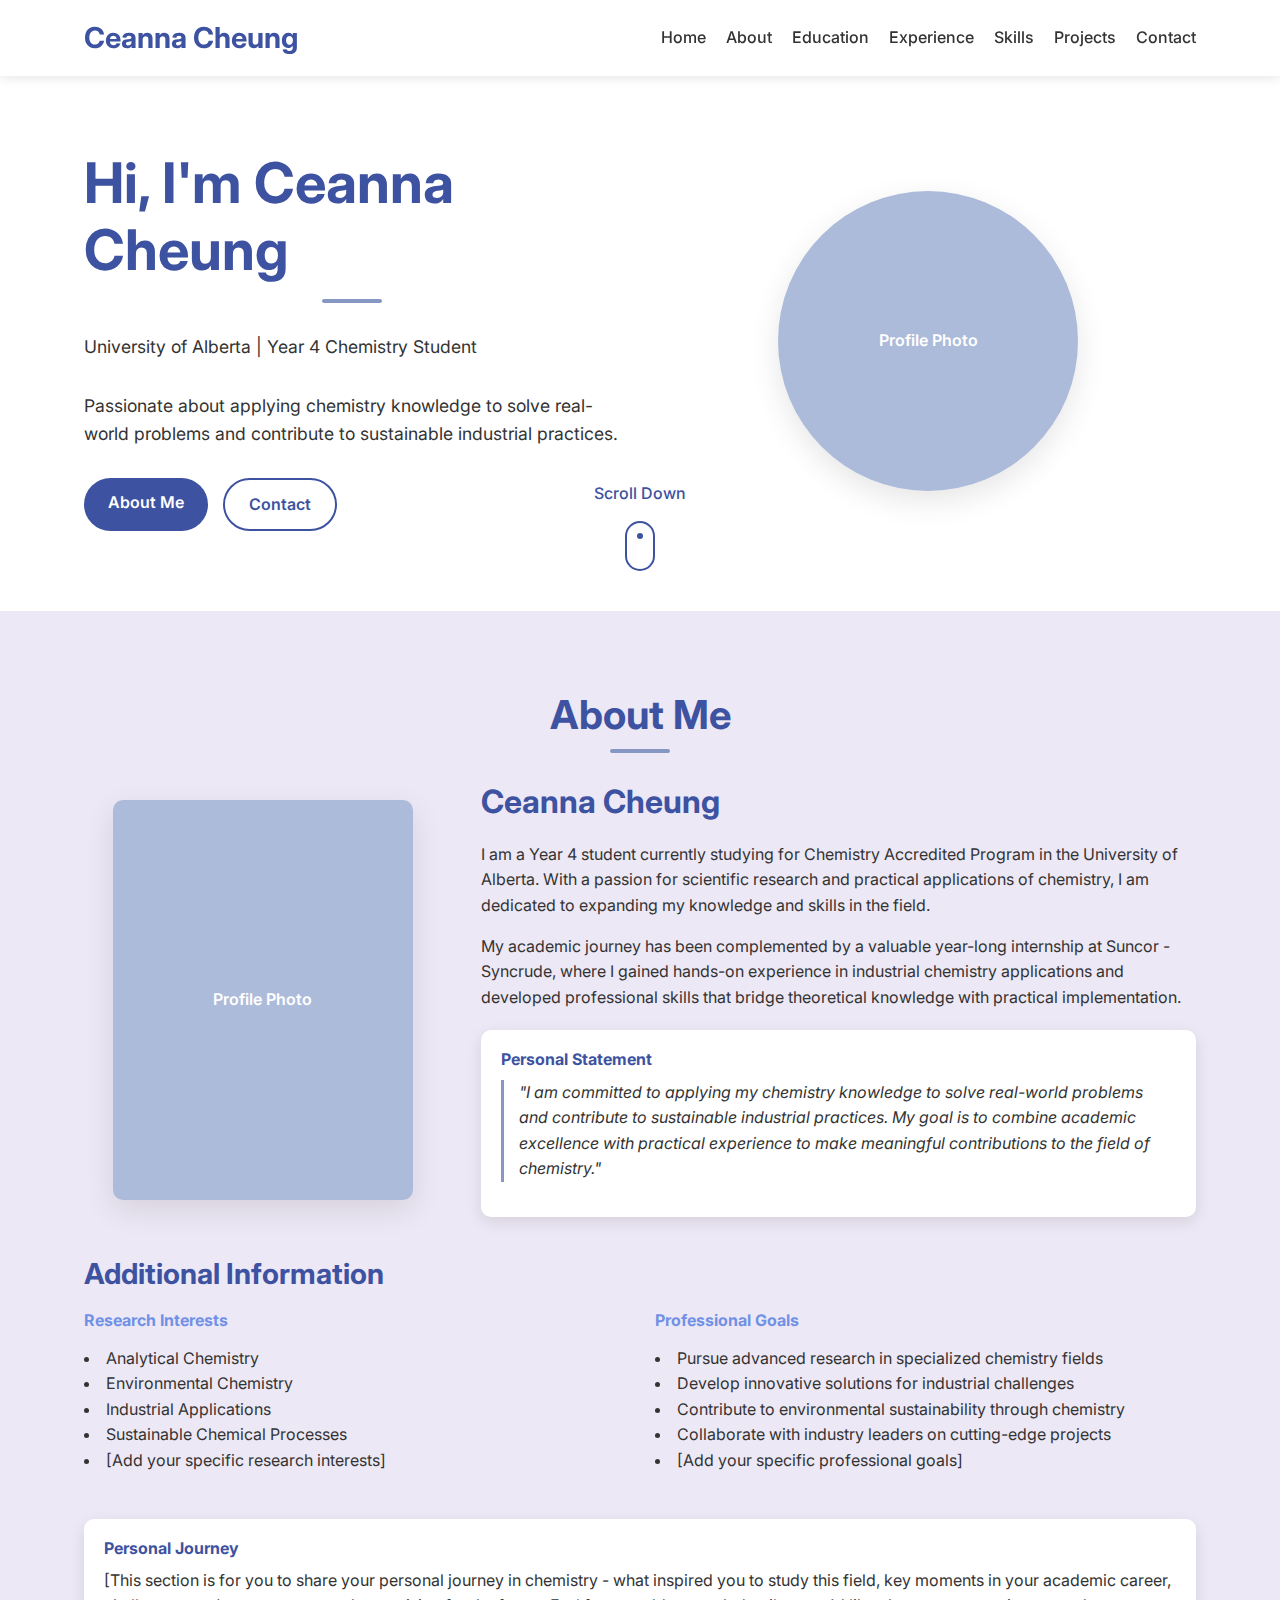
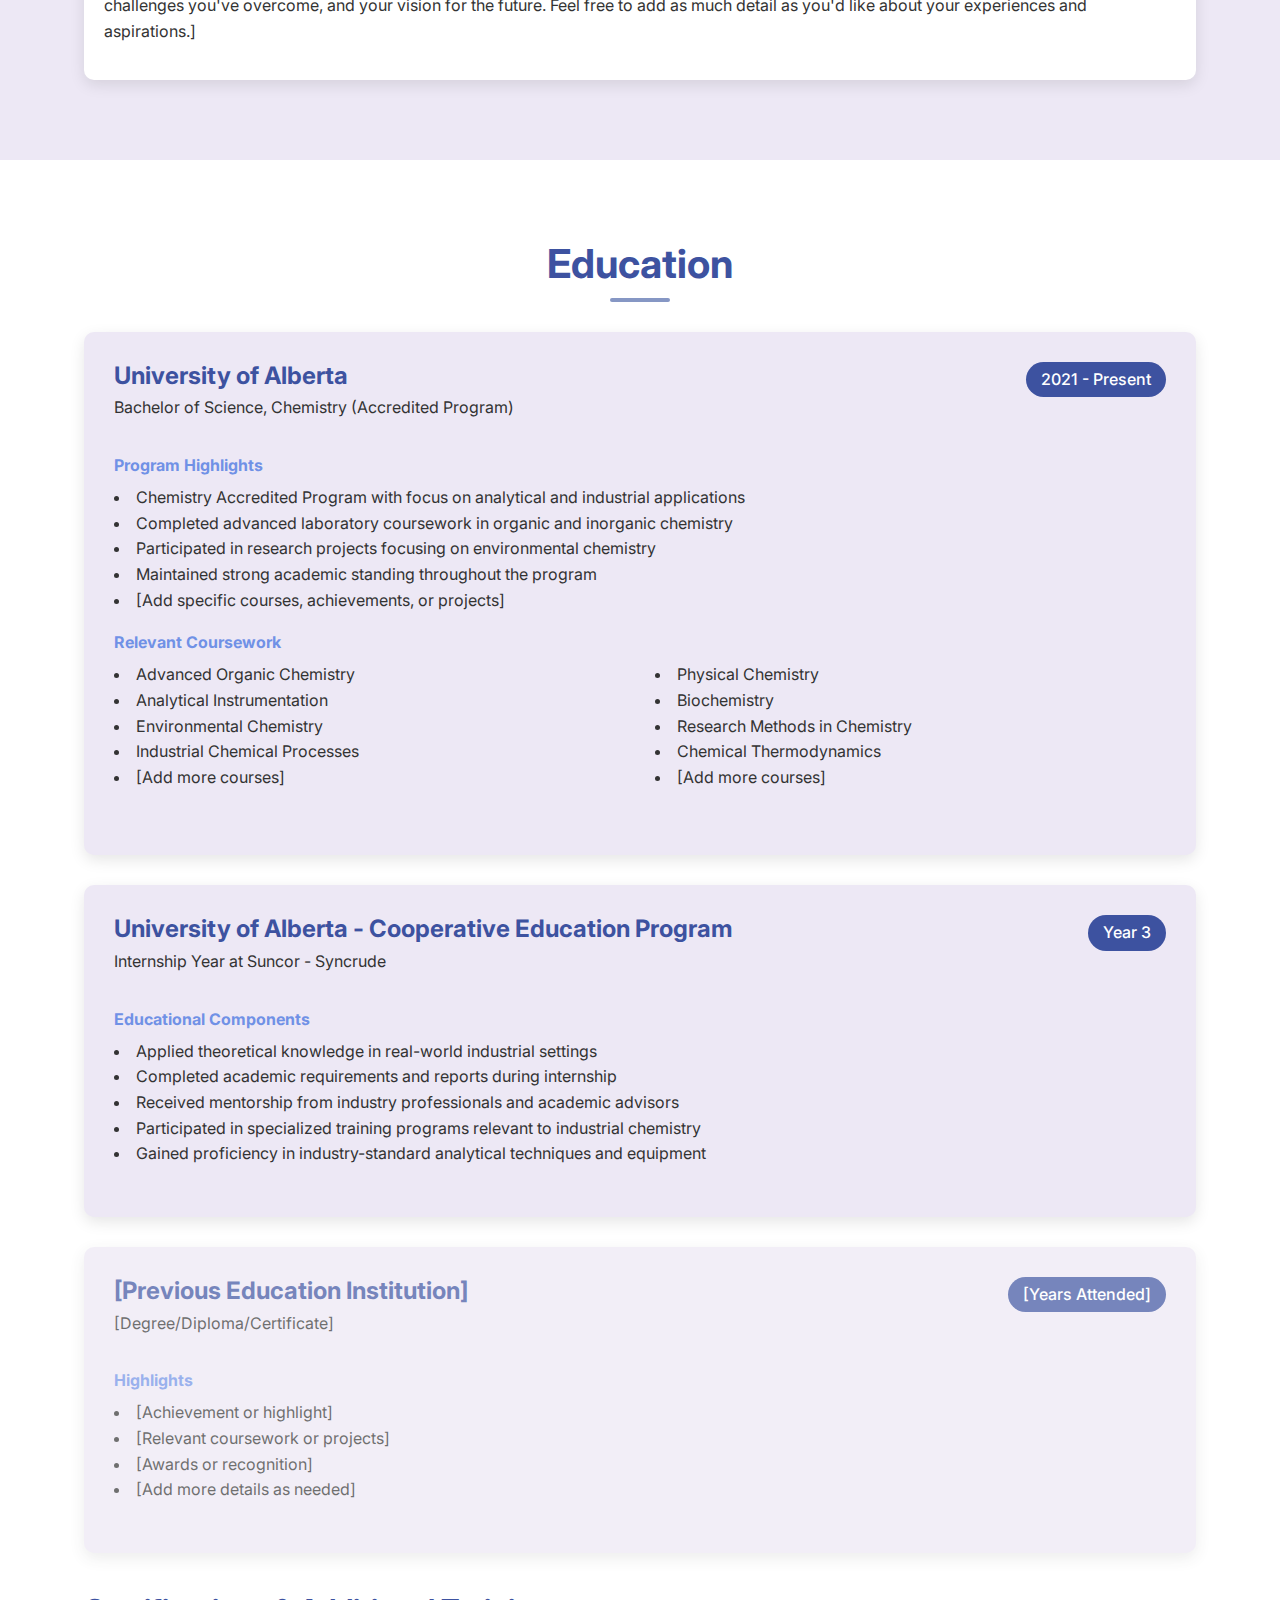
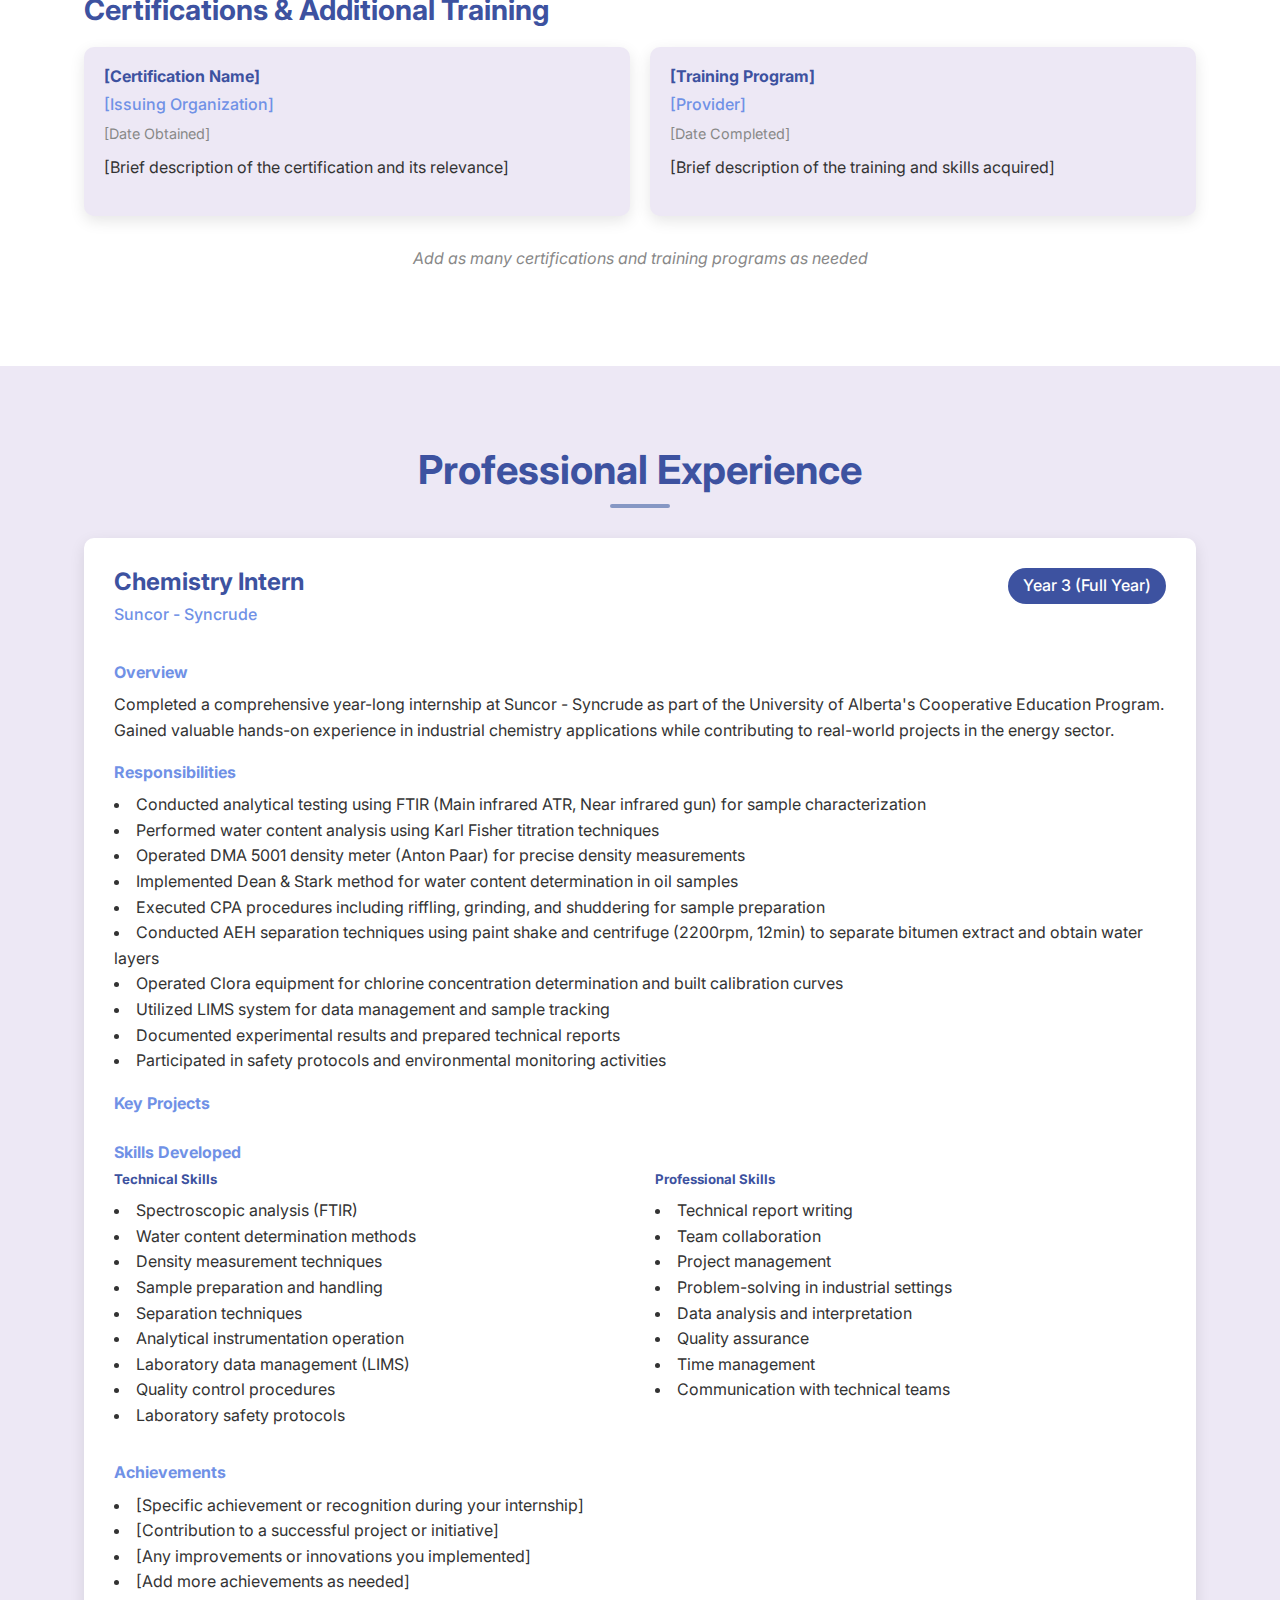
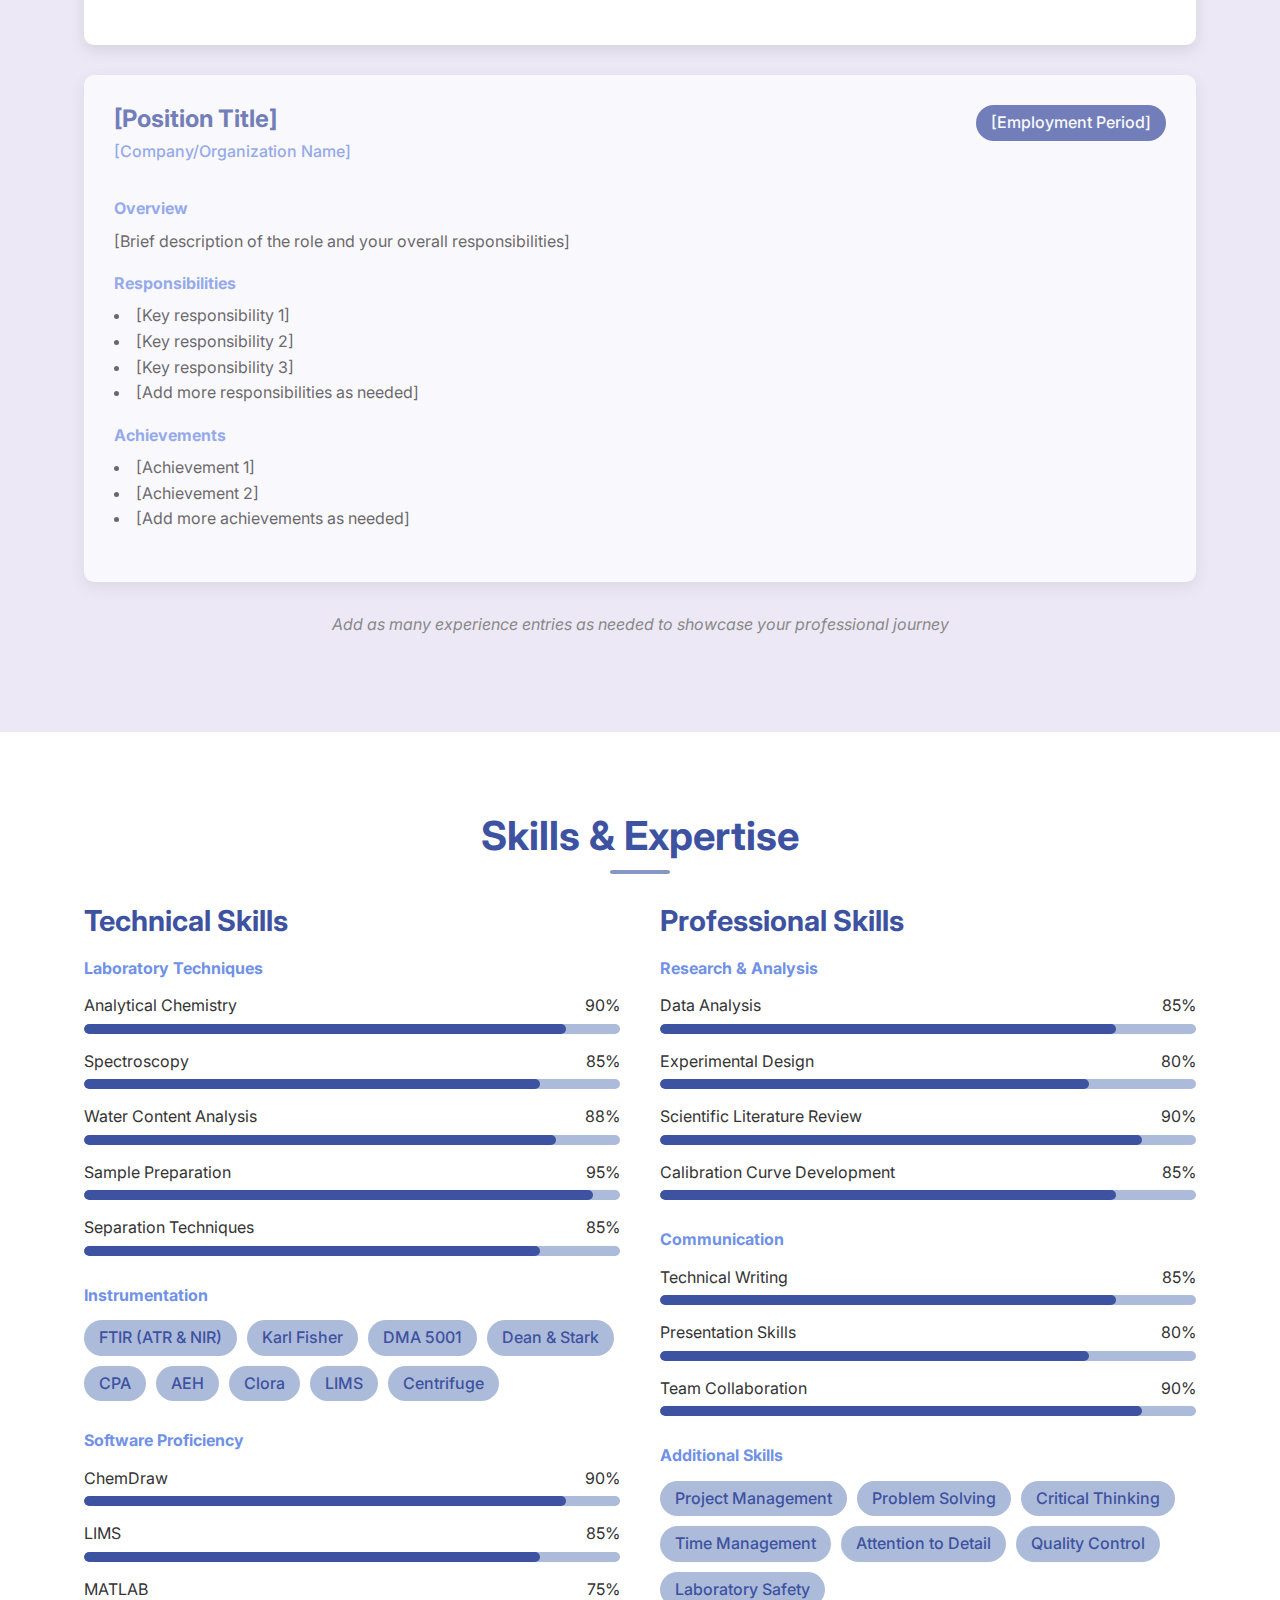
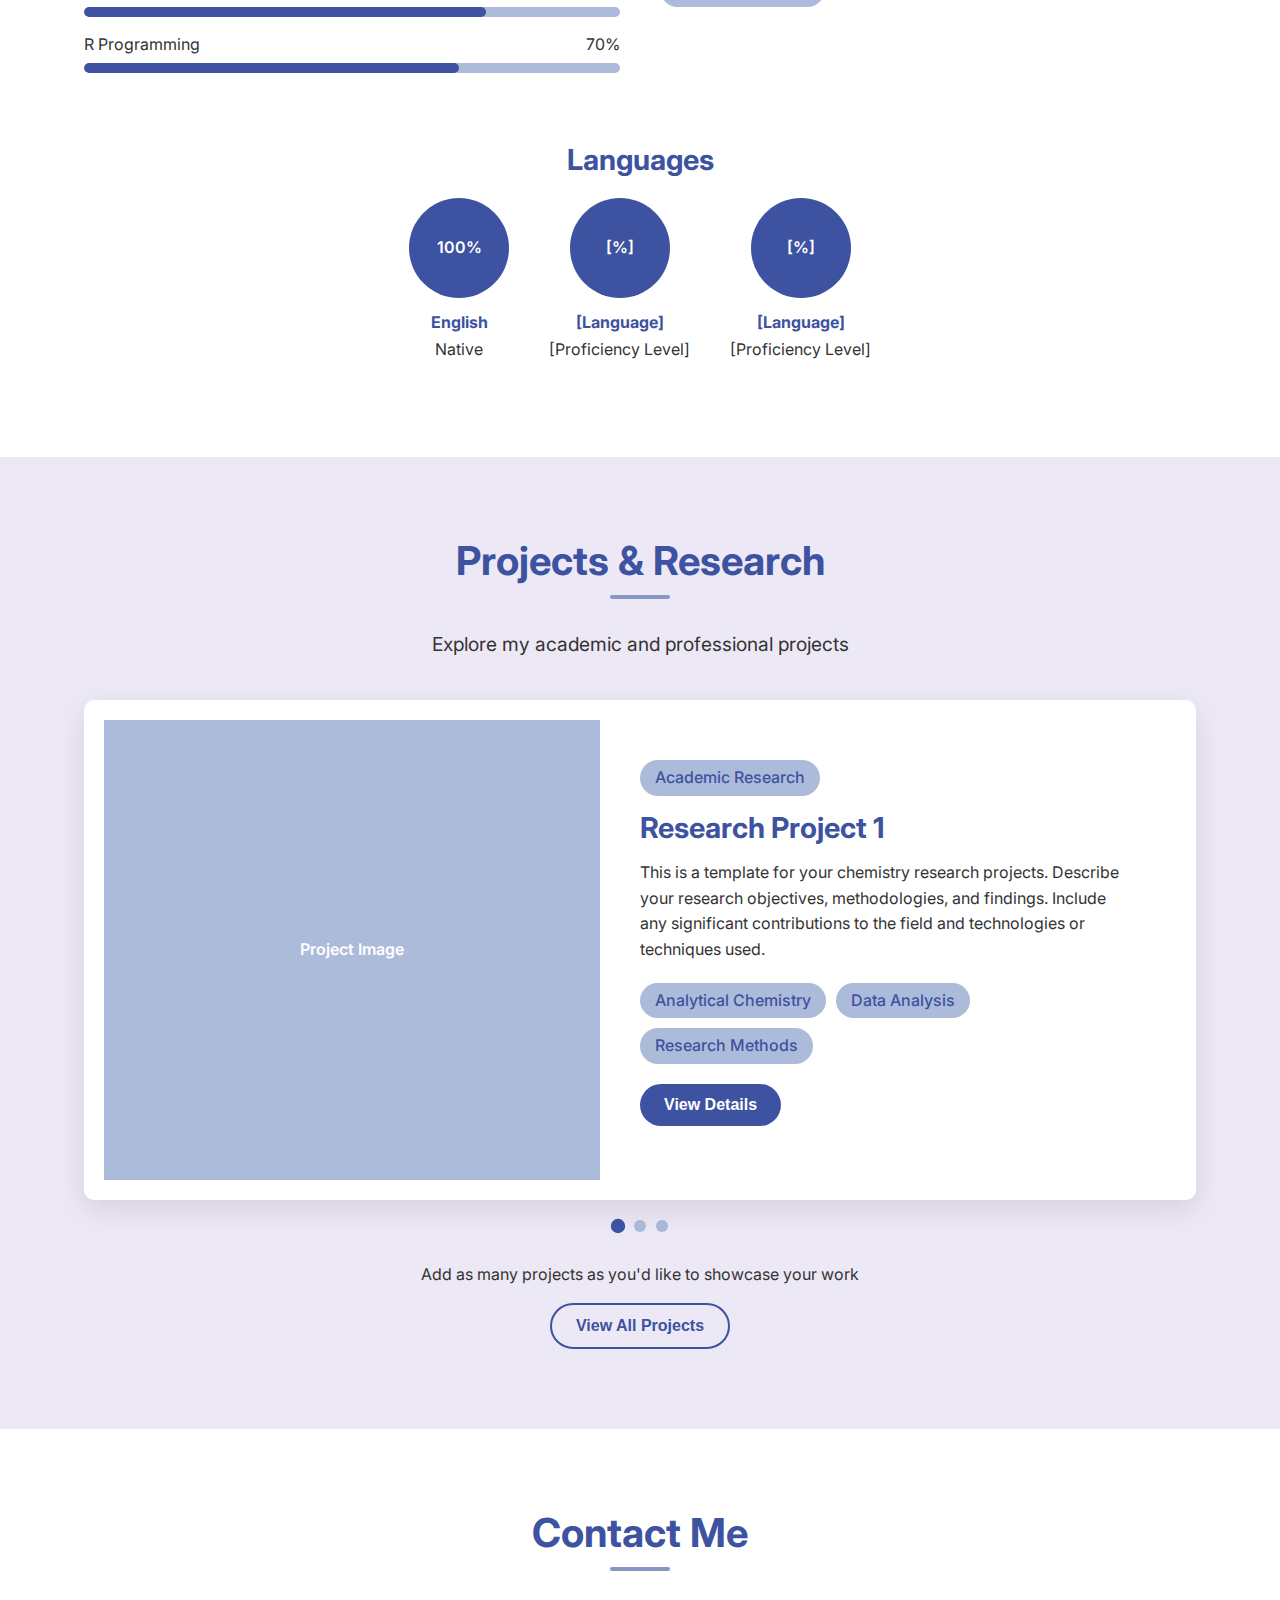
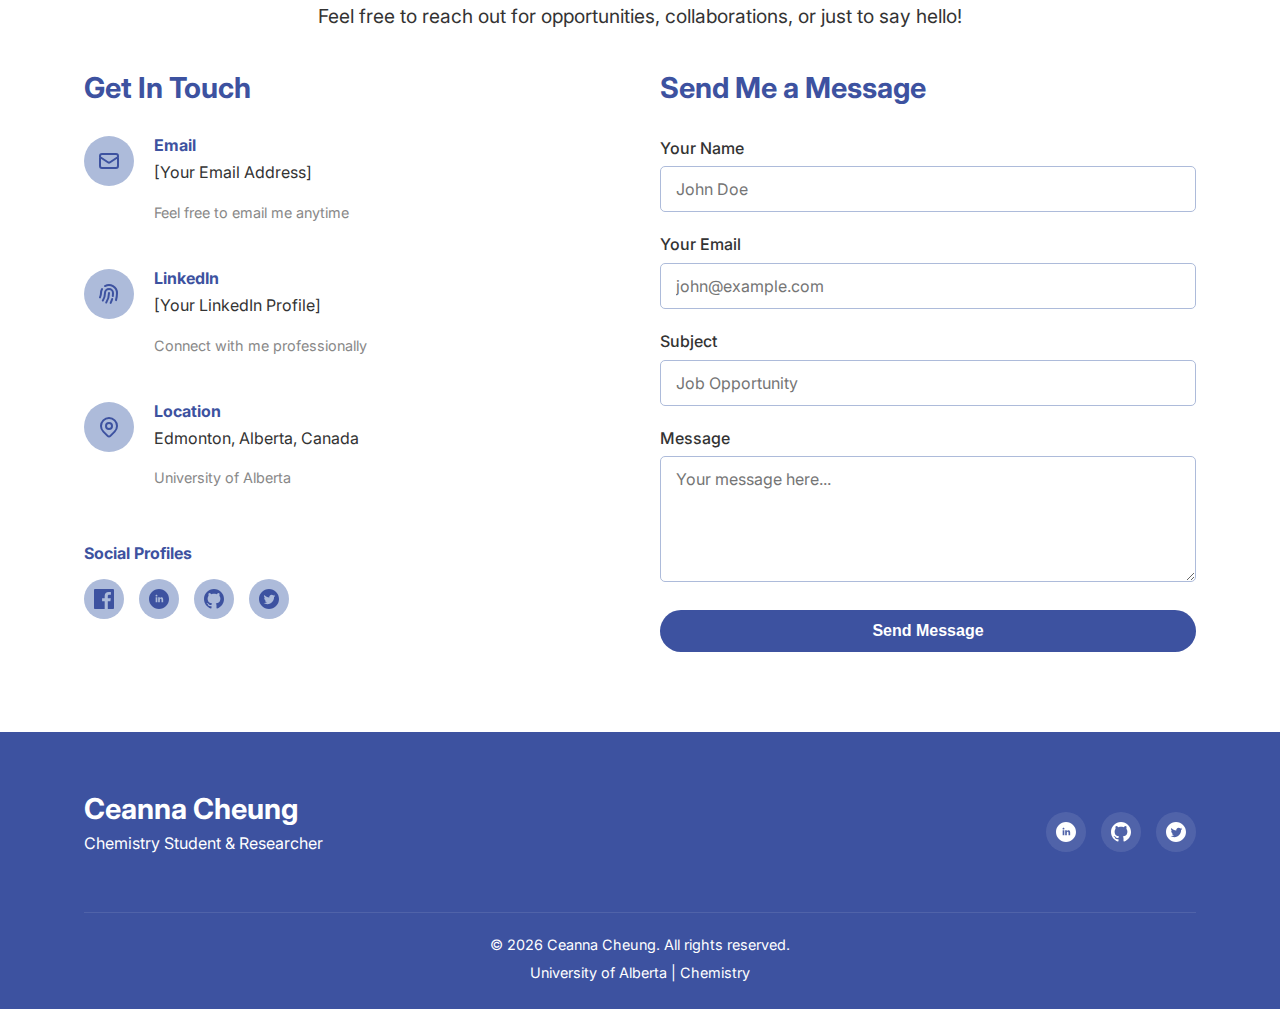
<file: index.html>
<!DOCTYPE html>
<html lang="en">
<head>
    <meta charset="UTF-8">
    <meta name="viewport" content="width=device-width, initial-scale=1.0">
    <title>Ceanna Cheung | Chemistry Student & Researcher</title>
    <link href="https://fonts.googleapis.com/css2?family=Inter:wght@300;400;500;600;700&display=swap" rel="stylesheet">
    <link rel="stylesheet" href="styles.css">
</head>
<body>
    <!-- Navigation -->
    <nav class="navbar">
        <div class="container">
            <a href="#" class="logo">Ceanna Cheung</a>
            <div class="nav-links">
                <a href="#home">Home</a>
                <a href="#about">About</a>
                <a href="#education">Education</a>
                <a href="#experience">Experience</a>
                <a href="#skills">Skills</a>
                <a href="#projects">Projects</a>
                <a href="#contact">Contact</a>
            </div>
            <div class="menu-btn">
                <span></span>
                <span></span>
                <span></span>
            </div>
        </div>
    </nav>

    <!-- Hero Section -->
    <section id="home" class="hero">
        <div class="container">
            <div class="hero-content">
                <h1>Hi, I'm Ceanna Cheung</h1>
                <div class="divider"></div>
                <h2 class="typing">Chemistry Student & Researcher</h2>
                <p>University of Alberta | Year 4 Chemistry Student</p>
                <p>Passionate about applying chemistry knowledge to solve real-world problems and contribute to sustainable industrial practices.</p>
                <div class="hero-buttons">
                    <a href="#about" class="btn btn-primary">About Me</a>
                    <a href="#contact" class="btn btn-outline">Contact</a>
                </div>
            </div>
            <div class="hero-image">
                <div class="profile-circle">
                    <span>Profile Photo</span>
                </div>
            </div>
        </div>
        <div class="scroll-indicator">
            <p>Scroll Down</p>
            <div class="mouse">
                <div class="wheel"></div>
            </div>
        </div>
    </section>

    <!-- About Section -->
    <section id="about" class="about">
        <div class="container">
            <h2 class="section-title">About Me</h2>
            <div class="divider"></div>
            
            <div class="about-content">
                <div class="about-image">
                    <div class="profile-photo">
                        <span>Profile Photo</span>
                    </div>
                </div>
                <div class="about-text">
                    <h3>Ceanna Cheung</h3>
                    <p>I am a Year 4 student currently studying for Chemistry Accredited Program in the University of Alberta. With a passion for scientific research and practical applications of chemistry, I am dedicated to expanding my knowledge and skills in the field.</p>
                    <p>My academic journey has been complemented by a valuable year-long internship at Suncor - Syncrude, where I gained hands-on experience in industrial chemistry applications and developed professional skills that bridge theoretical knowledge with practical implementation.</p>
                    <div class="personal-statement">
                        <h4>Personal Statement</h4>
                        <p class="quote">"I am committed to applying my chemistry knowledge to solve real-world problems and contribute to sustainable industrial practices. My goal is to combine academic excellence with practical experience to make meaningful contributions to the field of chemistry."</p>
                    </div>
                </div>
            </div>
            
            <div class="additional-info">
                <h3>Additional Information</h3>
                
                <div class="info-grid">
                    <div class="info-column">
                        <h4>Research Interests</h4>
                        <ul>
                            <li>Analytical Chemistry</li>
                            <li>Environmental Chemistry</li>
                            <li>Industrial Applications</li>
                            <li>Sustainable Chemical Processes</li>
                            <li>[Add your specific research interests]</li>
                        </ul>
                    </div>
                    
                    <div class="info-column">
                        <h4>Professional Goals</h4>
                        <ul>
                            <li>Pursue advanced research in specialized chemistry fields</li>
                            <li>Develop innovative solutions for industrial challenges</li>
                            <li>Contribute to environmental sustainability through chemistry</li>
                            <li>Collaborate with industry leaders on cutting-edge projects</li>
                            <li>[Add your specific professional goals]</li>
                        </ul>
                    </div>
                </div>
                
                <div class="personal-journey">
                    <h4>Personal Journey</h4>
                    <p>[This section is for you to share your personal journey in chemistry - what inspired you to study this field, key moments in your academic career, challenges you've overcome, and your vision for the future. Feel free to add as much detail as you'd like about your experiences and aspirations.]</p>
                </div>
            </div>
        </div>
    </section>

    <!-- Education Section -->
    <section id="education" class="education">
        <div class="container">
            <h2 class="section-title">Education</h2>
            <div class="divider"></div>
            
            <div class="education-item">
                <div class="edu-header">
                    <div>
                        <h3>University of Alberta</h3>
                        <p>Bachelor of Science, Chemistry (Accredited Program)</p>
                    </div>
                    <div class="edu-year">
                        <span>2021 - Present</span>
                    </div>
                </div>
                
                <div class="edu-details">
                    <div class="edu-section">
                        <h4>Program Highlights</h4>
                        <ul>
                            <li>Chemistry Accredited Program with focus on analytical and industrial applications</li>
                            <li>Completed advanced laboratory coursework in organic and inorganic chemistry</li>
                            <li>Participated in research projects focusing on environmental chemistry</li>
                            <li>Maintained strong academic standing throughout the program</li>
                            <li>[Add specific courses, achievements, or projects]</li>
                        </ul>
                    </div>
                    
                    <div class="edu-section">
                        <h4>Relevant Coursework</h4>
                        <div class="courses-grid">
                            <ul>
                                <li>Advanced Organic Chemistry</li>
                                <li>Analytical Instrumentation</li>
                                <li>Environmental Chemistry</li>
                                <li>Industrial Chemical Processes</li>
                                <li>[Add more courses]</li>
                            </ul>
                            <ul>
                                <li>Physical Chemistry</li>
                                <li>Biochemistry</li>
                                <li>Research Methods in Chemistry</li>
                                <li>Chemical Thermodynamics</li>
                                <li>[Add more courses]</li>
                            </ul>
                        </div>
                    </div>
                </div>
            </div>
            
            <div class="education-item">
                <div class="edu-header">
                    <div>
                        <h3>University of Alberta - Cooperative Education Program</h3>
                        <p>Internship Year at Suncor - Syncrude</p>
                    </div>
                    <div class="edu-year">
                        <span>Year 3</span>
                    </div>
                </div>
                
                <div class="edu-details">
                    <div class="edu-section">
                        <h4>Educational Components</h4>
                        <ul>
                            <li>Applied theoretical knowledge in real-world industrial settings</li>
                            <li>Completed academic requirements and reports during internship</li>
                            <li>Received mentorship from industry professionals and academic advisors</li>
                            <li>Participated in specialized training programs relevant to industrial chemistry</li>
                            <li>Gained proficiency in industry-standard analytical techniques and equipment</li>
                        </ul>
                    </div>
                </div>
            </div>
            
            <div class="education-item template">
                <div class="edu-header">
                    <div>
                        <h3>[Previous Education Institution]</h3>
                        <p>[Degree/Diploma/Certificate]</p>
                    </div>
                    <div class="edu-year">
                        <span>[Years Attended]</span>
                    </div>
                </div>
                
                <div class="edu-details">
                    <div class="edu-section">
                        <h4>Highlights</h4>
                        <ul>
                            <li>[Achievement or highlight]</li>
                            <li>[Relevant coursework or projects]</li>
                            <li>[Awards or recognition]</li>
                            <li>[Add more details as needed]</li>
                        </ul>
                    </div>
                </div>
            </div>
            
            <div class="certifications">
                <h3>Certifications & Additional Training</h3>
                
                <div class="cert-grid">
                    <div class="cert-item">
                        <h4>[Certification Name]</h4>
                        <p class="cert-org">[Issuing Organization]</p>
                        <p class="cert-date">[Date Obtained]</p>
                        <p class="cert-desc">[Brief description of the certification and its relevance]</p>
                    </div>
                    
                    <div class="cert-item">
                        <h4>[Training Program]</h4>
                        <p class="cert-org">[Provider]</p>
                        <p class="cert-date">[Date Completed]</p>
                        <p class="cert-desc">[Brief description of the training and skills acquired]</p>
                    </div>
                </div>
                
                <p class="template-note">Add as many certifications and training programs as needed</p>
            </div>
        </div>
    </section>

    <!-- Experience Section -->
    <section id="experience" class="experience">
        <div class="container">
            <h2 class="section-title">Professional Experience</h2>
            <div class="divider"></div>
            
            <div class="experience-item">
                <div class="exp-header">
                    <div>
                        <h3>Chemistry Intern</h3>
                        <p class="company">Suncor - Syncrude</p>
                    </div>
                    <div class="exp-year">
                        <span>Year 3 (Full Year)</span>
                    </div>
                </div>
                
                <div class="exp-details">
                    <div class="exp-section">
                        <h4>Overview</h4>
                        <p>Completed a comprehensive year-long internship at Suncor - Syncrude as part of the University of Alberta's Cooperative Education Program. Gained valuable hands-on experience in industrial chemistry applications while contributing to real-world projects in the energy sector.</p>
                    </div>
                    
                    <div class="exp-section">
                        <h4>Responsibilities</h4>
                        <ul>
                            <li>Conducted analytical testing using FTIR (Main infrared ATR, Near infrared gun) for sample characterization</li>
                            <li>Performed water content analysis using Karl Fisher titration techniques</li>
                            <li>Operated DMA 5001 density meter (Anton Paar) for precise density measurements</li>
                            <li>Implemented Dean & Stark method for water content determination in oil samples</li>
                            <li>Executed CPA procedures including riffling, grinding, and shuddering for sample preparation</li>
                            <li>Conducted AEH separation techniques using paint shake and centrifuge (2200rpm, 12min) to separate bitumen extract and obtain water layers</li>
                            <li>Operated Clora equipment for chlorine concentration determination and built calibration curves</li>
                            <li>Utilized LIMS system for data management and sample tracking</li>
                            <li>Documented experimental results and prepared technical reports</li>
                            <li>Participated in safety protocols and environmental monitoring activities</li>
                        </ul>
                    </div>
                    
                    <div class="exp-section">
                        <h4>Key Projects</h4>
                        <div class="projects-list">
                            <div class="project-card">
                                <h5>[Project Title 1]</h5>
                                <p>[Detailed description of a significant project you worked on during your internship. Include your role, the objectives, methodologies used, and outcomes achieved.]</p>
                            </div>
                            
                            <div class="project-card">
                                <h5>[Project Title 2]</h5>
                                <p>[Detailed description of another project you contributed to. Highlight specific chemistry techniques or analyses you performed and how they contributed to the project's success.]</p>
                            </div>
                        </div>
                    </div>
                    
                    <div class="exp-section">
                        <h4>Skills Developed</h4>
                        <div class="skills-grid">
                            <div>
                                <h5>Technical Skills</h5>
                                <ul>
                                    <li>Spectroscopic analysis (FTIR)</li>
                                    <li>Water content determination methods</li>
                                    <li>Density measurement techniques</li>
                                    <li>Sample preparation and handling</li>
                                    <li>Separation techniques</li>
                                    <li>Analytical instrumentation operation</li>
                                    <li>Laboratory data management (LIMS)</li>
                                    <li>Quality control procedures</li>
                                    <li>Laboratory safety protocols</li>
                                </ul>
                            </div>
                            
                            <div>
                                <h5>Professional Skills</h5>
                                <ul>
                                    <li>Technical report writing</li>
                                    <li>Team collaboration</li>
                                    <li>Project management</li>
                                    <li>Problem-solving in industrial settings</li>
                                    <li>Data analysis and interpretation</li>
                                    <li>Quality assurance</li>
                                    <li>Time management</li>
                                    <li>Communication with technical teams</li>
                                </ul>
                            </div>
                        </div>
                    </div>
                    
                    <div class="exp-section">
                        <h4>Achievements</h4>
                        <ul>
                            <li>[Specific achievement or recognition during your internship]</li>
                            <li>[Contribution to a successful project or initiative]</li>
                            <li>[Any improvements or innovations you implemented]</li>
                            <li>[Add more achievements as needed]</li>
                        </ul>
                    </div>
                </div>
            </div>
            
            <div class="experience-item template">
                <div class="exp-header">
                    <div>
                        <h3>[Position Title]</h3>
                        <p class="company">[Company/Organization Name]</p>
                    </div>
                    <div class="exp-year">
                        <span>[Employment Period]</span>
                    </div>
                </div>
                
                <div class="exp-details">
                    <div class="exp-section">
                        <h4>Overview</h4>
                        <p>[Brief description of the role and your overall responsibilities]</p>
                    </div>
                    
                    <div class="exp-section">
                        <h4>Responsibilities</h4>
                        <ul>
                            <li>[Key responsibility 1]</li>
                            <li>[Key responsibility 2]</li>
                            <li>[Key responsibility 3]</li>
                            <li>[Add more responsibilities as needed]</li>
                        </ul>
                    </div>
                    
                    <div class="exp-section">
                        <h4>Achievements</h4>
                        <ul>
                            <li>[Achievement 1]</li>
                            <li>[Achievement 2]</li>
                            <li>[Add more achievements as needed]</li>
                        </ul>
                    </div>
                </div>
            </div>
            
            <p class="template-note">Add as many experience entries as needed to showcase your professional journey</p>
        </div>
    </section>

    <!-- Skills Section -->
    <section id="skills" class="skills">
        <div class="container">
            <h2 class="section-title">Skills & Expertise</h2>
            <div class="divider"></div>
            
            <div class="skills-container">
                <div class="skills-column">
                    <h3>Technical Skills</h3>
                    
                    <div class="skills-group">
                        <h4>Laboratory Techniques</h4>
                        <div class="skill-bars">
                            <div class="skill-item">
                                <div class="skill-info">
                                    <span>Analytical Chemistry</span>
                                    <span>90%</span>
                                </div>
                                <div class="skill-bar">
                                    <div class="skill-level" style="width: 90%"></div>
                                </div>
                            </div>
                            
                            <div class="skill-item">
                                <div class="skill-info">
                                    <span>Spectroscopy</span>
                                    <span>85%</span>
                                </div>
                                <div class="skill-bar">
                                    <div class="skill-level" style="width: 85%"></div>
                                </div>
                            </div>
                            
                            <div class="skill-item">
                                <div class="skill-info">
                                    <span>Water Content Analysis</span>
                                    <span>88%</span>
                                </div>
                                <div class="skill-bar">
                                    <div class="skill-level" style="width: 88%"></div>
                                </div>
                            </div>
                            
                            <div class="skill-item">
                                <div class="skill-info">
                                    <span>Sample Preparation</span>
                                    <span>95%</span>
                                </div>
                                <div class="skill-bar">
                                    <div class="skill-level" style="width: 95%"></div>
                                </div>
                            </div>
                            
                            <div class="skill-item">
                                <div class="skill-info">
                                    <span>Separation Techniques</span>
                                    <span>85%</span>
                                </div>
                                <div class="skill-bar">
                                    <div class="skill-level" style="width: 85%"></div>
                                </div>
                            </div>
                        </div>
                    </div>
                    
                    <div class="skills-group">
                        <h4>Instrumentation</h4>
                        <div class="skill-tags">
                            <span class="skill-tag">FTIR (ATR & NIR)</span>
                            <span class="skill-tag">Karl Fisher</span>
                            <span class="skill-tag">DMA 5001</span>
                            <span class="skill-tag">Dean & Stark</span>
                            <span class="skill-tag">CPA</span>
                            <span class="skill-tag">AEH</span>
                            <span class="skill-tag">Clora</span>
                            <span class="skill-tag">LIMS</span>
                            <span class="skill-tag">Centrifuge</span>
                        </div>
                    </div>
                    
                    <div class="skills-group">
                        <h4>Software Proficiency</h4>
                        <div class="skill-bars">
                            <div class="skill-item">
                                <div class="skill-info">
                                    <span>ChemDraw</span>
                                    <span>90%</span>
                                </div>
                                <div class="skill-bar">
                                    <div class="skill-level" style="width: 90%"></div>
                                </div>
                            </div>
                            
                            <div class="skill-item">
                                <div class="skill-info">
                                    <span>LIMS</span>
                                    <span>85%</span>
                                </div>
                                <div class="skill-bar">
                                    <div class="skill-level" style="width: 85%"></div>
                                </div>
                            </div>
                            
                            <div class="skill-item">
                                <div class="skill-info">
                                    <span>MATLAB</span>
                                    <span>75%</span>
                                </div>
                                <div class="skill-bar">
                                    <div class="skill-level" style="width: 75%"></div>
                                </div>
                            </div>
                            
                            <div class="skill-item">
                                <div class="skill-info">
                                    <span>R Programming</span>
                                    <span>70%</span>
                                </div>
                                <div class="skill-bar">
                                    <div class="skill-level" style="width: 70%"></div>
                                </div>
                            </div>
                        </div>
                    </div>
                </div>
                
                <div class="skills-column">
                    <h3>Professional Skills</h3>
                    
                    <div class="skills-group">
                        <h4>Research & Analysis</h4>
                        <div class="skill-bars">
                            <div class="skill-item">
                                <div class="skill-info">
                                    <span>Data Analysis</span>
                                    <span>85%</span>
                                </div>
                                <div class="skill-bar">
                                    <div class="skill-level" style="width: 85%"></div>
                                </div>
                            </div>
                            
                            <div class="skill-item">
                                <div class="skill-info">
                                    <span>Experimental Design</span>
                                    <span>80%</span>
                                </div>
                                <div class="skill-bar">
                                    <div class="skill-level" style="width: 80%"></div>
                                </div>
                            </div>
                            
                            <div class="skill-item">
                                <div class="skill-info">
                                    <span>Scientific Literature Review</span>
                                    <span>90%</span>
                                </div>
                                <div class="skill-bar">
                                    <div class="skill-level" style="width: 90%"></div>
                                </div>
                            </div>
                            
                            <div class="skill-item">
                                <div class="skill-info">
                                    <span>Calibration Curve Development</span>
                                    <span>85%</span>
                                </div>
                                <div class="skill-bar">
                                    <div class="skill-level" style="width: 85%"></div>
                                </div>
                            </div>
                        </div>
                    </div>
                    
                    <div class="skills-group">
                        <h4>Communication</h4>
                        <div class="skill-bars">
                            <div class="skill-item">
                                <div class="skill-info">
                                    <span>Technical Writing</span>
                                    <span>85%</span>
                                </div>
                                <div class="skill-bar">
                                    <div class="skill-level" style="width: 85%"></div>
                                </div>
                            </div>
                            
                            <div class="skill-item">
                                <div class="skill-info">
                                    <span>Presentation Skills</span>
                                    <span>80%</span>
                                </div>
                                <div class="skill-bar">
                                    <div class="skill-level" style="width: 80%"></div>
                                </div>
                            </div>
                            
                            <div class="skill-item">
                                <div class="skill-info">
                                    <span>Team Collaboration</span>
                                    <span>90%</span>
                                </div>
                                <div class="skill-bar">
                                    <div class="skill-level" style="width: 90%"></div>
                                </div>
                            </div>
                        </div>
                    </div>
                    
                    <div class="skills-group">
                        <h4>Additional Skills</h4>
                        <div class="skill-tags">
                            <span class="skill-tag">Project Management</span>
                            <span class="skill-tag">Problem Solving</span>
                            <span class="skill-tag">Critical Thinking</span>
                            <span class="skill-tag">Time Management</span>
                            <span class="skill-tag">Attention to Detail</span>
                            <span class="skill-tag">Quality Control</span>
                            <span class="skill-tag">Laboratory Safety</span>
                        </div>
                    </div>
                </div>
            </div>
            
            <div class="languages">
                <h3>Languages</h3>
                
                <div class="language-grid">
                    <div class="language-item">
                        <div class="language-circle">100%</div>
                        <h4>English</h4>
                        <p>Native</p>
                    </div>
                    
                    <div class="language-item">
                        <div class="language-circle">[%]</div>
                        <h4>[Language]</h4>
                        <p>[Proficiency Level]</p>
                    </div>
                    
                    <div class="language-item">
                        <div class="language-circle">[%]</div>
                        <h4>[Language]</h4>
                        <p>[Proficiency Level]</p>
                    </div>
                </div>
            </div>
        </div>
    </section>

    <!-- Projects Section -->
    <section id="projects" class="projects">
        <div class="container">
            <h2 class="section-title">Projects & Research</h2>
            <div class="divider"></div>
            
            <p class="section-intro">Explore my academic and professional projects</p>
            
            <div class="project-showcase">
                <div class="project-card active" data-index="0">
                    <div class="project-image">
                        <span>Project Image</span>
                    </div>
                    <div class="project-details">
                        <span class="project-category">Academic Research</span>
                        <h3>Research Project 1</h3>
                        <p>This is a template for your chemistry research projects. Describe your research objectives, methodologies, and findings. Include any significant contributions to the field and technologies or techniques used.</p>
                        <div class="project-skills">
                            <span>Analytical Chemistry</span>
                            <span>Data Analysis</span>
                            <span>Research Methods</span>
                        </div>
                        <button class="btn btn-primary">View Details</button>
                    </div>
                </div>
                
                <div class="project-card" data-index="1">
                    <div class="project-image">
                        <span>Project Image</span>
                    </div>
                    <div class="project-details">
                        <span class="project-category">University Project</span>
                        <h3>Laboratory Experiment</h3>
                        <p>Describe a significant laboratory experiment you conducted as part of your studies. Explain the purpose, procedure, results, and conclusions. Highlight any innovative approaches or challenges you overcame.</p>
                        <div class="project-skills">
                            <span>Laboratory Techniques</span>
                            <span>Experimental Design</span>
                            <span>Documentation</span>
                        </div>
                        <button class="btn btn-primary">View Details</button>
                    </div>
                </div>
                
                <div class="project-card" data-index="2">
                    <div class="project-image">
                        <span>Project Image</span>
                    </div>
                    <div class="project-details">
                        <span class="project-category">Internship Work</span>
                        <h3>Syncrude Project</h3>
                        <p>Detail a specific project you worked on during your internship at Suncor - Syncrude. Explain your role, the project objectives, methodologies used, and outcomes achieved. Highlight the real-world impact of your work.</p>
                        <div class="project-skills">
                            <span>Industrial Chemistry</span>
                            <span>Quality Control</span>
                            <span>Team Collaboration</span>
                        </div>
                        <button class="btn btn-primary">View Details</button>
                    </div>
                </div>
            </div>
            
            <div class="project-navigation">
                <button class="nav-dot active" data-index="0"></button>
                <button class="nav-dot" data-index="1"></button>
                <button class="nav-dot" data-index="2"></button>
            </div>
            
            <div class="project-template">
                <p>Add as many projects as you'd like to showcase your work</p>
                <button class="btn btn-outline">View All Projects</button>
            </div>
        </div>
    </section>

    <!-- Contact Section -->
    <section id="contact" class="contact">
        <div class="container">
            <h2 class="section-title">Contact Me</h2>
            <div class="divider"></div>
            
            <p class="section-intro">Feel free to reach out for opportunities, collaborations, or just to say hello!</p>
            
            <div class="contact-container">
                <div class="contact-info">
                    <h3>Get In Touch</h3>
                    
                    <div class="info-item">
                        <div class="info-icon">
                            <svg xmlns="http://www.w3.org/2000/svg" fill="none" viewBox="0 0 24 24" stroke="currentColor">
                                <path stroke-linecap="round" stroke-linejoin="round" stroke-width="2" d="M3 8l7.89 5.26a2 2 0 002.22 0L21 8M5 19h14a2 2 0 002-2V7a2 2 0 00-2-2H5a2 2 0 00-2 2v10a2 2 0 002 2z" />
                            </svg>
                        </div>
                        <div class="info-content">
                            <h4>Email</h4>
                            <p>[Your Email Address]</p>
                            <p class="info-note">Feel free to email me anytime</p>
                        </div>
                    </div>
                    
                    <div class="info-item">
                        <div class="info-icon">
                            <svg xmlns="http://www.w3.org/2000/svg" fill="none" viewBox="0 0 24 24" stroke="currentColor">
                                <path stroke-linecap="round" stroke-linejoin="round" stroke-width="2" d="M12 11c0 3.517-1.009 6.799-2.753 9.571m-3.44-2.04l.054-.09A13.916 13.916 0 008 11a4 4 0 118 0c0 1.017-.07 2.019-.203 3m-2.118 6.844A21.88 21.88 0 0015.171 17m3.839 1.132c.645-2.266.99-4.659.99-7.132A8 8 0 008 4.07M3 15.364c.64-1.319 1-2.8 1-4.364 0-1.457.39-2.823 1.07-4" />
                            </svg>
                        </div>
                        <div class="info-content">
                            <h4>LinkedIn</h4>
                            <p>[Your LinkedIn Profile]</p>
                            <p class="info-note">Connect with me professionally</p>
                        </div>
                    </div>
                    
                    <div class="info-item">
                        <div class="info-icon">
                            <svg xmlns="http://www.w3.org/2000/svg" fill="none" viewBox="0 0 24 24" stroke="currentColor">
                                <path stroke-linecap="round" stroke-linejoin="round" stroke-width="2" d="M17.657 16.657L13.414 20.9a1.998 1.998 0 01-2.827 0l-4.244-4.243a8 8 0 1111.314 0z" />
                                <path stroke-linecap="round" stroke-linejoin="round" stroke-width="2" d="M15 11a3 3 0 11-6 0 3 3 0 016 0z" />
                            </svg>
                        </div>
                        <div class="info-content">
                            <h4>Location</h4>
                            <p>Edmonton, Alberta, Canada</p>
                            <p class="info-note">University of Alberta</p>
                        </div>
                    </div>
                    
                    <div class="social-profiles">
                        <h4>Social Profiles</h4>
                        <div class="social-icons">
                            <a href="#" class="social-icon">
                                <svg xmlns="http://www.w3.org/2000/svg" fill="currentColor" viewBox="0 0 24 24">
                                    <path d="M22.675 0h-21.35c-.732 0-1.325.593-1.325 1.325v21.351c0 .731.593 1.324 1.325 1.324h11.495v-9.294h-3.128v-3.622h3.128v-2.671c0-3.1 1.893-4.788 4.659-4.788 1.325 0 2.463.099 2.795.143v3.24l-1.918.001c-1.504 0-1.795.715-1.795 1.763v2.313h3.587l-.467 3.622h-3.12v9.293h6.116c.73 0 1.323-.593 1.323-1.325v-21.35c0-.732-.593-1.325-1.325-1.325z" />
                                </svg>
                            </a>
                            <a href="#" class="social-icon">
                                <svg xmlns="http://www.w3.org/2000/svg" fill="currentColor" viewBox="0 0 24 24">
                                    <path d="M12 0c-6.627 0-12 5.373-12 12s5.373 12 12 12 12-5.373 12-12-5.373-12-12-12zm-2 16h-2v-6h2v6zm-1-6.891c-.607 0-1.1-.496-1.1-1.109 0-.612.492-1.109 1.1-1.109s1.1.497 1.1 1.109c0 .613-.493 1.109-1.1 1.109zm8 6.891h-1.998v-2.861c0-1.881-2.002-1.722-2.002 0v2.861h-2v-6h2v1.093c.872-1.616 4-1.736 4 1.548v3.359z" />
                                </svg>
                            </a>
                            <a href="#" class="social-icon">
                                <svg xmlns="http://www.w3.org/2000/svg" fill="currentColor" viewBox="0 0 24 24">
                                    <path d="M12 0c-6.626 0-12 5.373-12 12 0 5.302 3.438 9.8 8.207 11.387.599.111.793-.261.793-.577v-2.234c-3.338.726-4.033-1.416-4.033-1.416-.546-1.387-1.333-1.756-1.333-1.756-1.089-.745.083-.729.083-.729 1.205.084 1.839 1.237 1.839 1.237 1.07 1.834 2.807 1.304 3.492.997.107-.775.418-1.305.762-1.604-2.665-.305-5.467-1.334-5.467-5.931 0-1.311.469-2.381 1.236-3.221-.124-.303-.535-1.524.117-3.176 0 0 1.008-.322 3.301 1.23.957-.266 1.983-.399 3.003-.404 1.02.005 2.047.138 3.006.404 2.291-1.552 3.297-1.23 3.297-1.23.653 1.653.242 2.874.118 3.176.77.84 1.235 1.911 1.235 3.221 0 4.609-2.807 5.624-5.479 5.921.43.372.823 1.102.823 2.222v3.293c0 .319.192.694.801.576 4.765-1.589 8.199-6.086 8.199-11.386 0-6.627-5.373-12-12-12z" />
                                </svg>
                            </a>
                            <a href="#" class="social-icon">
                                <svg xmlns="http://www.w3.org/2000/svg" fill="currentColor" viewBox="0 0 24 24">
                                    <path d="M12 0c-6.627 0-12 5.373-12 12s5.373 12 12 12 12-5.373 12-12-5.373-12-12-12zm6.066 9.645c.183 4.04-2.83 8.544-8.164 8.544-1.622 0-3.131-.476-4.402-1.291 1.524.18 3.045-.244 4.252-1.189-1.256-.023-2.317-.854-2.684-1.995.451.086.895.061 1.298-.049-1.381-.278-2.335-1.522-2.304-2.853.388.215.83.344 1.301.359-1.279-.855-1.641-2.544-.889-3.835 1.416 1.738 3.533 2.881 5.92 3.001-.419-1.796.944-3.527 2.799-3.527.825 0 1.572.349 2.096.907.654-.128 1.27-.368 1.824-.697-.215.671-.67 1.233-1.263 1.589.581-.07 1.135-.224 1.649-.453-.384.578-.87 1.084-1.433 1.489z" />
                                </svg>
                            </a>
                        </div>
                    </div>
                </div>
                
                <div class="contact-form">
                    <h3>Send Me a Message</h3>
                    
                    <form id="contactForm">
                        <div class="form-group">
                            <label for="name">Your Name</label>
                            <input type="text" id="name" name="name" placeholder="John Doe" required>
                        </div>
                        
                        <div class="form-group">
                            <label for="email">Your Email</label>
                            <input type="email" id="email" name="email" placeholder="john@example.com" required>
                        </div>
                        
                        <div class="form-group">
                            <label for="subject">Subject</label>
                            <input type="text" id="subject" name="subject" placeholder="Job Opportunity" required>
                        </div>
                        
                        <div class="form-group">
                            <label for="message">Message</label>
                            <textarea id="message" name="message" rows="5" placeholder="Your message here..." required></textarea>
                        </div>
                        
                        <button type="submit" class="btn btn-primary btn-block">Send Message</button>
                    </form>
                </div>
            </div>
        </div>
    </section>

    <!-- Footer -->
    <footer class="footer">
        <div class="container">
            <div class="footer-content">
                <div class="footer-info">
                    <h3>Ceanna Cheung</h3>
                    <p>Chemistry Student & Researcher</p>
                </div>
                
                <div class="footer-social">
                    <a href="#" class="social-link">
                        <svg xmlns="http://www.w3.org/2000/svg" fill="currentColor" viewBox="0 0 24 24">
                            <path d="M12 0c-6.627 0-12 5.373-12 12s5.373 12 12 12 12-5.373 12-12-5.373-12-12-12zm-2 16h-2v-6h2v6zm-1-6.891c-.607 0-1.1-.496-1.1-1.109 0-.612.492-1.109 1.1-1.109s1.1.497 1.1 1.109c0 .613-.493 1.109-1.1 1.109zm8 6.891h-1.998v-2.861c0-1.881-2.002-1.722-2.002 0v2.861h-2v-6h2v1.093c.872-1.616 4-1.736 4 1.548v3.359z" />
                        </svg>
                    </a>
                    <a href="#" class="social-link">
                        <svg xmlns="http://www.w3.org/2000/svg" fill="currentColor" viewBox="0 0 24 24">
                            <path d="M12 0c-6.626 0-12 5.373-12 12 0 5.302 3.438 9.8 8.207 11.387.599.111.793-.261.793-.577v-2.234c-3.338.726-4.033-1.416-4.033-1.416-.546-1.387-1.333-1.756-1.333-1.756-1.089-.745.083-.729.083-.729 1.205.084 1.839 1.237 1.839 1.237 1.07 1.834 2.807 1.304 3.492.997.107-.775.418-1.305.762-1.604-2.665-.305-5.467-1.334-5.467-5.931 0-1.311.469-2.381 1.236-3.221-.124-.303-.535-1.524.117-3.176 0 0 1.008-.322 3.301 1.23.957-.266 1.983-.399 3.003-.404 1.02.005 2.047.138 3.006.404 2.291-1.552 3.297-1.23 3.297-1.23.653 1.653.242 2.874.118 3.176.77.84 1.235 1.911 1.235 3.221 0 4.609-2.807 5.624-5.479 5.921.43.372.823 1.102.823 2.222v3.293c0 .319.192.694.801.576 4.765-1.589 8.199-6.086 8.199-11.386 0-6.627-5.373-12-12-12z" />
                        </svg>
                    </a>
                    <a href="#" class="social-link">
                        <svg xmlns="http://www.w3.org/2000/svg" fill="currentColor" viewBox="0 0 24 24">
                            <path d="M12 0c-6.627 0-12 5.373-12 12s5.373 12 12 12 12-5.373 12-12-5.373-12-12-12zm6.066 9.645c.183 4.04-2.83 8.544-8.164 8.544-1.622 0-3.131-.476-4.402-1.291 1.524.18 3.045-.244 4.252-1.189-1.256-.023-2.317-.854-2.684-1.995.451.086.895.061 1.298-.049-1.381-.278-2.335-1.522-2.304-2.853.388.215.83.344 1.301.359-1.279-.855-1.641-2.544-.889-3.835 1.416 1.738 3.533 2.881 5.92 3.001-.419-1.796.944-3.527 2.799-3.527.825 0 1.572.349 2.096.907.654-.128 1.27-.368 1.824-.697-.215.671-.67 1.233-1.263 1.589.581-.07 1.135-.224 1.649-.453-.384.578-.87 1.084-1.433 1.489z" />
                        </svg>
                    </a>
                </div>
            </div>
            
            <div class="footer-bottom">
                <p>&copy; <span id="currentYear"></span> Ceanna Cheung. All rights reserved.</p>
                <p>University of Alberta | Chemistry</p>
            </div>
        </div>
    </footer>

    <!-- Back to Top Button -->
    <button id="backToTop" class="back-to-top" aria-label="Back to top">
        <svg xmlns="http://www.w3.org/2000/svg" fill="none" viewBox="0 0 24 24" stroke="currentColor">
            <path stroke-linecap="round" stroke-linejoin="round" stroke-width="2" d="M5 10l7-7m0 0l7 7m-7-7v18" />
        </svg>
    </button>

    <script src="script.js"></script>
</body>
</html>
</file>
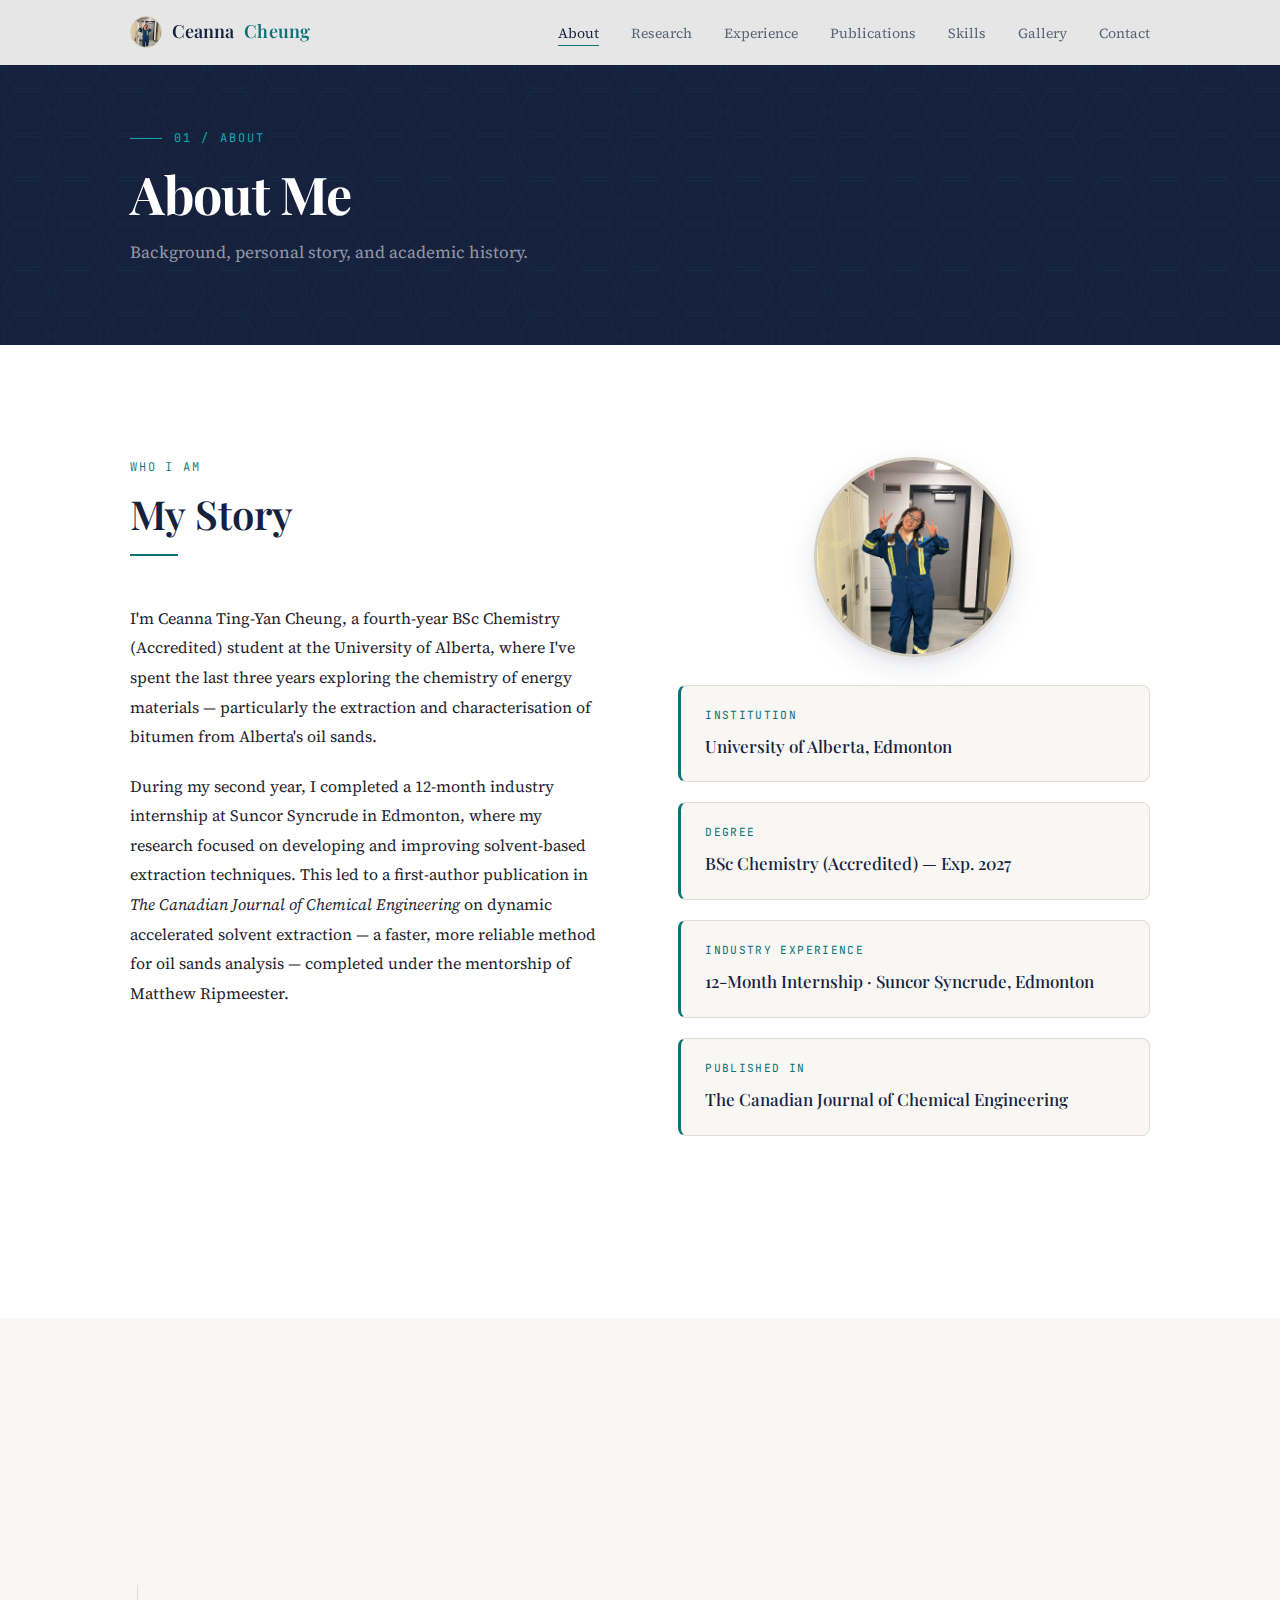
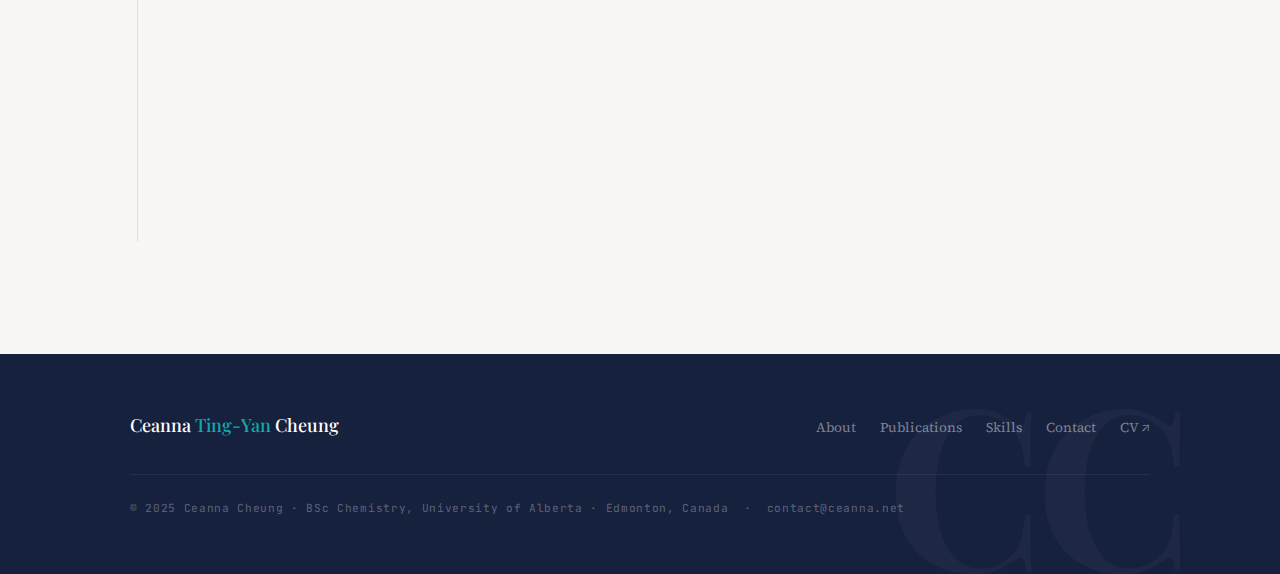
<file: about.html>
<!DOCTYPE html>
<html lang="en">
<head>
  <meta charset="UTF-8" />
  <meta name="viewport" content="width=device-width, initial-scale=1.0" />
  <title>About — Ceanna Cheung</title>
  <meta name="description" content="About Ceanna Cheung — BSc Chemistry student, University of Alberta. Education and personal background." />
  <meta property="og:title" content="About — Ceanna Cheung" />
  <meta property="og:image" content="assets/ceanna.jpg" />
  <meta property="og:type" content="website" />
  <link rel="icon" type="image/jpeg" href="assets/ceanna.jpg" />
  <link rel="preconnect" href="https://fonts.googleapis.com" /><link rel="preconnect" href="https://fonts.gstatic.com" crossorigin /><link href="https://fonts.googleapis.com/css2?family=Playfair+Display:ital,wght@0,400;0,500;0,600;0,700;1,400&family=Source+Serif+4:opsz,wght@8..60,300;8..60,400;8..60,500;8..60,600&family=JetBrains+Mono:wght@300;400&display=swap" rel="stylesheet" />
  <link rel="stylesheet" href="assets/style.css" />
</head>
<body>

  <nav class="nav" id="main-nav" role="navigation" aria-label="Main navigation">
    <div class="nav__inner">
      <a href="index.html" class="nav__logo" aria-label="Home">
        <img src="assets/ceanna.jpg" alt="Ceanna" />
        Ceanna <span>Cheung</span>
      </a>
      <ul class="nav__links" id="nav-links">
        <li><a href="about.html" class="active">About</a></li>
        <li><a href="research.html">Research</a></li>
        <li><a href="experience.html">Experience</a></li>
        <li><a href="publications.html">Publications</a></li>
        <li><a href="skills.html">Skills</a></li>
        <li><a href="gallery.html">Gallery</a></li>
        <li><a href="contact.html">Contact</a></li>
        
      </ul>
      <button class="nav__toggle" id="nav-toggle" aria-label="Toggle navigation" aria-expanded="false">
        <span></span><span></span><span></span>
      </button>
    </div>
  </nav>

  <main>
  <div class="page-hero">
    <div class="container">
      <div class="page-hero__content">
        <p class="page-hero__label">01 / About</p>
        <h1 class="page-hero__title">About Me</h1>
        <p class="page-hero__sub">Background, personal story, and academic history.</p>
      </div>
    </div>
  </div>

  <!-- About -->
  <section class="section section--alt">
    <div class="container">
      <div style="display:grid;grid-template-columns:1fr 1fr;gap:clamp(2rem,6vw,5rem);align-items:start;">
        <div>
          <p class="section-label reveal">Who I Am</p>
          <h2 class="section-heading reveal">My Story</h2>
          <hr class="section-rule reveal" />
          <div style="display:flex;flex-direction:column;gap:1.25rem;">
            <p class="reveal" style="color:var(--color-text);line-height:1.85;">
              I'm Ceanna Ting-Yan Cheung, a fourth-year BSc Chemistry (Accredited) student at the
              University of Alberta, where I've spent the last three years exploring the chemistry
              of energy materials — particularly the extraction and characterisation of bitumen
              from Alberta's oil sands.
            </p>
            <p class="reveal reveal-delay-1" style="color:var(--color-text);line-height:1.85;">
              During my second year, I completed a 12-month industry internship at
              Suncor Syncrude in Edmonton, where my research focused on developing and
              improving solvent-based extraction techniques. This led to a first-author
              publication in <em>The Canadian Journal of Chemical Engineering</em> on dynamic
              accelerated solvent extraction — a faster, more reliable method for oil sands
              analysis — completed under the mentorship of Matthew Ripmeester.
            </p>
            <p class="reveal reveal-delay-2" style="color:var(--color-text);line-height:1.85;">
              Outside the laboratory, I'm drawn to the intersection of fundamental chemistry
              and real-world environmental and energy challenges. I'm currently seeking
              opportunities in analytical chemistry, energy research, and environmental
              science where I can apply my technical skills and continue growing as a scientist.
            </p>
          </div>
        </div>
        <div style="display:flex;flex-direction:column;gap:1.25rem;" class="reveal reveal-delay-1">
          <div style="display:flex;justify-content:center;margin-bottom:0.5rem;">
            <div style="width:200px;height:200px;border-radius:50%;overflow:hidden;border:3px solid var(--color-sand-dark);box-shadow:var(--shadow-lg);">
              <img src="assets/ceanna.jpg" alt="Ceanna Ting-Yan Cheung" style="width:100%;height:100%;object-fit:cover;" />
            </div>
          </div>
          <div style="background:var(--color-bg);border:1px solid var(--color-border);border-left:3px solid var(--color-teal);border-radius:var(--radius-md);padding:1.25rem 1.5rem;">
            <div style="font-family:var(--font-mono);font-size:0.7rem;color:var(--color-teal);letter-spacing:0.12em;text-transform:uppercase;margin-bottom:0.4rem;">Institution</div>
            <div style="font-family:var(--font-display);font-size:1.0625rem;color:var(--color-navy);font-weight:500;">University of Alberta, Edmonton</div>
          </div>
          <div style="background:var(--color-bg);border:1px solid var(--color-border);border-left:3px solid var(--color-teal);border-radius:var(--radius-md);padding:1.25rem 1.5rem;">
            <div style="font-family:var(--font-mono);font-size:0.7rem;color:var(--color-teal);letter-spacing:0.12em;text-transform:uppercase;margin-bottom:0.4rem;">Degree</div>
            <div style="font-family:var(--font-display);font-size:1.0625rem;color:var(--color-navy);font-weight:500;">BSc Chemistry (Accredited) — Exp. 2027</div>
          </div>
          <div style="background:var(--color-bg);border:1px solid var(--color-border);border-left:3px solid var(--color-teal);border-radius:var(--radius-md);padding:1.25rem 1.5rem;">
            <div style="font-family:var(--font-mono);font-size:0.7rem;color:var(--color-teal);letter-spacing:0.12em;text-transform:uppercase;margin-bottom:0.4rem;">Industry Experience</div>
            <div style="font-family:var(--font-display);font-size:1.0625rem;color:var(--color-navy);font-weight:500;">12-Month Internship · Suncor Syncrude, Edmonton</div>
          </div>
          <div style="background:var(--color-bg);border:1px solid var(--color-border);border-left:3px solid var(--color-teal);border-radius:var(--radius-md);padding:1.25rem 1.5rem;">
            <div style="font-family:var(--font-mono);font-size:0.7rem;color:var(--color-teal);letter-spacing:0.12em;text-transform:uppercase;margin-bottom:0.4rem;">Published In</div>
            <div style="font-family:var(--font-display);font-size:1.0625rem;color:var(--color-navy);font-weight:500;">The Canadian Journal of Chemical Engineering</div>
          </div>
        </div>
      </div>
    </div>
  </section>

  <!-- Education -->
  <section class="section">
    <div class="container">
      <p class="section-label reveal">02 / Education</p>
      <h2 class="section-heading reveal">Education</h2>
      <hr class="section-rule reveal" />
      <div class="timeline">
        <div class="timeline-item reveal">
          <div class="timeline-item__date">2023 — 2027 (Expected)</div>
          <div class="timeline-item__title">BSc Chemistry (Accredited)</div>
          <div class="timeline-item__subtitle">Faculty of Science, University of Alberta · Edmonton, Alberta, Canada</div>
          <div class="timeline-item__body">
            <p>Accredited by the Canadian Society for Chemistry (CSC). Core coursework spanning organic, inorganic, analytical, and physical chemistry with advanced laboratory training.</p>
            <ul>
              <li>Research focus: Analytical methods for bitumen and oil sands characterisation</li>
              <li>12-month industry internship at Suncor Syncrude during second year, resulting in a first-author publication</li>
            </ul>
          </div>
          <span class="badge">Current</span>
          <span class="badge">CSC Accredited</span>
        </div>
      </div>
    </div>
  </section>
  </main>
  <style>
    @media(max-width:768px){[style*="grid-template-columns:1fr 1fr"]{grid-template-columns:1fr!important;}}
  </style>


  <footer class="footer" role="contentinfo">
    <div class="container">
      <div class="footer__inner">
        <div class="footer__name">Ceanna <span>Ting-Yan</span> Cheung</div>
        <ul class="footer__links" aria-label="Footer navigation">
          <li><a href="about.html">About</a></li>
          <li><a href="publications.html">Publications</a></li>
          <li><a href="skills.html">Skills</a></li>
          <li><a href="contact.html">Contact</a></li>
          <li><a href="https://google.com" target="_blank" rel="noopener">CV ↗</a></li>
        </ul>
      </div>
      <p class="footer__copy">
        © 2025 Ceanna Cheung · BSc Chemistry, University of Alberta · Edmonton, Canada &nbsp;·&nbsp; contact@ceanna.net
      </p>
    </div>
  </footer>

  <script>
    'use strict';
    const nav = document.getElementById('main-nav');
    window.addEventListener('scroll', () => {
      nav.classList.toggle('scrolled', window.scrollY > 20);
    }, { passive: true });
    const toggle = document.getElementById('nav-toggle');
    const navLinks = document.getElementById('nav-links');
    toggle.addEventListener('click', () => {
      const isOpen = navLinks.classList.toggle('open');
      toggle.classList.toggle('open', isOpen);
      toggle.setAttribute('aria-expanded', isOpen);
    });
    navLinks.querySelectorAll('a').forEach(link => {
      link.addEventListener('click', () => {
        navLinks.classList.remove('open');
        toggle.classList.remove('open');
        toggle.setAttribute('aria-expanded', 'false');
      });
    });
    document.querySelectorAll('.reveal').forEach(el => {
      new IntersectionObserver(([e], obs) => {
        if (e.isIntersecting) { e.target.classList.add('visible'); obs.unobserve(e.target); }
      }, { threshold: 0.1, rootMargin: '0px 0px -40px 0px' }).observe(el);
    });
  </script>
</body>
</html>
</file>
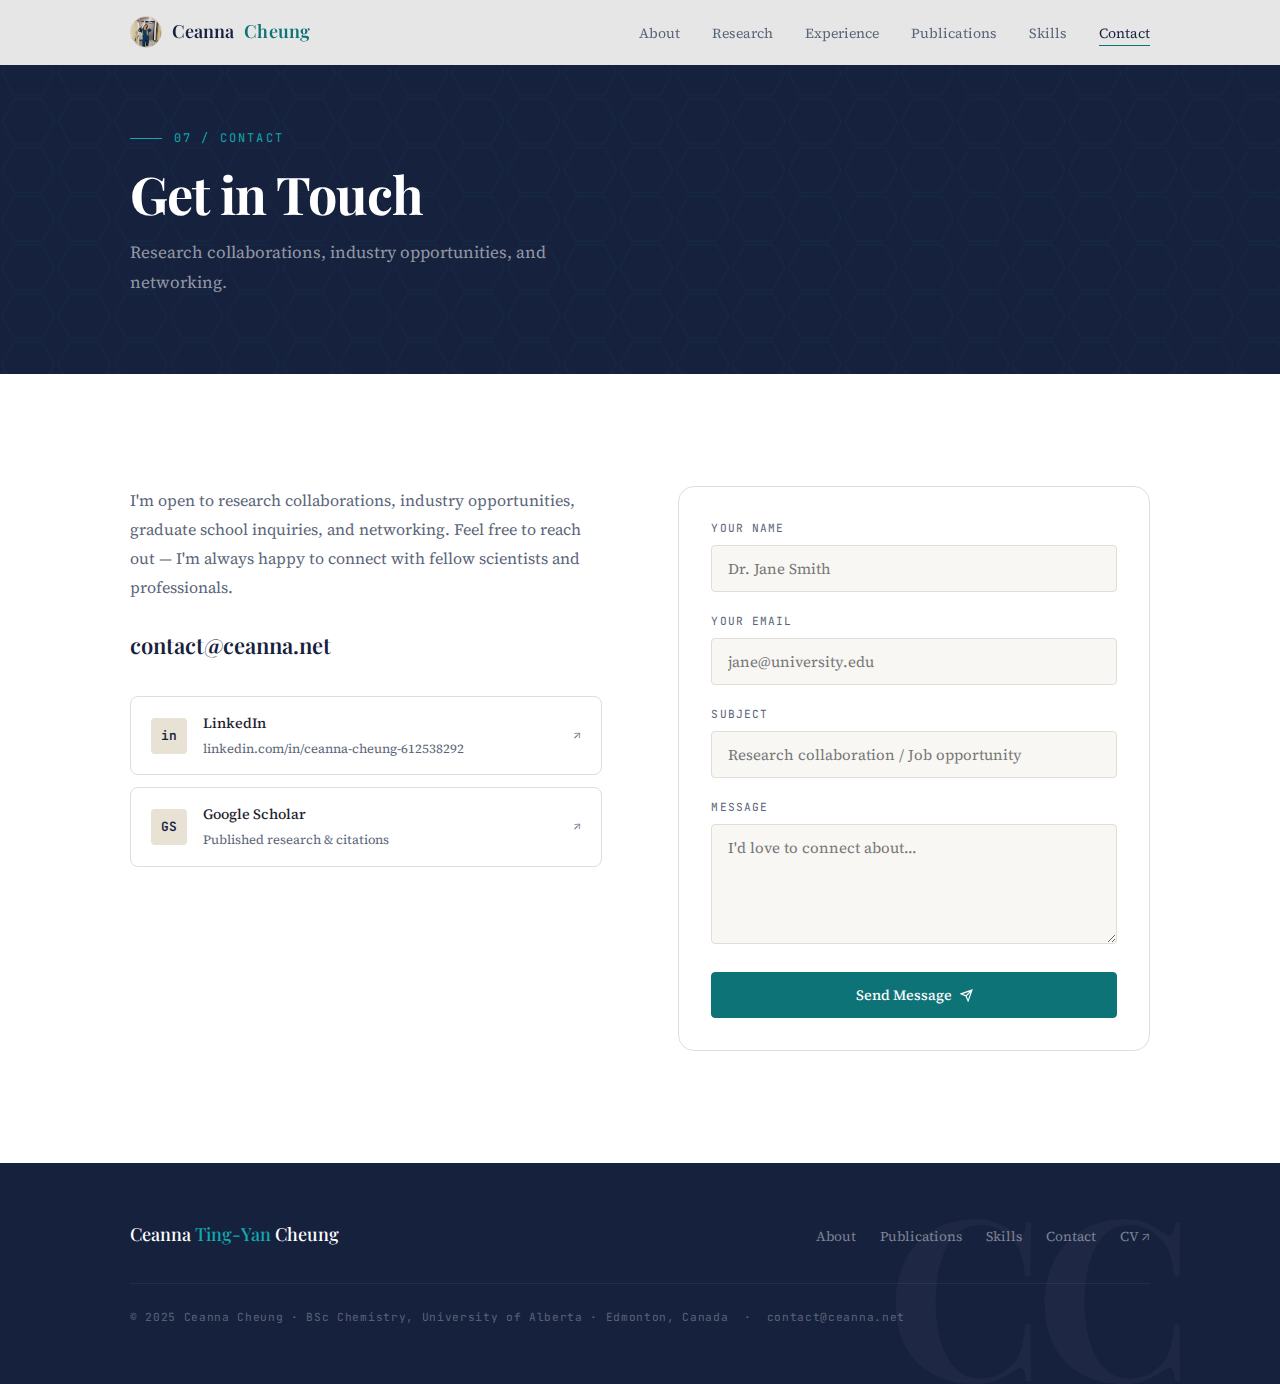
<file: contact.html>
<!DOCTYPE html>
<html lang="en">
<head>
  <meta charset="UTF-8" />
  <meta name="viewport" content="width=device-width, initial-scale=1.0" />
  <title>Contact — Ceanna Cheung</title>
  <meta name="description" content="Contact Ceanna Cheung — email, LinkedIn, Google Scholar, ORCID." />
  <meta property="og:title" content="Contact — Ceanna Cheung" />
  <meta property="og:image" content="assets/ceanna.jpg" />
  <meta property="og:type" content="website" />
  <link rel="icon" type="image/jpeg" href="assets/ceanna.jpg" />
  <link rel="preconnect" href="https://fonts.googleapis.com" /><link rel="preconnect" href="https://fonts.gstatic.com" crossorigin /><link href="https://fonts.googleapis.com/css2?family=Playfair+Display:ital,wght@0,400;0,500;0,600;0,700;1,400&family=Source+Serif+4:opsz,wght@8..60,300;8..60,400;8..60,500;8..60,600&family=JetBrains+Mono:wght@300;400&display=swap" rel="stylesheet" />
  <link rel="stylesheet" href="assets/style.css" />
</head>
<body>

  <nav class="nav" id="main-nav" role="navigation" aria-label="Main navigation">
    <div class="nav__inner">
      <a href="index.html" class="nav__logo" aria-label="Home">
        <img src="assets/ceanna.jpg" alt="Ceanna" />
        Ceanna <span>Cheung</span>
      </a>
      <ul class="nav__links" id="nav-links">
        <li><a href="about.html">About</a></li>
        <li><a href="research.html">Research</a></li>
        <li><a href="experience.html">Experience</a></li>
        <li><a href="publications.html">Publications</a></li>
        <li><a href="skills.html">Skills</a></li>
        <!--<li><a href="gallery.html">Gallery</a></li>**-->
        <li><a href="contact.html" class="active">Contact</a></li>
        
      </ul>
      <button class="nav__toggle" id="nav-toggle" aria-label="Toggle navigation" aria-expanded="false">
        <span></span><span></span><span></span>
      </button>
    </div>
  </nav>

  <main>
  <div class="page-hero">
    <div class="container">
      <div class="page-hero__content">
        <p class="page-hero__label">07 / Contact</p>
        <h1 class="page-hero__title">Get in Touch</h1>
        <p class="page-hero__sub">Research collaborations, industry opportunities, and networking.</p>
      </div>
    </div>
  </div>

  <section class="section section--alt">
    <div class="container">
      <div class="contact__wrapper">
        <div class="reveal">
          <div class="contact__text">
            <p>I'm open to research collaborations, industry opportunities, graduate school inquiries, and networking. Feel free to reach out — I'm always happy to connect with fellow scientists and professionals.</p>
          </div>
          <a href="mailto:contact@ceanna.net" class="contact__email-link">contact@ceanna.net</a>
          <nav class="contact__socials" aria-label="Social and academic profiles">
            <a href="https://www.linkedin.com/in/ceanna-cheung-612538292/" class="social-link" target="_blank" rel="noopener">
              <span class="social-link__icon">in</span>
              <span>
                <div class="social-link__label">LinkedIn</div>
                <div class="social-link__sub">linkedin.com/in/ceanna-cheung-612538292</div>
              </span>
              <span class="social-link__arrow">↗</span>
            </a>
            <a href="https://scholar.google.com/citations?user=3LcxYFgAAAAJ&hl=en" class="social-link" target="_blank" rel="noopener">
              <span class="social-link__icon">GS</span>
              <span>
                <div class="social-link__label">Google Scholar</div>
                <div class="social-link__sub">Published research &amp; citations</div>
              </span>
              <span class="social-link__arrow">↗</span>
            </a>
          </nav>
        </div>

        <div class="contact__form reveal reveal-delay-2">
          <form action="https://formspree.io/f/REPLACE_WITH_YOUR_FORMSPREE_ID" method="POST">
            <div class="form-group">
              <label class="form-label" for="contact-name">Your Name</label>
              <input class="form-input" type="text" id="contact-name" name="name" placeholder="Dr. Jane Smith" required autocomplete="name" />
            </div>
            <div class="form-group">
              <label class="form-label" for="contact-email">Your Email</label>
              <input class="form-input" type="email" id="contact-email" name="email" placeholder="jane@university.edu" required autocomplete="email" />
            </div>
            <div class="form-group">
              <label class="form-label" for="contact-subject">Subject</label>
              <input class="form-input" type="text" id="contact-subject" name="subject" placeholder="Research collaboration / Job opportunity" />
            </div>
            <div class="form-group">
              <label class="form-label" for="contact-message">Message</label>
              <textarea class="form-textarea" id="contact-message" name="message" placeholder="I'd love to connect about..." required></textarea>
            </div>
            <button type="submit" class="btn btn--primary" style="width:100%;justify-content:center;">
              Send Message
              <svg width="13" height="13" viewBox="0 0 24 24" fill="none" stroke="currentColor" stroke-width="2.2"><path d="M22 2L11 13M22 2l-7 20-4-9-9-4 20-7z"/></svg>
            </button>
          </form>
        </div>
      </div>
    </div>
  </section>
  </main>


  <footer class="footer" role="contentinfo">
    <div class="container">
      <div class="footer__inner">
        <div class="footer__name">Ceanna <span>Ting-Yan</span> Cheung</div>
        <ul class="footer__links" aria-label="Footer navigation">
          <li><a href="about.html">About</a></li>
          <li><a href="publications.html">Publications</a></li>
          <li><a href="skills.html">Skills</a></li>
          <li><a href="contact.html">Contact</a></li>
          <li><a href="https://google.com" target="_blank" rel="noopener">CV ↗</a></li>
        </ul>
      </div>
      <p class="footer__copy">
        © 2025 Ceanna Cheung · BSc Chemistry, University of Alberta · Edmonton, Canada &nbsp;·&nbsp; contact@ceanna.net
      </p>
    </div>
  </footer>

  <script>
    'use strict';
    const nav = document.getElementById('main-nav');
    window.addEventListener('scroll', () => {
      nav.classList.toggle('scrolled', window.scrollY > 20);
    }, { passive: true });
    const toggle = document.getElementById('nav-toggle');
    const navLinks = document.getElementById('nav-links');
    toggle.addEventListener('click', () => {
      const isOpen = navLinks.classList.toggle('open');
      toggle.classList.toggle('open', isOpen);
      toggle.setAttribute('aria-expanded', isOpen);
    });
    navLinks.querySelectorAll('a').forEach(link => {
      link.addEventListener('click', () => {
        navLinks.classList.remove('open');
        toggle.classList.remove('open');
        toggle.setAttribute('aria-expanded', 'false');
      });
    });
    document.querySelectorAll('.reveal').forEach(el => {
      new IntersectionObserver(([e], obs) => {
        if (e.isIntersecting) { e.target.classList.add('visible'); obs.unobserve(e.target); }
      }, { threshold: 0.1, rootMargin: '0px 0px -40px 0px' }).observe(el);
    });
  </script>
</body>
</html>
</file>
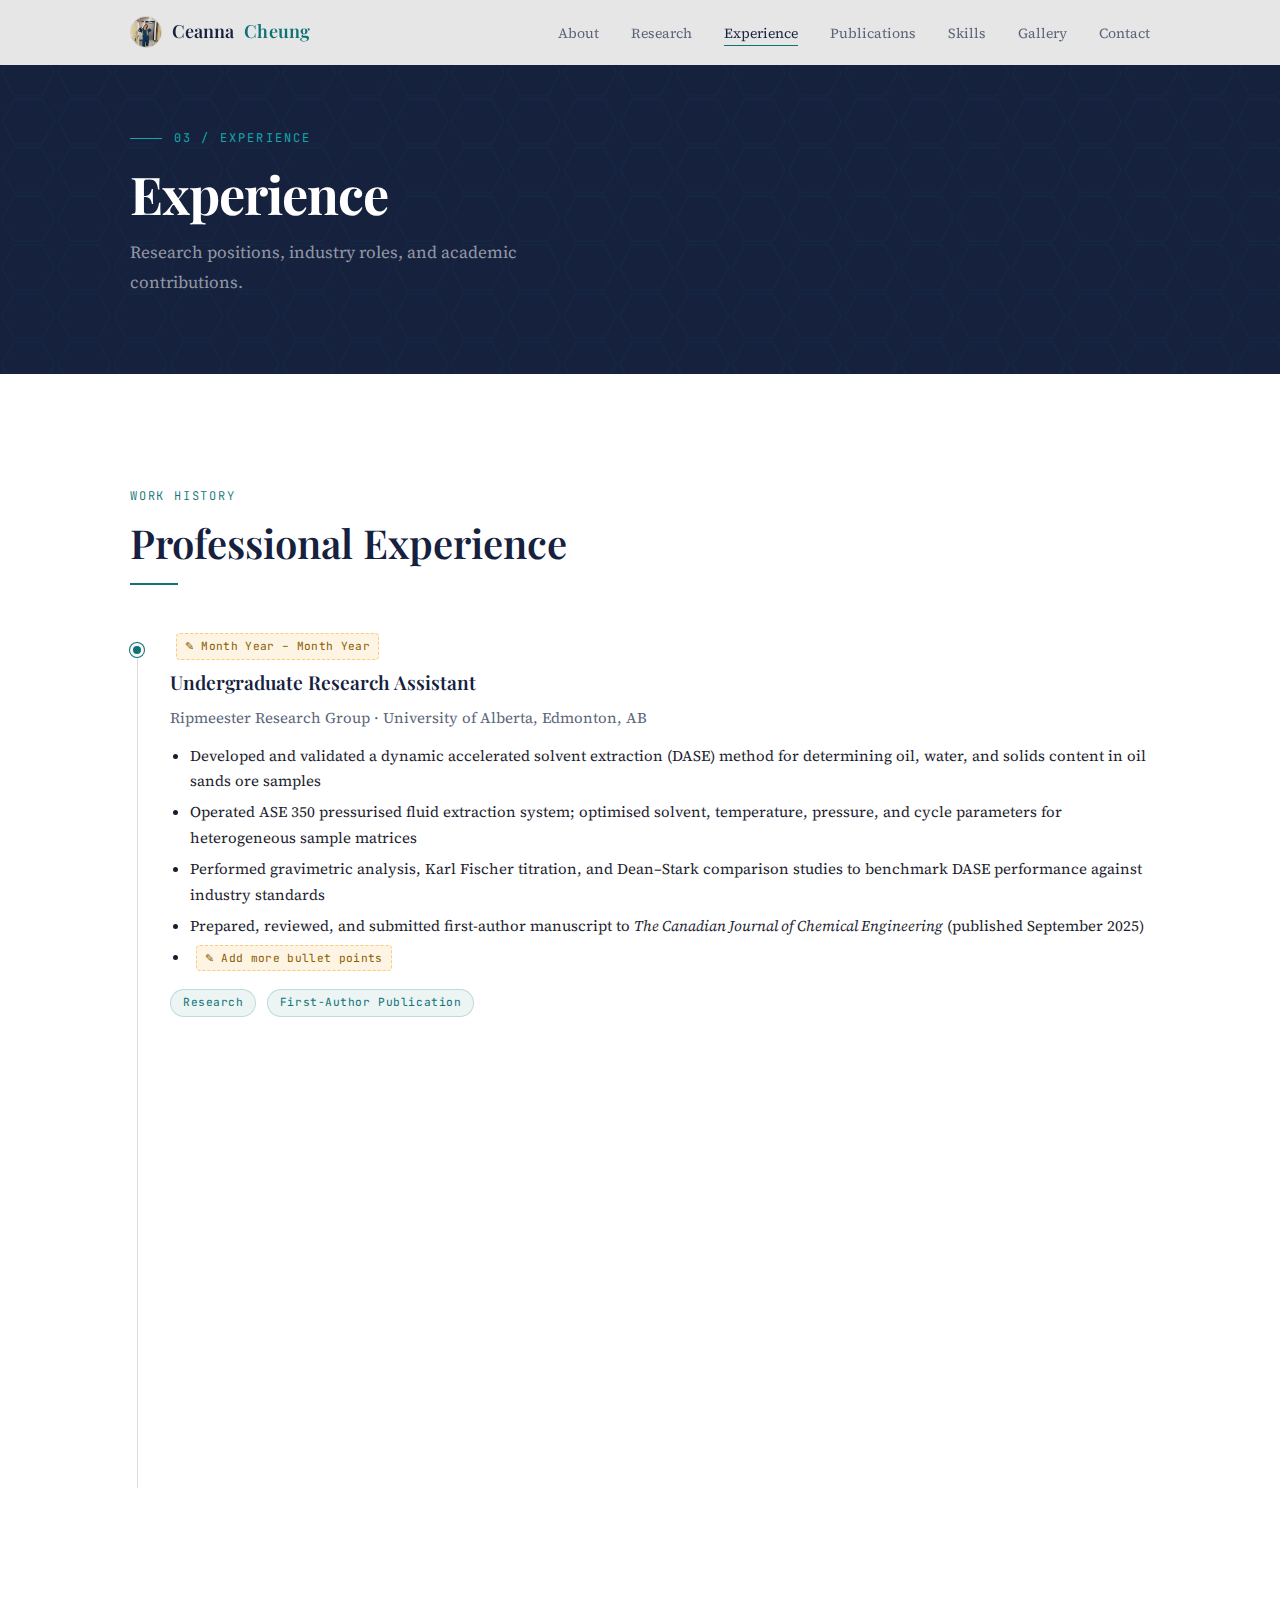
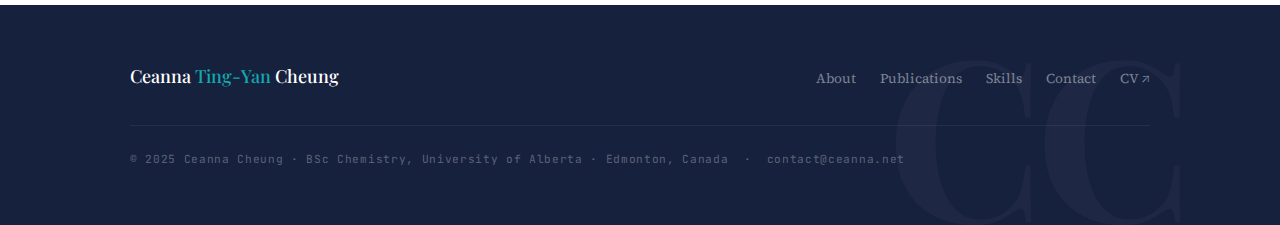
<file: experience.html>
<!DOCTYPE html>
<html lang="en">
<head>
  <meta charset="UTF-8" />
  <meta name="viewport" content="width=device-width, initial-scale=1.0" />
  <title>Experience — Ceanna Cheung</title>
  <meta name="description" content="Professional experience — Ceanna Cheung. Undergraduate research assistant, Ripmeester Research Group, University of Alberta." />
  <meta property="og:title" content="Experience — Ceanna Cheung" />
  <meta property="og:image" content="assets/ceanna.jpg" />
  <meta property="og:type" content="website" />
  <link rel="icon" type="image/jpeg" href="assets/ceanna.jpg" />
  <link rel="preconnect" href="https://fonts.googleapis.com" /><link rel="preconnect" href="https://fonts.gstatic.com" crossorigin /><link href="https://fonts.googleapis.com/css2?family=Playfair+Display:ital,wght@0,400;0,500;0,600;0,700;1,400&family=Source+Serif+4:opsz,wght@8..60,300;8..60,400;8..60,500;8..60,600&family=JetBrains+Mono:wght@300;400&display=swap" rel="stylesheet" />
  <link rel="stylesheet" href="assets/style.css" />
</head>
<body>

  <nav class="nav" id="main-nav" role="navigation" aria-label="Main navigation">
    <div class="nav__inner">
      <a href="index.html" class="nav__logo" aria-label="Home">
        <img src="assets/ceanna.jpg" alt="Ceanna" />
        Ceanna <span>Cheung</span>
      </a>
      <ul class="nav__links" id="nav-links">
        <li><a href="about.html">About</a></li>
        <li><a href="research.html">Research</a></li>
        <li><a href="experience.html" class="active">Experience</a></li>
        <li><a href="publications.html">Publications</a></li>
        <li><a href="skills.html">Skills</a></li>
        <li><a href="gallery.html">Gallery</a></li>
        <li><a href="contact.html">Contact</a></li>
        
      </ul>
      <button class="nav__toggle" id="nav-toggle" aria-label="Toggle navigation" aria-expanded="false">
        <span></span><span></span><span></span>
      </button>
    </div>
  </nav>

  <main>
  <div class="page-hero">
    <div class="container">
      <div class="page-hero__content">
        <p class="page-hero__label">03 / Experience</p>
        <h1 class="page-hero__title">Experience</h1>
        <p class="page-hero__sub">Research positions, industry roles, and academic contributions.</p>
      </div>
    </div>
  </div>

  <section class="section section--alt">
    <div class="container">
      <p class="section-label reveal">Work History</p>
      <h2 class="section-heading reveal">Professional Experience</h2>
      <hr class="section-rule reveal" />
      <div class="timeline">
        <div class="timeline-item reveal">
          <div class="timeline-item__date"><span class="placeholder-note">✎ Month Year – Month Year</span></div>
          <div class="timeline-item__title">Undergraduate Research Assistant</div>
          <div class="timeline-item__subtitle">Ripmeester Research Group · University of Alberta, Edmonton, AB</div>
          <div class="timeline-item__body">
            <ul>
              <li>Developed and validated a dynamic accelerated solvent extraction (DASE) method for determining oil, water, and solids content in oil sands ore samples</li>
              <li>Operated ASE 350 pressurised fluid extraction system; optimised solvent, temperature, pressure, and cycle parameters for heterogeneous sample matrices</li>
              <li>Performed gravimetric analysis, Karl Fischer titration, and Dean–Stark comparison studies to benchmark DASE performance against industry standards</li>
              <li>Prepared, reviewed, and submitted first-author manuscript to <em>The Canadian Journal of Chemical Engineering</em> (published September 2025)</li>
              <li><span class="placeholder-note">✎ Add more bullet points</span></li>
            </ul>
          </div>
          <span class="badge">Research</span>
          <span class="badge">First-Author Publication</span>
        </div>
        <div class="timeline-item timeline-item--alt reveal">
          <div class="timeline-item__date"><span class="placeholder-note">✎ Month Year – Month Year</span></div>
          <div class="timeline-item__title"><span class="placeholder-note">✎ Job Title</span></div>
          <div class="timeline-item__subtitle"><span class="placeholder-note">✎ Organisation · City, Province</span></div>
          <div class="timeline-item__body">
            <ul>
              <li><span class="placeholder-note">✎ Key responsibility or achievement</span></li>
              <li><span class="placeholder-note">✎ Technique or instrument used</span></li>
              <li><span class="placeholder-note">✎ Outcome or impact</span></li>
            </ul>
          </div>
        </div>
        <div class="timeline-item timeline-item--alt reveal">
          <div class="timeline-item__date"><span class="placeholder-note">✎ Month Year – Month Year</span></div>
          <div class="timeline-item__title"><span class="placeholder-note">✎ Job Title</span></div>
          <div class="timeline-item__subtitle"><span class="placeholder-note">✎ Organisation · City</span></div>
          <div class="timeline-item__body">
            <ul>
              <li><span class="placeholder-note">✎ Responsibility or achievement</span></li>
              <li><span class="placeholder-note">✎ Technique or tool used</span></li>
            </ul>
          </div>
        </div>
      </div>
    </div>
  </section>
  </main>


  <footer class="footer" role="contentinfo">
    <div class="container">
      <div class="footer__inner">
        <div class="footer__name">Ceanna <span>Ting-Yan</span> Cheung</div>
        <ul class="footer__links" aria-label="Footer navigation">
          <li><a href="about.html">About</a></li>
          <li><a href="publications.html">Publications</a></li>
          <li><a href="skills.html">Skills</a></li>
          <li><a href="contact.html">Contact</a></li>
          <li><a href="https://google.com" target="_blank" rel="noopener">CV ↗</a></li>
        </ul>
      </div>
      <p class="footer__copy">
        © 2025 Ceanna Cheung · BSc Chemistry, University of Alberta · Edmonton, Canada &nbsp;·&nbsp; contact@ceanna.net
      </p>
    </div>
  </footer>

  <script>
    'use strict';
    const nav = document.getElementById('main-nav');
    window.addEventListener('scroll', () => {
      nav.classList.toggle('scrolled', window.scrollY > 20);
    }, { passive: true });
    const toggle = document.getElementById('nav-toggle');
    const navLinks = document.getElementById('nav-links');
    toggle.addEventListener('click', () => {
      const isOpen = navLinks.classList.toggle('open');
      toggle.classList.toggle('open', isOpen);
      toggle.setAttribute('aria-expanded', isOpen);
    });
    navLinks.querySelectorAll('a').forEach(link => {
      link.addEventListener('click', () => {
        navLinks.classList.remove('open');
        toggle.classList.remove('open');
        toggle.setAttribute('aria-expanded', 'false');
      });
    });
    document.querySelectorAll('.reveal').forEach(el => {
      new IntersectionObserver(([e], obs) => {
        if (e.isIntersecting) { e.target.classList.add('visible'); obs.unobserve(e.target); }
      }, { threshold: 0.1, rootMargin: '0px 0px -40px 0px' }).observe(el);
    });
  </script>
</body>
</html>
</file>
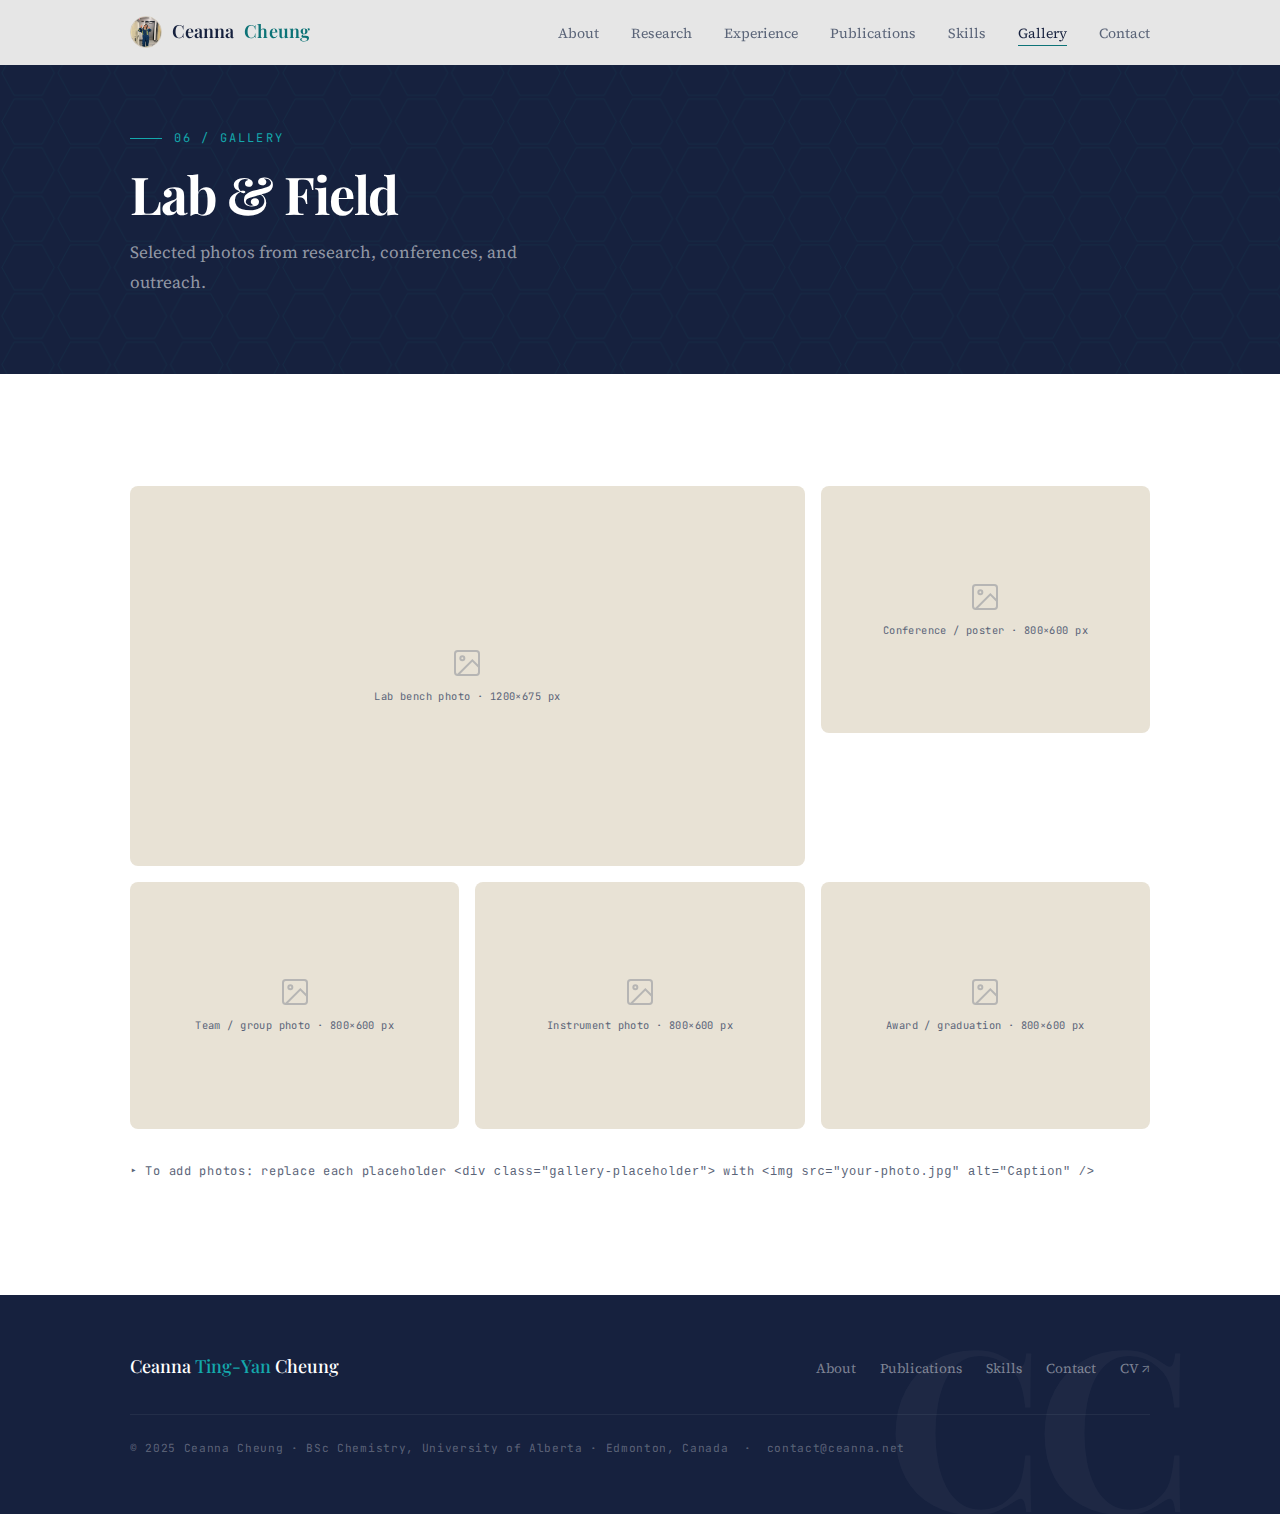
<file: gallery.html>
<!DOCTYPE html>
<html lang="en">
<head>
  <meta charset="UTF-8" />
  <meta name="viewport" content="width=device-width, initial-scale=1.0" />
  <title>Gallery — Ceanna Cheung</title>
  <meta name="description" content="Photo gallery — Ceanna Cheung. Lab and field photos." />
  <meta property="og:title" content="Gallery — Ceanna Cheung" />
  <meta property="og:image" content="assets/ceanna.jpg" />
  <meta property="og:type" content="website" />
  <link rel="icon" type="image/jpeg" href="assets/ceanna.jpg" />
  <link rel="preconnect" href="https://fonts.googleapis.com" /><link rel="preconnect" href="https://fonts.gstatic.com" crossorigin /><link href="https://fonts.googleapis.com/css2?family=Playfair+Display:ital,wght@0,400;0,500;0,600;0,700;1,400&family=Source+Serif+4:opsz,wght@8..60,300;8..60,400;8..60,500;8..60,600&family=JetBrains+Mono:wght@300;400&display=swap" rel="stylesheet" />
  <link rel="stylesheet" href="assets/style.css" />
</head>
<body>

  <nav class="nav" id="main-nav" role="navigation" aria-label="Main navigation">
    <div class="nav__inner">
      <a href="index.html" class="nav__logo" aria-label="Home">
        <img src="assets/ceanna.jpg" alt="Ceanna" />
        Ceanna <span>Cheung</span>
      </a>
      <ul class="nav__links" id="nav-links">
        <li><a href="about.html">About</a></li>
        <li><a href="research.html">Research</a></li>
        <li><a href="experience.html">Experience</a></li>
        <li><a href="publications.html">Publications</a></li>
        <li><a href="skills.html">Skills</a></li>
        <li><a href="gallery.html" class="active">Gallery</a></li>
        <li><a href="contact.html">Contact</a></li>
        
      </ul>
      <button class="nav__toggle" id="nav-toggle" aria-label="Toggle navigation" aria-expanded="false">
        <span></span><span></span><span></span>
      </button>
    </div>
  </nav>

  <main>
  <div class="page-hero">
    <div class="container">
      <div class="page-hero__content">
        <p class="page-hero__label">06 / Gallery</p>
        <h1 class="page-hero__title">Lab &amp; Field</h1>
        <p class="page-hero__sub">Selected photos from research, conferences, and outreach.</p>
      </div>
    </div>
  </div>

  <section class="section section--alt">
    <div class="container">
      <div class="gallery-grid reveal">
        <div class="gallery-item">
          <div class="gallery-placeholder">
            <svg viewBox="0 0 24 24" fill="none" stroke="currentColor" stroke-width="1.5"><rect x="3" y="3" width="18" height="18" rx="2"/><circle cx="8.5" cy="8.5" r="1.5"/><polyline points="21 15 16 10 5 21"/></svg>
            Lab bench photo · 1200×675 px
          </div>
        </div>
        <div class="gallery-item">
          <div class="gallery-placeholder">
            <svg viewBox="0 0 24 24" fill="none" stroke="currentColor" stroke-width="1.5"><rect x="3" y="3" width="18" height="18" rx="2"/><circle cx="8.5" cy="8.5" r="1.5"/><polyline points="21 15 16 10 5 21"/></svg>
            Conference / poster · 800×600 px
          </div>
        </div>
        <div class="gallery-item">
          <div class="gallery-placeholder">
            <svg viewBox="0 0 24 24" fill="none" stroke="currentColor" stroke-width="1.5"><rect x="3" y="3" width="18" height="18" rx="2"/><circle cx="8.5" cy="8.5" r="1.5"/><polyline points="21 15 16 10 5 21"/></svg>
            Team / group photo · 800×600 px
          </div>
        </div>
        <div class="gallery-item">
          <div class="gallery-placeholder">
            <svg viewBox="0 0 24 24" fill="none" stroke="currentColor" stroke-width="1.5"><rect x="3" y="3" width="18" height="18" rx="2"/><circle cx="8.5" cy="8.5" r="1.5"/><polyline points="21 15 16 10 5 21"/></svg>
            Instrument photo · 800×600 px
          </div>
        </div>
        <div class="gallery-item">
          <div class="gallery-placeholder">
            <svg viewBox="0 0 24 24" fill="none" stroke="currentColor" stroke-width="1.5"><rect x="3" y="3" width="18" height="18" rx="2"/><circle cx="8.5" cy="8.5" r="1.5"/><polyline points="21 15 16 10 5 21"/></svg>
            Award / graduation · 800×600 px
          </div>
        </div>
      </div>
      <p style="margin-top:2rem;font-family:var(--font-mono);font-size:0.75rem;color:var(--color-muted);letter-spacing:0.06em;">
        ▸ To add photos: replace each placeholder <code>&lt;div class="gallery-placeholder"&gt;</code> with <code>&lt;img src="your-photo.jpg" alt="Caption" /&gt;</code>
      </p>
    </div>
  </section>
  </main>


  <footer class="footer" role="contentinfo">
    <div class="container">
      <div class="footer__inner">
        <div class="footer__name">Ceanna <span>Ting-Yan</span> Cheung</div>
        <ul class="footer__links" aria-label="Footer navigation">
          <li><a href="about.html">About</a></li>
          <li><a href="publications.html">Publications</a></li>
          <li><a href="skills.html">Skills</a></li>
          <li><a href="contact.html">Contact</a></li>
          <li><a href="https://google.com" target="_blank" rel="noopener">CV ↗</a></li>
        </ul>
      </div>
      <p class="footer__copy">
        © 2025 Ceanna Cheung · BSc Chemistry, University of Alberta · Edmonton, Canada &nbsp;·&nbsp; contact@ceanna.net
      </p>
    </div>
  </footer>

  <script>
    'use strict';
    const nav = document.getElementById('main-nav');
    window.addEventListener('scroll', () => {
      nav.classList.toggle('scrolled', window.scrollY > 20);
    }, { passive: true });
    const toggle = document.getElementById('nav-toggle');
    const navLinks = document.getElementById('nav-links');
    toggle.addEventListener('click', () => {
      const isOpen = navLinks.classList.toggle('open');
      toggle.classList.toggle('open', isOpen);
      toggle.setAttribute('aria-expanded', isOpen);
    });
    navLinks.querySelectorAll('a').forEach(link => {
      link.addEventListener('click', () => {
        navLinks.classList.remove('open');
        toggle.classList.remove('open');
        toggle.setAttribute('aria-expanded', 'false');
      });
    });
    document.querySelectorAll('.reveal').forEach(el => {
      new IntersectionObserver(([e], obs) => {
        if (e.isIntersecting) { e.target.classList.add('visible'); obs.unobserve(e.target); }
      }, { threshold: 0.1, rootMargin: '0px 0px -40px 0px' }).observe(el);
    });
  </script>
</body>
</html>
</file>
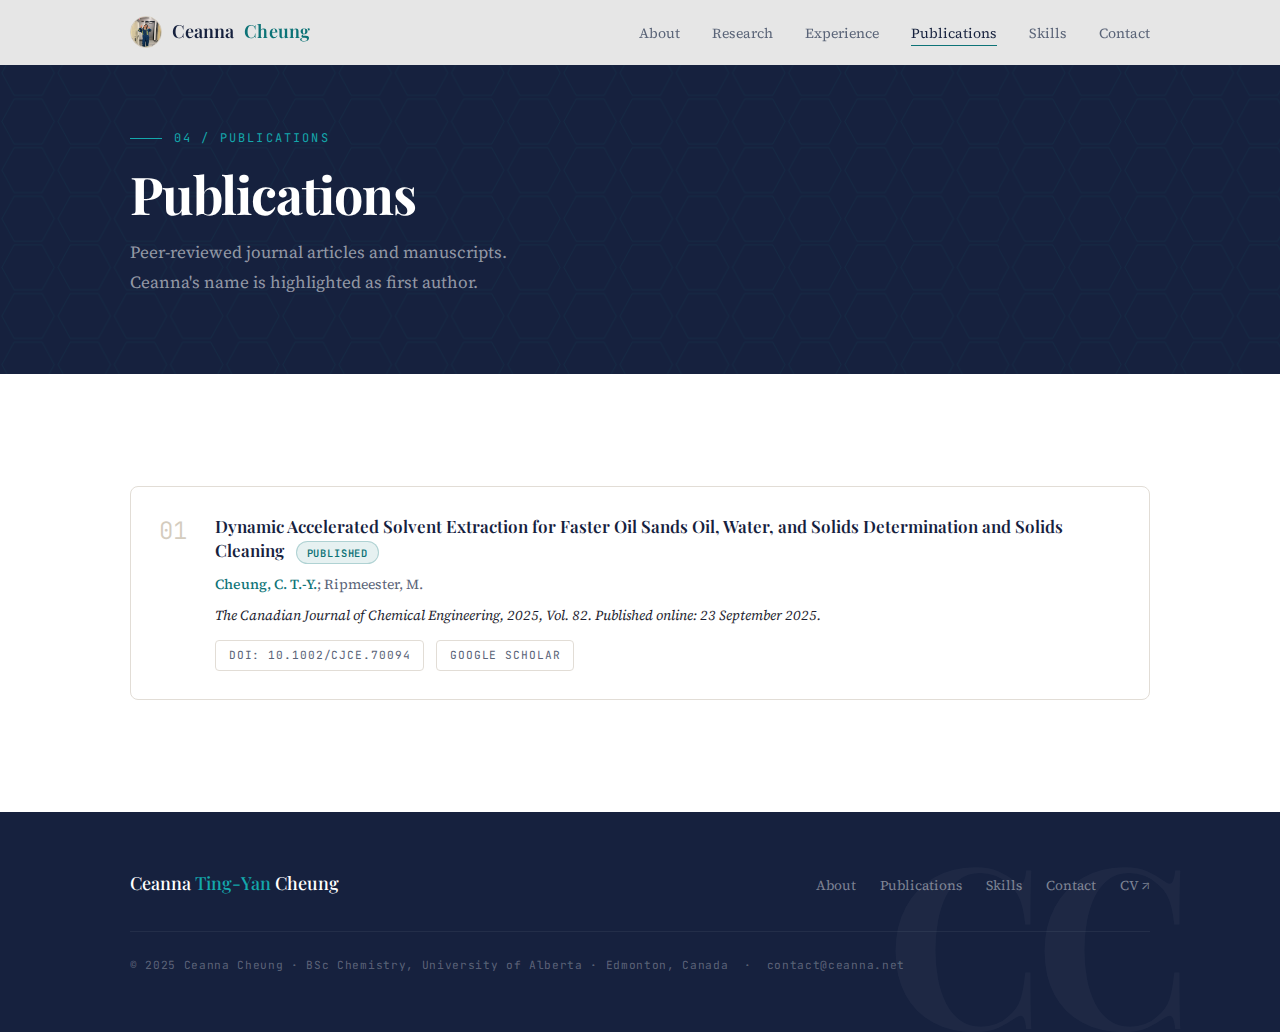
<file: publications.html>
<!DOCTYPE html>
<html lang="en">
<head>
  <meta charset="UTF-8" />
  <meta name="viewport" content="width=device-width, initial-scale=1.0" />
  <title>Publications — Ceanna Cheung</title>
  <meta name="description" content="Publications — Ceanna Cheung. First-author paper in The Canadian Journal of Chemical Engineering on DASE." />
  <meta property="og:title" content="Publications — Ceanna Cheung" />
  <meta property="og:image" content="assets/ceanna.jpg" />
  <meta property="og:type" content="website" />
  <link rel="icon" type="image/jpeg" href="assets/ceanna.jpg" />
  <link rel="preconnect" href="https://fonts.googleapis.com" /><link rel="preconnect" href="https://fonts.gstatic.com" crossorigin /><link href="https://fonts.googleapis.com/css2?family=Playfair+Display:ital,wght@0,400;0,500;0,600;0,700;1,400&family=Source+Serif+4:opsz,wght@8..60,300;8..60,400;8..60,500;8..60,600&family=JetBrains+Mono:wght@300;400&display=swap" rel="stylesheet" />
  <link rel="stylesheet" href="assets/style.css" />
</head>
<body>

  <nav class="nav" id="main-nav" role="navigation" aria-label="Main navigation">
    <div class="nav__inner">
      <a href="index.html" class="nav__logo" aria-label="Home">
        <img src="assets/ceanna.jpg" alt="Ceanna" />
        Ceanna <span>Cheung</span>
      </a>
      <ul class="nav__links" id="nav-links">
        <li><a href="about.html">About</a></li>
        <li><a href="research.html">Research</a></li>
        <li><a href="experience.html">Experience</a></li>
        <li><a href="publications.html" class="active">Publications</a></li>
        <li><a href="skills.html">Skills</a></li>
        <!--<li><a href="gallery.html">Gallery</a></li>**-->
        <li><a href="contact.html">Contact</a></li>
        
      </ul>
      <button class="nav__toggle" id="nav-toggle" aria-label="Toggle navigation" aria-expanded="false">
        <span></span><span></span><span></span>
      </button>
    </div>
  </nav>

  <main>
  <div class="page-hero">
    <div class="container">
      <div class="page-hero__content">
        <p class="page-hero__label">04 / Publications</p>
        <h1 class="page-hero__title">Publications</h1>
        <p class="page-hero__sub">Peer-reviewed journal articles and manuscripts. Ceanna's name is highlighted as first author.</p>
      </div>
    </div>
  </div>

  <section class="section section--alt">
    <div class="container">
      <div class="publications-list">
        <article class="pub-item reveal">
          <div class="pub-item__number">01</div>
          <div class="pub-item__content">
            <h3 class="pub-item__title">
              Dynamic Accelerated Solvent Extraction for Faster Oil Sands Oil, Water, and Solids Determination and Solids Cleaning
              <span class="pub-tag pub-tag--published">Published</span>
            </h3>
            <p class="pub-item__authors"><strong>Cheung, C. T.-Y.</strong>; Ripmeester, M.</p>
            <p class="pub-item__journal"><em>The Canadian Journal of Chemical Engineering</em>, 2025, Vol. 82. Published online: 23 September 2025.</p>
            <div class="pub-item__links">
              <a href="https://doi.org/10.1002/cjce.70094" class="pub-link" target="_blank" rel="noopener">DOI: 10.1002/cjce.70094</a>
              <a href="https://scholar.google.com/citations?user=3LcxYFgAAAAJ&hl=en" class="pub-link" target="_blank" rel="noopener">Google Scholar</a>
            </div>
          </div>
        </article>
      </div>
    </div>
  </section>
  </main>


  <footer class="footer" role="contentinfo">
    <div class="container">
      <div class="footer__inner">
        <div class="footer__name">Ceanna <span>Ting-Yan</span> Cheung</div>
        <ul class="footer__links" aria-label="Footer navigation">
          <li><a href="about.html">About</a></li>
          <li><a href="publications.html">Publications</a></li>
          <li><a href="skills.html">Skills</a></li>
          <li><a href="contact.html">Contact</a></li>
          <li><a href="https://google.com" target="_blank" rel="noopener">CV ↗</a></li>
        </ul>
      </div>
      <p class="footer__copy">
        © 2025 Ceanna Cheung · BSc Chemistry, University of Alberta · Edmonton, Canada &nbsp;·&nbsp; contact@ceanna.net
      </p>
    </div>
  </footer>

  <script>
    'use strict';
    const nav = document.getElementById('main-nav');
    window.addEventListener('scroll', () => {
      nav.classList.toggle('scrolled', window.scrollY > 20);
    }, { passive: true });
    const toggle = document.getElementById('nav-toggle');
    const navLinks = document.getElementById('nav-links');
    toggle.addEventListener('click', () => {
      const isOpen = navLinks.classList.toggle('open');
      toggle.classList.toggle('open', isOpen);
      toggle.setAttribute('aria-expanded', isOpen);
    });
    navLinks.querySelectorAll('a').forEach(link => {
      link.addEventListener('click', () => {
        navLinks.classList.remove('open');
        toggle.classList.remove('open');
        toggle.setAttribute('aria-expanded', 'false');
      });
    });
    document.querySelectorAll('.reveal').forEach(el => {
      new IntersectionObserver(([e], obs) => {
        if (e.isIntersecting) { e.target.classList.add('visible'); obs.unobserve(e.target); }
      }, { threshold: 0.1, rootMargin: '0px 0px -40px 0px' }).observe(el);
    });
  </script>
</body>
</html>
</file>
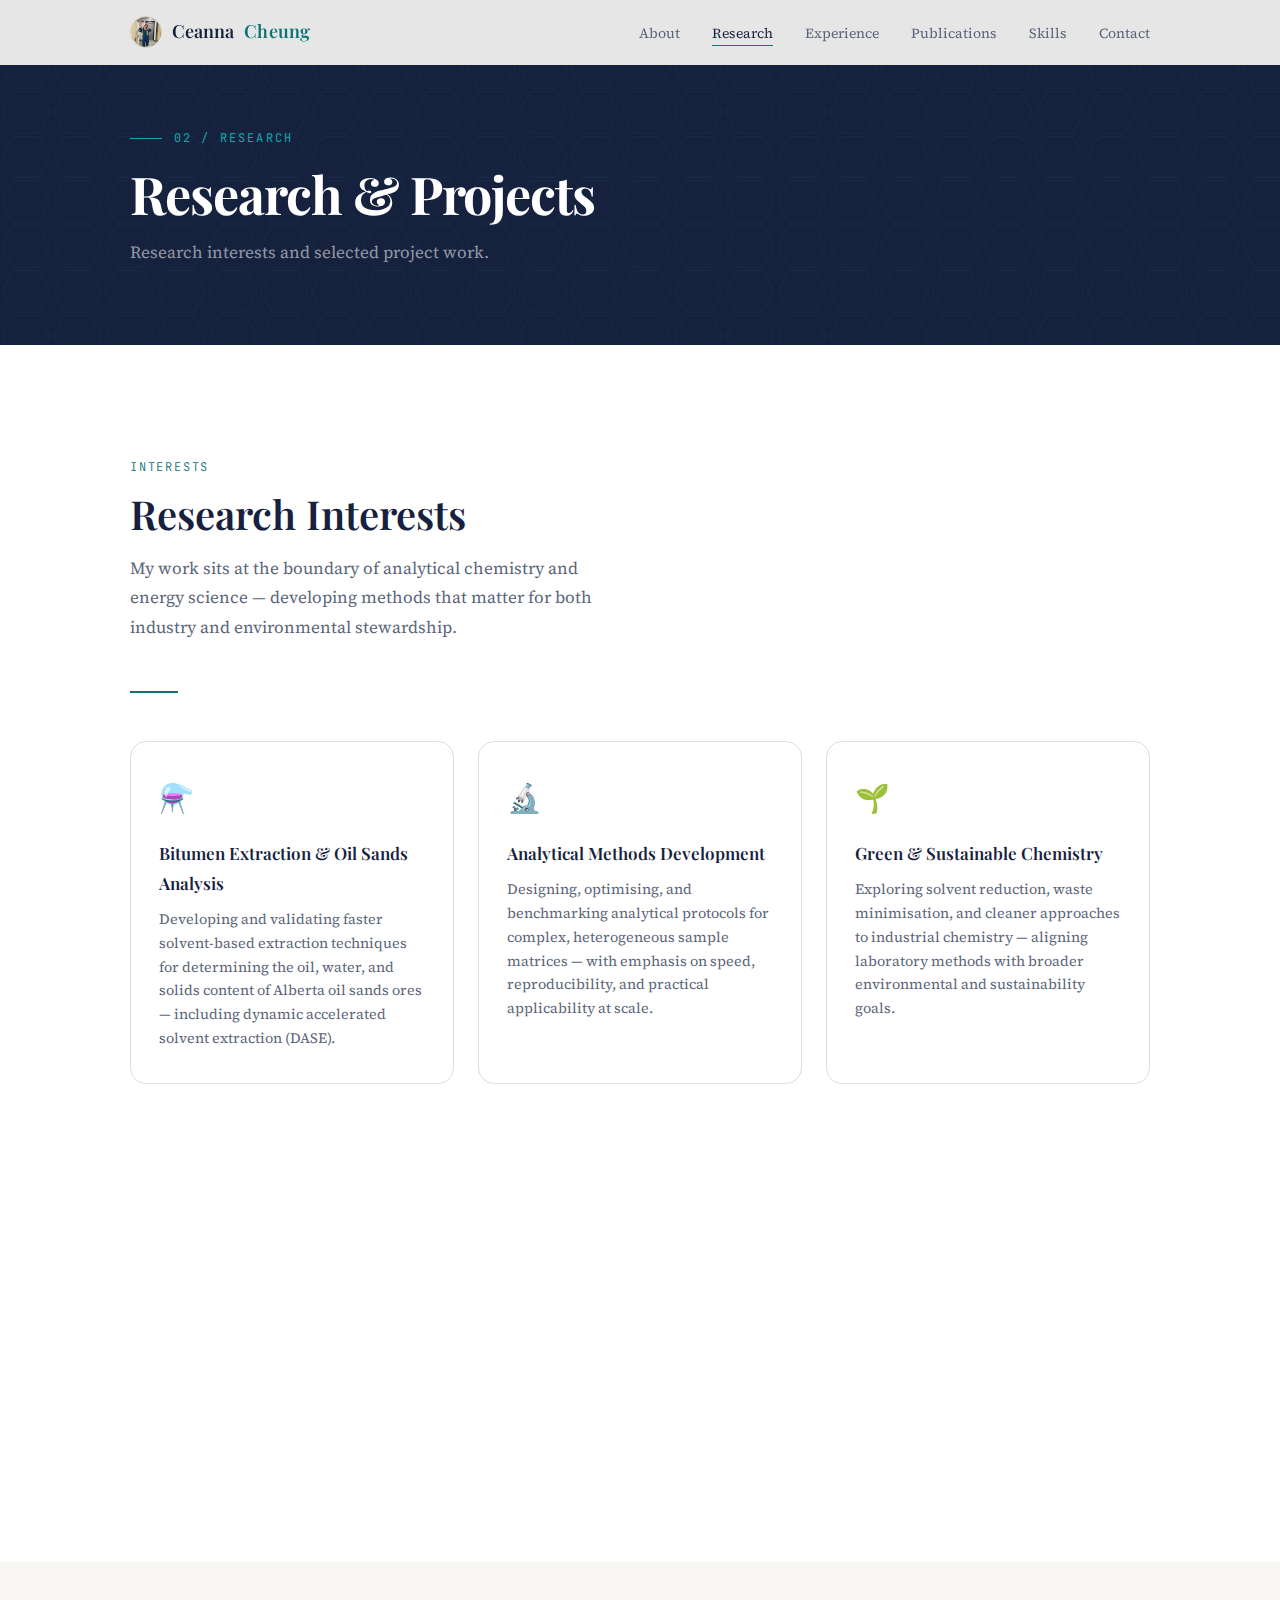
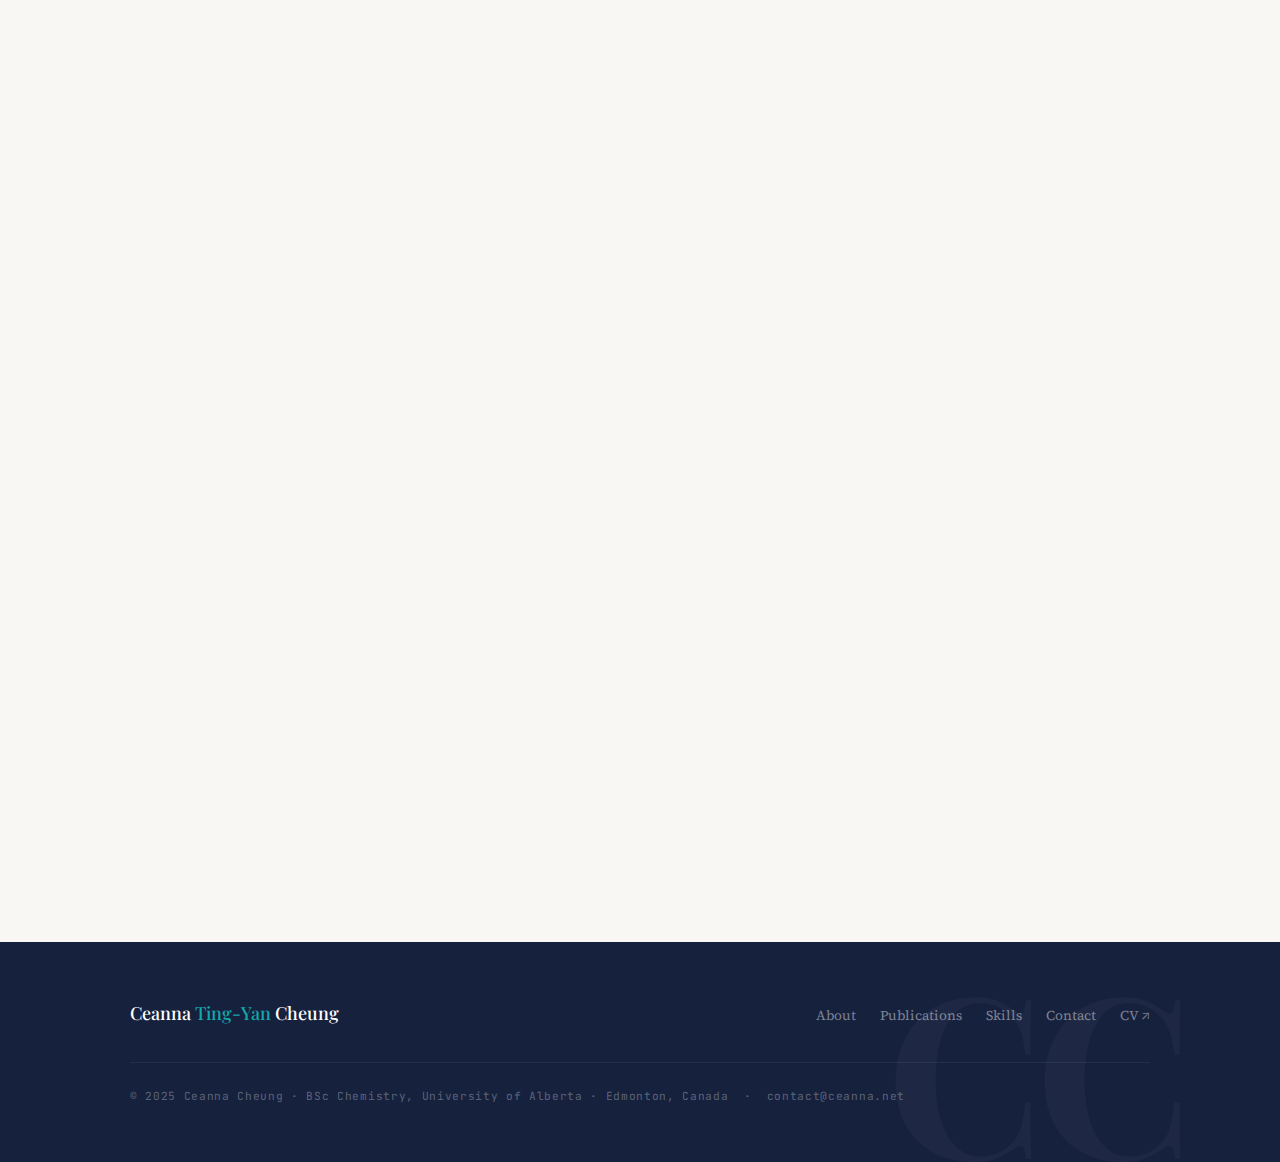
<file: research.html>
<!DOCTYPE html>
<html lang="en">
<head>
  <meta charset="UTF-8" />
  <meta name="viewport" content="width=device-width, initial-scale=1.0" />
  <title>Research — Ceanna Cheung</title>
  <meta name="description" content="Research interests and projects — Ceanna Cheung. Bitumen extraction, analytical methods, green chemistry." />
  <meta property="og:title" content="Research — Ceanna Cheung" />
  <meta property="og:image" content="assets/ceanna.jpg" />
  <meta property="og:type" content="website" />
  <link rel="icon" type="image/jpeg" href="assets/ceanna.jpg" />
  <link rel="preconnect" href="https://fonts.googleapis.com" /><link rel="preconnect" href="https://fonts.gstatic.com" crossorigin /><link href="https://fonts.googleapis.com/css2?family=Playfair+Display:ital,wght@0,400;0,500;0,600;0,700;1,400&family=Source+Serif+4:opsz,wght@8..60,300;8..60,400;8..60,500;8..60,600&family=JetBrains+Mono:wght@300;400&display=swap" rel="stylesheet" />
  <link rel="stylesheet" href="assets/style.css" />
</head>
<body>

  <nav class="nav" id="main-nav" role="navigation" aria-label="Main navigation">
    <div class="nav__inner">
      <a href="index.html" class="nav__logo" aria-label="Home">
        <img src="assets/ceanna.jpg" alt="Ceanna" />
        Ceanna <span>Cheung</span>
      </a>
      <ul class="nav__links" id="nav-links">
        <li><a href="about.html">About</a></li>
        <li><a href="research.html" class="active">Research</a></li>
        <li><a href="experience.html">Experience</a></li>
        <li><a href="publications.html">Publications</a></li>
        <li><a href="skills.html">Skills</a></li>
        <!--<li><a href="gallery.html">Gallery</a></li>**-->
        <li><a href="contact.html">Contact</a></li>
        
      </ul>
      <button class="nav__toggle" id="nav-toggle" aria-label="Toggle navigation" aria-expanded="false">
        <span></span><span></span><span></span>
      </button>
    </div>
  </nav>

  <main>
  <div class="page-hero">
    <div class="container">
      <div class="page-hero__content">
        <p class="page-hero__label">02 / Research</p>
        <h1 class="page-hero__title">Research &amp; Projects</h1>
        <p class="page-hero__sub">Research interests and selected project work.</p>
      </div>
    </div>
  </div>

  <!-- Research Interests -->
  <section class="section section--alt">
    <div class="container">
      <p class="section-label reveal">Interests</p>
      <h2 class="section-heading reveal">Research Interests</h2>
      <p class="section-subheading reveal">My work sits at the boundary of analytical chemistry and energy science — developing methods that matter for both industry and environmental stewardship.</p>
      <hr class="section-rule reveal" />
      <div class="research-grid">
        <div class="research-card reveal">
          <span class="research-card__icon">⚗️</span>
          <h3 class="research-card__title">Bitumen Extraction &amp; Oil Sands Analysis</h3>
          <p class="research-card__desc">Developing and validating faster solvent-based extraction techniques for determining the oil, water, and solids content of Alberta oil sands ores — including dynamic accelerated solvent extraction (DASE).</p>
        </div>
        <div class="research-card reveal reveal-delay-1">
          <span class="research-card__icon">🔬</span>
          <h3 class="research-card__title">Analytical Methods Development</h3>
          <p class="research-card__desc">Designing, optimising, and benchmarking analytical protocols for complex, heterogeneous sample matrices — with emphasis on speed, reproducibility, and practical applicability at scale.</p>
        </div>
        <div class="research-card reveal reveal-delay-2">
          <span class="research-card__icon">🌱</span>
          <h3 class="research-card__title">Green &amp; Sustainable Chemistry</h3>
          <p class="research-card__desc">Exploring solvent reduction, waste minimisation, and cleaner approaches to industrial chemistry — aligning laboratory methods with broader environmental and sustainability goals.</p>
        </div>
        <div class="research-card reveal reveal-delay-3">
          <span class="research-card__icon">🧮</span>
          <h3 class="research-card__title">Physical &amp; Environmental Chemistry</h3>
          <p class="research-card__desc">Understanding the thermodynamic and physicochemical properties of heavy hydrocarbon systems, including phase behaviour, wettability, and solvent–solid interactions in oil sands tailings.</p>
        </div>
      </div>
    </div>
  </section>

  <!-- Projects -->
  <section class="section">
    <div class="container">
      <p class="section-label reveal">Projects</p>
      <h2 class="section-heading reveal">Selected Projects</h2>
      <hr class="section-rule reveal" />
      <div class="projects-grid">
        <article class="project-card reveal">
          <div class="project-card__header" data-label="01">
            <p class="project-card__tag">Analytical Chemistry · Research</p>
            <h3 class="project-card__title">Dynamic Accelerated Solvent Extraction of Oil Sands</h3>
          </div>
          <div class="project-card__body">
            <p class="project-card__desc">Designed and optimised a dynamic accelerated solvent extraction (DASE) protocol to simultaneously determine oil, water, and solids content in Alberta oil sands — achieving complete extraction of 25 g samples in approximately 12 minutes. Benchmarked against industry-standard methods including Dean–Stark distillation and static ASE.</p>
            <div class="project-card__tech">
              <span class="tech-tag">ASE 350</span>
              <span class="tech-tag">Karl Fischer</span>
              <span class="tech-tag">Dean–Stark</span>
              <span class="tech-tag">Gravimetric Analysis</span>
              <span class="tech-tag">Toluene Solvent System</span>
            </div>
          </div>
        </article>
      </div>
    </div>
  </section>
  </main>


  <footer class="footer" role="contentinfo">
    <div class="container">
      <div class="footer__inner">
        <div class="footer__name">Ceanna <span>Ting-Yan</span> Cheung</div>
        <ul class="footer__links" aria-label="Footer navigation">
          <li><a href="about.html">About</a></li>
          <li><a href="publications.html">Publications</a></li>
          <li><a href="skills.html">Skills</a></li>
          <li><a href="contact.html">Contact</a></li>
          <li><a href="https://google.com" target="_blank" rel="noopener">CV ↗</a></li>
        </ul>
      </div>
      <p class="footer__copy">
        © 2025 Ceanna Cheung · BSc Chemistry, University of Alberta · Edmonton, Canada &nbsp;·&nbsp; contact@ceanna.net
      </p>
    </div>
  </footer>

  <script>
    'use strict';
    const nav = document.getElementById('main-nav');
    window.addEventListener('scroll', () => {
      nav.classList.toggle('scrolled', window.scrollY > 20);
    }, { passive: true });
    const toggle = document.getElementById('nav-toggle');
    const navLinks = document.getElementById('nav-links');
    toggle.addEventListener('click', () => {
      const isOpen = navLinks.classList.toggle('open');
      toggle.classList.toggle('open', isOpen);
      toggle.setAttribute('aria-expanded', isOpen);
    });
    navLinks.querySelectorAll('a').forEach(link => {
      link.addEventListener('click', () => {
        navLinks.classList.remove('open');
        toggle.classList.remove('open');
        toggle.setAttribute('aria-expanded', 'false');
      });
    });
    document.querySelectorAll('.reveal').forEach(el => {
      new IntersectionObserver(([e], obs) => {
        if (e.isIntersecting) { e.target.classList.add('visible'); obs.unobserve(e.target); }
      }, { threshold: 0.1, rootMargin: '0px 0px -40px 0px' }).observe(el);
    });
  </script>
</body>
</html>
</file>
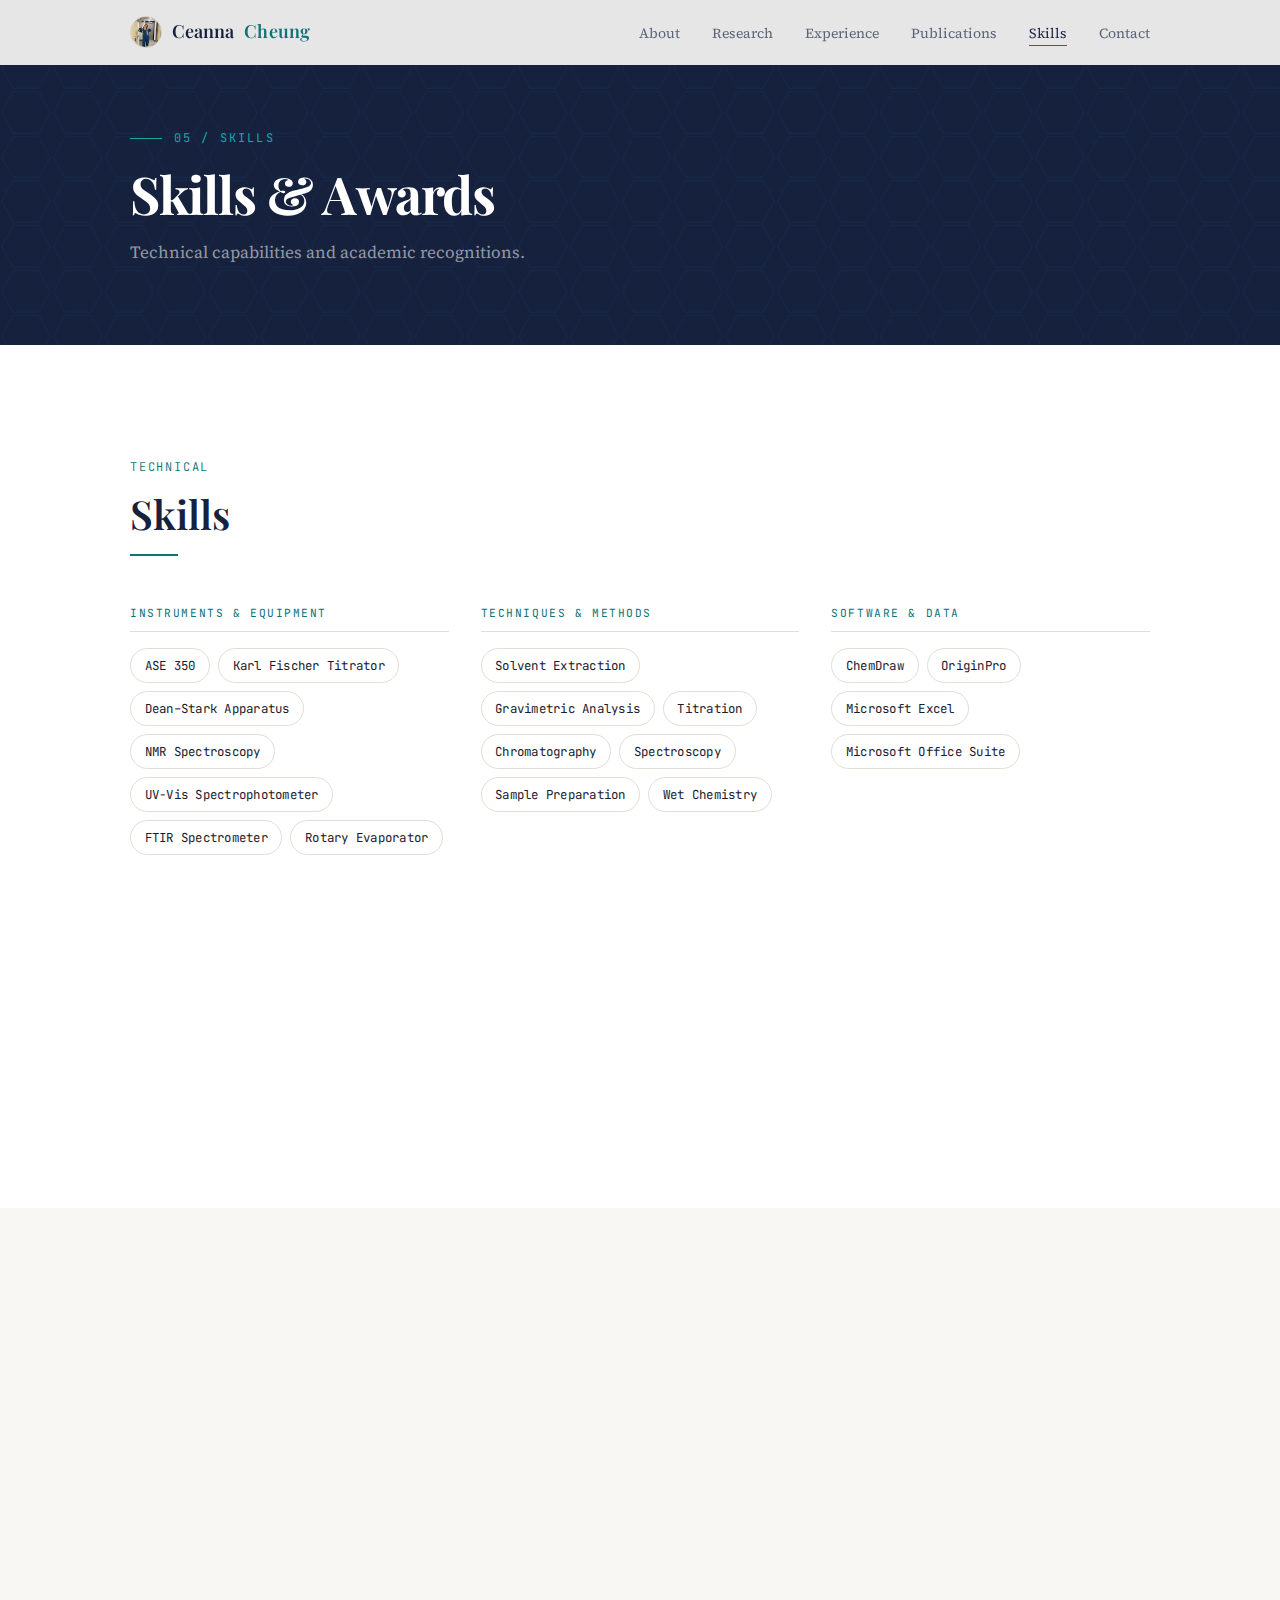
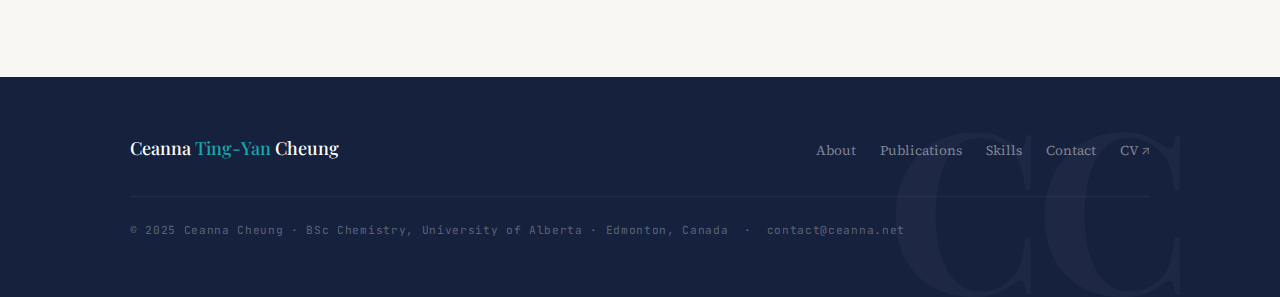
<file: skills.html>
<!DOCTYPE html>
<html lang="en">
<head>
  <meta charset="UTF-8" />
  <meta name="viewport" content="width=device-width, initial-scale=1.0" />
  <title>Skills — Ceanna Cheung</title>
  <meta name="description" content="Technical skills and awards — Ceanna Cheung. ASE 350, Karl Fischer, gravimetric analysis, scientific writing." />
  <meta property="og:title" content="Skills — Ceanna Cheung" />
  <meta property="og:image" content="assets/ceanna.jpg" />
  <meta property="og:type" content="website" />
  <link rel="icon" type="image/jpeg" href="assets/ceanna.jpg" />
  <link rel="preconnect" href="https://fonts.googleapis.com" /><link rel="preconnect" href="https://fonts.gstatic.com" crossorigin /><link href="https://fonts.googleapis.com/css2?family=Playfair+Display:ital,wght@0,400;0,500;0,600;0,700;1,400&family=Source+Serif+4:opsz,wght@8..60,300;8..60,400;8..60,500;8..60,600&family=JetBrains+Mono:wght@300;400&display=swap" rel="stylesheet" />
  <link rel="stylesheet" href="assets/style.css" />
</head>
<body>

  <nav class="nav" id="main-nav" role="navigation" aria-label="Main navigation">
    <div class="nav__inner">
      <a href="index.html" class="nav__logo" aria-label="Home">
        <img src="assets/ceanna.jpg" alt="Ceanna" />
        Ceanna <span>Cheung</span>
      </a>
      <ul class="nav__links" id="nav-links">
        <li><a href="about.html">About</a></li>
        <li><a href="research.html">Research</a></li>
        <li><a href="experience.html">Experience</a></li>
        <li><a href="publications.html">Publications</a></li>
        <li><a href="skills.html" class="active">Skills</a></li>
        <!--<li><a href="gallery.html">Gallery</a></li>**-->
        <li><a href="contact.html">Contact</a></li>
        
      </ul>
      <button class="nav__toggle" id="nav-toggle" aria-label="Toggle navigation" aria-expanded="false">
        <span></span><span></span><span></span>
      </button>
    </div>
  </nav>

  <main>
  <div class="page-hero">
    <div class="container">
      <div class="page-hero__content">
        <p class="page-hero__label">05 / Skills</p>
        <h1 class="page-hero__title">Skills &amp; Awards</h1>
        <p class="page-hero__sub">Technical capabilities and academic recognitions.</p>
      </div>
    </div>
  </div>

  <!-- Skills -->
  <section class="section section--alt">
    <div class="container">
      <p class="section-label reveal">Technical</p>
      <h2 class="section-heading reveal">Skills</h2>
      <hr class="section-rule reveal" />
      <div class="skills-grid">
        <div class="reveal">
          <div class="skills-group__label">Instruments &amp; Equipment</div>
          <div class="skills-tags">
            <span class="skill-tag">ASE 350</span>
            <span class="skill-tag">Karl Fischer Titrator</span>
            <span class="skill-tag">Dean–Stark Apparatus</span>
            <span class="skill-tag">NMR Spectroscopy</span>
            <span class="skill-tag">UV-Vis Spectrophotometer</span>
            <span class="skill-tag">FTIR Spectrometer</span>
            <span class="skill-tag">Rotary Evaporator</span>
          </div>
        </div>
        <div class="reveal reveal-delay-1">
          <div class="skills-group__label">Techniques &amp; Methods</div>
          <div class="skills-tags">
            <span class="skill-tag">Solvent Extraction</span>
            <span class="skill-tag">Gravimetric Analysis</span>
            <span class="skill-tag">Titration</span>
            <span class="skill-tag">Chromatography</span>
            <span class="skill-tag">Spectroscopy</span>
            <span class="skill-tag">Sample Preparation</span>
            <span class="skill-tag">Wet Chemistry</span>
          </div>
        </div>
        <div class="reveal reveal-delay-2">
          <div class="skills-group__label">Software &amp; Data</div>
          <div class="skills-tags">
            <span class="skill-tag">ChemDraw</span>
            <span class="skill-tag">OriginPro</span>
            <span class="skill-tag">Microsoft Excel</span>
            <span class="skill-tag">Microsoft Office Suite</span>
          </div>
        </div>
        <div class="reveal reveal-delay-3">
          <div class="skills-group__label">Professional Skills</div>
          <div class="skills-tags">
            <span class="skill-tag">Scientific Writing</span>
            <span class="skill-tag">Research Design</span>
            <span class="skill-tag">Data Analysis</span>
            <span class="skill-tag">Laboratory Safety</span>
            <span class="skill-tag">Peer Collaboration</span>
            <span class="skill-tag">Technical Reporting</span>
          </div>
        </div>
        <div class="reveal reveal-delay-4">
          <div class="skills-group__label">Languages</div>
          <div class="skills-tags">
            <span class="skill-tag">English</span>
            <span class="skill-tag">Cantonese</span>
            <span class="skill-tag">Mandarin</span>
          </div>
        </div>
      </div>
    </div>
  </section>

  <!-- Awards -->
  <section class="section">
    <div class="container">
      <p class="section-label reveal">Honours</p>
      <h2 class="section-heading reveal">Awards &amp; Honors</h2>
      <hr class="section-rule reveal" />
      <div class="awards-list" style="max-width:760px;">
        <div class="award-item reveal">
          <span class="award-item__icon">⭐</span>
          <div>
            <div class="award-item__title">First-Author Publication — Undergraduate Level</div>
            <div class="award-item__meta">Published in <em>The Canadian Journal of Chemical Engineering</em> · 2025</div>
          </div>
        </div>
      </div>
    </div>
  </section>
  </main>


  <footer class="footer" role="contentinfo">
    <div class="container">
      <div class="footer__inner">
        <div class="footer__name">Ceanna <span>Ting-Yan</span> Cheung</div>
        <ul class="footer__links" aria-label="Footer navigation">
          <li><a href="about.html">About</a></li>
          <li><a href="publications.html">Publications</a></li>
          <li><a href="skills.html">Skills</a></li>
          <li><a href="contact.html">Contact</a></li>
          <li><a href="https://google.com" target="_blank" rel="noopener">CV ↗</a></li>
        </ul>
      </div>
      <p class="footer__copy">
        © 2025 Ceanna Cheung · BSc Chemistry, University of Alberta · Edmonton, Canada &nbsp;·&nbsp; contact@ceanna.net
      </p>
    </div>
  </footer>

  <script>
    'use strict';
    const nav = document.getElementById('main-nav');
    window.addEventListener('scroll', () => {
      nav.classList.toggle('scrolled', window.scrollY > 20);
    }, { passive: true });
    const toggle = document.getElementById('nav-toggle');
    const navLinks = document.getElementById('nav-links');
    toggle.addEventListener('click', () => {
      const isOpen = navLinks.classList.toggle('open');
      toggle.classList.toggle('open', isOpen);
      toggle.setAttribute('aria-expanded', isOpen);
    });
    navLinks.querySelectorAll('a').forEach(link => {
      link.addEventListener('click', () => {
        navLinks.classList.remove('open');
        toggle.classList.remove('open');
        toggle.setAttribute('aria-expanded', 'false');
      });
    });
    document.querySelectorAll('.reveal').forEach(el => {
      new IntersectionObserver(([e], obs) => {
        if (e.isIntersecting) { e.target.classList.add('visible'); obs.unobserve(e.target); }
      }, { threshold: 0.1, rootMargin: '0px 0px -40px 0px' }).observe(el);
    });
  </script>
</body>
</html>
</file>
<file: styles.css>
/* Metallic Chic Color Scheme */
:root {
  --primary: #3D52A0;
  --secondary: #7091E6;
  --accent: #8697C4;
  --light-gray: #ADBBDA;
  --off-white: #EDE8F5;
  --dark: #333;
  --white: #fff;
  --success: #4CAF50;
  --warning: #FFC107;
  --danger: #F44336;
  --shadow: rgba(0, 0, 0, 0.1);
}

/* Base Styles */
* {
  margin: 0;
  padding: 0;
  box-sizing: border-box;
}

html {
  scroll-behavior: smooth;
}

body {
  font-family: 'Inter', sans-serif;
  line-height: 1.6;
  color: var(--dark);
  background-color: var(--off-white);
}

.container {
  width: 90%;
  max-width: 1200px;
  margin: 0 auto;
  padding: 0 20px;
}

section {
  padding: 80px 0;
}

h1, h2, h3, h4, h5, h6 {
  margin-bottom: 15px;
  line-height: 1.2;
}

p {
  margin-bottom: 15px;
}

a {
  text-decoration: none;
  color: var(--primary);
  transition: all 0.3s ease;
}

a:hover {
  color: var(--secondary);
}

ul {
  list-style-position: inside;
  margin-bottom: 15px;
}

.section-title {
  font-size: 2.5rem;
  text-align: center;
  color: var(--primary);
  margin-bottom: 10px;
}

.divider {
  height: 4px;
  width: 60px;
  background-color: var(--accent);
  margin: 0 auto 30px;
  border-radius: 2px;
}

.section-intro {
  text-align: center;
  font-size: 1.2rem;
  max-width: 700px;
  margin: 0 auto 40px;
  color: var(--dark);
}

.template-note {
  font-style: italic;
  color: #888;
  text-align: center;
  margin-top: 30px;
}

/* Buttons */
.btn {
  display: inline-block;
  padding: 12px 24px;
  border-radius: 50px;
  font-weight: 600;
  text-align: center;
  cursor: pointer;
  transition: all 0.3s ease;
  border: none;
  font-size: 1rem;
}

.btn-primary {
  background-color: var(--primary);
  color: var(--white);
}

.btn-primary:hover {
  background-color: var(--secondary);
  color: var(--white);
  transform: translateY(-3px);
  box-shadow: 0 5px 15px var(--shadow);
}

.btn-outline {
  background-color: transparent;
  color: var(--primary);
  border: 2px solid var(--primary);
}

.btn-outline:hover {
  background-color: var(--primary);
  color: var(--white);
  transform: translateY(-3px);
  box-shadow: 0 5px 15px var(--shadow);
}

.btn-block {
  display: block;
  width: 100%;
}

/* Navigation */
.navbar {
  position: fixed;
  top: 0;
  left: 0;
  width: 100%;
  background-color: var(--white);
  box-shadow: 0 2px 10px var(--shadow);
  z-index: 1000;
  padding: 15px 0;
  transition: all 0.3s ease;
}

.navbar .container {
  display: flex;
  justify-content: space-between;
  align-items: center;
}

.logo {
  font-size: 1.8rem;
  font-weight: 700;
  color: var(--primary);
}

.nav-links {
  display: flex;
  gap: 20px;
}

.nav-links a {
  color: var(--dark);
  font-weight: 500;
  position: relative;
}

.nav-links a:hover {
  color: var(--primary);
}

.nav-links a::after {
  content: '';
  position: absolute;
  bottom: -5px;
  left: 0;
  width: 0;
  height: 2px;
  background-color: var(--primary);
  transition: width 0.3s ease;
}

.nav-links a:hover::after {
  width: 100%;
}

.menu-btn {
  display: none;
  flex-direction: column;
  justify-content: space-between;
  width: 30px;
  height: 21px;
  cursor: pointer;
}

.menu-btn span {
  display: block;
  height: 3px;
  width: 100%;
  background-color: var(--primary);
  border-radius: 3px;
  transition: all 0.3s ease;
}

/* Hero Section */
.hero {
  padding: 150px 0 80px;
  background-color: var(--white);
  position: relative;
  overflow: hidden;
}

.hero .container {
  display: flex;
  align-items: center;
  justify-content: space-between;
  gap: 40px;
}

.hero-content {
  flex: 1;
}

.hero-content h1 {
  font-size: 3.5rem;
  color: var(--primary);
  margin-bottom: 15px;
}

.hero-content h2 {
  font-size: 2rem;
  color: var(--secondary);
  margin-bottom: 20px;
}

.hero-content p {
  font-size: 1.1rem;
  margin-bottom: 30px;
  color: var(--dark);
}

.hero-buttons {
  display: flex;
  gap: 15px;
}

.hero-image {
  flex: 1;
  display: flex;
  justify-content: center;
  align-items: center;
}

.profile-circle {
  width: 300px;
  height: 300px;
  border-radius: 50%;
  background-color: var(--light-gray);
  display: flex;
  justify-content: center;
  align-items: center;
  color: var(--white);
  font-weight: 600;
  box-shadow: 0 10px 30px var(--shadow);
}

.scroll-indicator {
  position: absolute;
  bottom: 30px;
  left: 50%;
  transform: translateX(-50%);
  text-align: center;
  color: var(--primary);
  font-weight: 500;
}

.mouse {
  width: 30px;
  height: 50px;
  border: 2px solid var(--primary);
  border-radius: 20px;
  margin: 10px auto;
  position: relative;
}

.wheel {
  width: 6px;
  height: 6px;
  background-color: var(--primary);
  border-radius: 50%;
  position: absolute;
  top: 10px;
  left: 50%;
  transform: translateX(-50%);
  animation: scroll 1.5s infinite;
}

@keyframes scroll {
  0% {
    opacity: 1;
    top: 10px;
  }
  100% {
    opacity: 0;
    top: 30px;
  }
}

/* About Section */
.about {
  background-color: var(--off-white);
}

.about-content {
  display: flex;
  gap: 40px;
  margin-bottom: 40px;
}

.about-image {
  flex: 1;
  display: flex;
  justify-content: center;
  align-items: center;
}

.profile-photo {
  width: 300px;
  height: 400px;
  background-color: var(--light-gray);
  border-radius: 10px;
  display: flex;
  justify-content: center;
  align-items: center;
  color: var(--white);
  font-weight: 600;
  box-shadow: 0 10px 30px var(--shadow);
}

.about-text {
  flex: 2;
}

.about-text h3 {
  font-size: 2rem;
  color: var(--primary);
  margin-bottom: 20px;
}

.personal-statement {
  background-color: var(--white);
  padding: 20px;
  border-radius: 10px;
  margin-top: 20px;
  box-shadow: 0 5px 15px var(--shadow);
}

.personal-statement h4 {
  color: var(--primary);
  margin-bottom: 10px;
}

.quote {
  font-style: italic;
  border-left: 3px solid var(--accent);
  padding-left: 15px;
}

.additional-info {
  margin-top: 40px;
}

.additional-info h3 {
  font-size: 1.8rem;
  color: var(--primary);
  margin-bottom: 20px;
}

.info-grid {
  display: flex;
  gap: 30px;
  margin-bottom: 30px;
}

.info-column {
  flex: 1;
}

.info-column h4 {
  color: var(--secondary);
  margin-bottom: 15px;
}

.personal-journey {
  background-color: var(--white);
  padding: 20px;
  border-radius: 10px;
  box-shadow: 0 5px 15px var(--shadow);
}

.personal-journey h4 {
  color: var(--primary);
  margin-bottom: 10px;
}

/* Education Section */
.education {
  background-color: var(--white);
}

.education-item {
  background-color: var(--off-white);
  border-radius: 10px;
  padding: 30px;
  margin-bottom: 30px;
  box-shadow: 0 5px 15px var(--shadow);
}

.education-item.template {
  opacity: 0.7;
}

.edu-header {
  display: flex;
  justify-content: space-between;
  align-items: flex-start;
  margin-bottom: 20px;
}

.edu-header h3 {
  font-size: 1.5rem;
  color: var(--primary);
  margin-bottom: 5px;
}

.edu-year {
  background-color: var(--primary);
  color: var(--white);
  padding: 5px 15px;
  border-radius: 50px;
  font-weight: 500;
}

.edu-details {
  margin-top: 20px;
}

.edu-section {
  margin-bottom: 20px;
}

.edu-section h4 {
  color: var(--secondary);
  margin-bottom: 10px;
}

.courses-grid {
  display: flex;
  gap: 30px;
}

.courses-grid ul {
  flex: 1;
}

.certifications {
  margin-top: 40px;
}

.certifications h3 {
  font-size: 1.8rem;
  color: var(--primary);
  margin-bottom: 20px;
}

.cert-grid {
  display: flex;
  gap: 20px;
  flex-wrap: wrap;
}

.cert-item {
  flex: 1;
  min-width: 250px;
  background-color: var(--off-white);
  padding: 20px;
  border-radius: 10px;
  box-shadow: 0 5px 15px var(--shadow);
}

.cert-item h4 {
  color: var(--primary);
  margin-bottom: 5px;
}

.cert-org {
  color: var(--secondary);
  font-weight: 500;
  margin-bottom: 5px;
}

.cert-date {
  color: #888;
  font-size: 0.9rem;
  margin-bottom: 10px;
}

/* Experience Section */
.experience {
  background-color: var(--off-white);
}

.experience-item {
  background-color: var(--white);
  border-radius: 10px;
  padding: 30px;
  margin-bottom: 30px;
  box-shadow: 0 5px 15px var(--shadow);
}

.experience-item.template {
  opacity: 0.7;
}

.exp-header {
  display: flex;
  justify-content: space-between;
  align-items: flex-start;
  margin-bottom: 20px;
}

.exp-header h3 {
  font-size: 1.5rem;
  color: var(--primary);
  margin-bottom: 5px;
}

.company {
  color: var(--secondary);
  font-weight: 500;
}

.exp-year {
  background-color: var(--primary);
  color: var(--white);
  padding: 5px 15px;
  border-radius: 50px;
  font-weight: 500;
}

.exp-details {
  margin-top: 20px;
}

.exp-section {
  margin-bottom: 20px;
}

.exp-section h4 {
  color: var(--secondary);
  margin-bottom: 10px;
}

.projects-list {
  display: flex;
  gap: 20px;
  flex-wrap: wrap;
}

.project-card {
  flex: 1;
  min-width: 250px;
  background-color: var(--off-white);
  padding: 20px;
  border-radius: 10px;
  box-shadow: 0 5px 15px var(--shadow);
}

.project-card h5 {
  color: var(--primary);
  margin-bottom: 10px;
}

.skills-grid {
  display: flex;
  gap: 30px;
}

.skills-grid div {
  flex: 1;
}

.skills-grid h5 {
  color: var(--primary);
  margin-bottom: 10px;
}

/* Skills Section */
.skills {
  background-color: var(--white);
}

.skills-container {
  display: flex;
  gap: 40px;
  margin-bottom: 40px;
}

.skills-column {
  flex: 1;
}

.skills-column h3 {
  font-size: 1.8rem;
  color: var(--primary);
  margin-bottom: 20px;
}

.skills-group {
  margin-bottom: 30px;
}

.skills-group h4 {
  color: var(--secondary);
  margin-bottom: 15px;
}

.skill-bars {
  display: flex;
  flex-direction: column;
  gap: 15px;
}

.skill-item {
  width: 100%;
}

.skill-info {
  display: flex;
  justify-content: space-between;
  margin-bottom: 5px;
}

.skill-bar {
  height: 10px;
  background-color: var(--light-gray);
  border-radius: 5px;
  overflow: hidden;
}

.skill-level {
  height: 100%;
  background-color: var(--primary);
  border-radius: 5px;
}

.skill-tags {
  display: flex;
  flex-wrap: wrap;
  gap: 10px;
}

.skill-tag {
  background-color: var(--light-gray);
  color: var(--primary);
  padding: 5px 15px;
  border-radius: 50px;
  font-weight: 500;
}

.languages {
  margin-top: 40px;
}

.languages h3 {
  font-size: 1.8rem;
  color: var(--primary);
  margin-bottom: 20px;
  text-align: center;
}

.language-grid {
  display: flex;
  justify-content: center;
  gap: 40px;
  flex-wrap: wrap;
}

.language-item {
  text-align: center;
}

.language-circle {
  width: 100px;
  height: 100px;
  border-radius: 50%;
  background-color: var(--primary);
  color: var(--white);
  display: flex;
  justify-content: center;
  align-items: center;
  font-weight: 600;
  margin: 0 auto 15px;
}

.language-item h4 {
  color: var(--primary);
  margin-bottom: 5px;
}

/* Projects Section */
.projects {
  background-color: var(--off-white);
}

.project-showcase {
  position: relative;
  height: 500px;
  margin-bottom: 20px;
}

.project-card {
  position: absolute;
  top: 0;
  left: 0;
  width: 100%;
  height: 100%;
  background-color: var(--white);
  border-radius: 10px;
  overflow: hidden;
  display: flex;
  opacity: 0;
  transform: translateX(50px);
  transition: all 0.5s ease;
  box-shadow: 0 10px 30px var(--shadow);
}

.project-card.active {
  opacity: 1;
  transform: translateX(0);
}

.project-image {
  flex: 1;
  background-color: var(--light-gray);
  display: flex;
  justify-content: center;
  align-items: center;
  color: var(--white);
  font-weight: 600;
}

.project-details {
  flex: 1;
  padding: 40px;
}

.project-category {
  display: inline-block;
  background-color: var(--light-gray);
  color: var(--primary);
  padding: 5px 15px;
  border-radius: 50px;
  font-weight: 500;
  margin-bottom: 15px;
}

.project-details h3 {
  font-size: 1.8rem;
  color: var(--primary);
  margin-bottom: 15px;
}

.project-skills {
  display: flex;
  flex-wrap: wrap;
  gap: 10px;
  margin: 20px 0;
}

.project-skills span {
  background-color: var(--light-gray);
  color: var(--primary);
  padding: 5px 15px;
  border-radius: 50px;
  font-weight: 500;
}

.project-navigation {
  display: flex;
  justify-content: center;
  gap: 10px;
  margin-bottom: 30px;
}

.nav-dot {
  width: 12px;
  height: 12px;
  border-radius: 50%;
  background-color: var(--light-gray);
  border: none;
  cursor: pointer;
  transition: all 0.3s ease;
}

.nav-dot.active {
  background-color: var(--primary);
  transform: scale(1.2);
}

.project-template {
  text-align: center;
  margin-top: 30px;
}

/* Contact Section */
.contact {
  background-color: var(--white);
}

.contact-container {
  display: flex;
  gap: 40px;
}

.contact-info {
  flex: 1;
}

.contact-info h3 {
  font-size: 1.8rem;
  color: var(--primary);
  margin-bottom: 30px;
}

.info-item {
  display: flex;
  gap: 20px;
  margin-bottom: 30px;
}

.info-icon {
  width: 50px;
  height: 50px;
  background-color: var(--light-gray);
  border-radius: 50%;
  display: flex;
  justify-content: center;
  align-items: center;
}

.info-icon svg {
  width: 24px;
  height: 24px;
  color: var(--primary);
}

.info-content h4 {
  color: var(--primary);
  margin-bottom: 5px;
}

.info-note {
  color: #888;
  font-size: 0.9rem;
}

.social-profiles {
  margin-top: 40px;
}

.social-profiles h4 {
  color: var(--primary);
  margin-bottom: 15px;
}

.social-icons {
  display: flex;
  gap: 15px;
}

.social-icon {
  width: 40px;
  height: 40px;
  background-color: var(--light-gray);
  border-radius: 50%;
  display: flex;
  justify-content: center;
  align-items: center;
  transition: all 0.3s ease;
}

.social-icon svg {
  width: 20px;
  height: 20px;
  color: var(--primary);
}

.social-icon:hover {
  background-color: var(--primary);
}

.social-icon:hover svg {
  color: var(--white);
}

.contact-form {
  flex: 1;
}

.contact-form h3 {
  font-size: 1.8rem;
  color: var(--primary);
  margin-bottom: 30px;
}

.form-group {
  margin-bottom: 20px;
}

.form-group label {
  display: block;
  margin-bottom: 5px;
  color: var(--dark);
  font-weight: 500;
}

.form-group input,
.form-group textarea {
  width: 100%;
  padding: 12px 15px;
  border: 1px solid var(--light-gray);
  border-radius: 5px;
  font-family: 'Inter', sans-serif;
  font-size: 1rem;
  transition: all 0.3s ease;
}

.form-group input:focus,
.form-group textarea:focus {
  outline: none;
  border-color: var(--primary);
  box-shadow: 0 0 0 2px rgba(61, 82, 160, 0.2);
}

/* Footer */
.footer {
  background-color: var(--primary);
  color: var(--white);
  padding: 60px 0 20px;
}

.footer-content {
  display: flex;
  justify-content: space-between;
  align-items: center;
  margin-bottom: 40px;
}

.footer-info h3 {
  font-size: 1.8rem;
  margin-bottom: 5px;
}

.footer-social {
  display: flex;
  gap: 15px;
}

.footer-social .social-link {
  width: 40px;
  height: 40px;
  background-color: rgba(255, 255, 255, 0.1);
  border-radius: 50%;
  display: flex;
  justify-content: center;
  align-items: center;
  transition: all 0.3s ease;
}

.footer-social .social-link svg {
  width: 20px;
  height: 20px;
  color: var(--white);
}

.footer-social .social-link:hover {
  background-color: var(--white);
}

.footer-social .social-link:hover svg {
  color: var(--primary);
}

.footer-bottom {
  text-align: center;
  padding-top: 20px;
  border-top: 1px solid rgba(255, 255, 255, 0.1);
}

.footer-bottom p {
  margin-bottom: 5px;
  font-size: 0.9rem;
}

/* Back to Top Button */
.back-to-top {
  position: fixed;
  bottom: 30px;
  right: 30px;
  width: 50px;
  height: 50px;
  background-color: var(--primary);
  color: var(--white);
  border-radius: 50%;
  display: flex;
  justify-content: center;
  align-items: center;
  cursor: pointer;
  opacity: 0;
  visibility: hidden;
  transition: all 0.3s ease;
  border: none;
  box-shadow: 0 5px 15px var(--shadow);
}

.back-to-top.visible {
  opacity: 1;
  visibility: visible;
}

.back-to-top svg {
  width: 24px;
  height: 24px;
}

.back-to-top:hover {
  background-color: var(--secondary);
  transform: translateY(-5px);
}

/* Responsive Styles */
@media (max-width: 992px) {
  .section-title {
    font-size: 2rem;
  }
  
  .hero-content h1 {
    font-size: 2.5rem;
  }
  
  .hero-content h2 {
    font-size: 1.5rem;
  }
  
  .about-content,
  .skills-container,
  .contact-container {
    flex-direction: column;
  }
  
  .profile-circle {
    width: 250px;
    height: 250px;
  }
  
  .profile-photo {
    width: 250px;
    height: 350px;
  }
  
  .project-card {
    flex-direction: column;
    height: auto;
  }
  
  .project-showcase {
    height: auto;
  }
  
  .project-image {
    height: 200px;
  }
}

@media (max-width: 768px) {
  .nav-links {
    display: none;
  }
  
  .menu-btn {
    display: flex;
  }
  
  .hero .container {
    flex-direction: column-reverse;
    text-align: center;
  }
  
  .hero-buttons {
    justify-content: center;
  }
  
  .edu-header,
  .exp-header {
    flex-direction: column;
  }
  
  .edu-year,
  .exp-year {
    margin-top: 10px;
  }
  
  .courses-grid,
  .skills-grid,
  .info-grid {
    flex-direction: column;
  }
}

@media (max-width: 576px) {
  section {
    padding: 60px 0;
  }
  
  .section-title {
    font-size: 1.8rem;
  }
  
  .hero-content h1 {
    font-size: 2rem;
  }
  
  .profile-circle {
    width: 200px;
    height: 200px;
  }
  
  .profile-photo {
    width: 200px;
    height: 280px;
  }
  
  .project-details {
    padding: 20px;
  }
  
  .cert-grid {
    flex-direction: column;
  }
}
</file>
<file: assets/style.css>
/* ============================================================
   CEANNA CHEUNG — PERSONAL WEBSITE
   Shared Stylesheet (style.css)
   ▸ Edit CSS variables at the top to restyle the entire site
   ============================================================ */

/* ── Design Tokens ── */
:root {
  --color-bg:         #F8F7F4;
  --color-surface:    #FFFFFF;
  --color-navy:       #16213E;
  --color-text:       #1C1C2E;
  --color-muted:      #5A6478;
  --color-teal:       #0D7377;
  --color-teal-light: #14A8AC;
  --color-sand:       #E8E2D5;
  --color-sand-dark:  #D4CCBE;
  --color-border:     #E2DDD6;

  --font-display: 'Playfair Display', Georgia, serif;
  --font-body:    'Source Serif 4', Georgia, serif;
  --font-mono:    'JetBrains Mono', 'Courier New', monospace;

  --radius-sm:  4px;
  --radius-md:  8px;
  --radius-lg:  16px;

  --shadow-sm: 0 1px 3px rgba(22,33,62,0.06), 0 1px 2px rgba(22,33,62,0.04);
  --shadow-md: 0 4px 12px rgba(22,33,62,0.08), 0 2px 4px rgba(22,33,62,0.04);
  --shadow-lg: 0 10px 30px rgba(22,33,62,0.10), 0 4px 8px rgba(22,33,62,0.06);

  --transition: 0.25s ease;
  --max-width: 1100px;
}

/* ── Reset & Base ── */
*, *::before, *::after { box-sizing: border-box; margin: 0; padding: 0; }

html { scroll-behavior: smooth; font-size: 16px; }

body {
  font-family: var(--font-body);
  background-color: var(--color-bg);
  color: var(--color-text);
  line-height: 1.75;
  -webkit-font-smoothing: antialiased;
}

img { max-width: 100%; display: block; }

a {
  color: var(--color-teal);
  text-decoration: none;
  transition: color var(--transition);
}
a:hover { color: var(--color-teal-light); }

/* ── Layout ── */
.container {
  max-width: var(--max-width);
  margin: 0 auto;
  padding: 0 clamp(1.25rem, 5vw, 2.5rem);
}

.section {
  padding: clamp(4rem, 9vw, 7rem) 0;
}

.section--alt { background-color: var(--color-surface); }

/* ── Section Typography ── */
.section-label {
  font-family: var(--font-mono);
  font-size: 0.75rem;
  font-weight: 300;
  letter-spacing: 0.15em;
  color: var(--color-teal);
  text-transform: uppercase;
  margin-bottom: 0.75rem;
}

.section-heading {
  font-family: var(--font-display);
  font-size: clamp(1.75rem, 4vw, 2.5rem);
  font-weight: 600;
  color: var(--color-navy);
  line-height: 1.2;
  margin-bottom: 1rem;
}

.section-subheading {
  font-size: 1.0625rem;
  color: var(--color-muted);
  max-width: 54ch;
  margin-bottom: 3rem;
}

.section-rule {
  width: 3rem;
  height: 2px;
  background: var(--color-teal);
  margin-bottom: 3rem;
  border: none;
}

/* ── Scroll Reveal ── */
.reveal {
  opacity: 0;
  transform: translateY(24px);
  transition: opacity 0.65s ease, transform 0.65s ease;
}
.reveal.visible { opacity: 1; transform: translateY(0); }
.reveal-delay-1 { transition-delay: 0.1s; }
.reveal-delay-2 { transition-delay: 0.2s; }
.reveal-delay-3 { transition-delay: 0.3s; }
.reveal-delay-4 { transition-delay: 0.4s; }

/* ── Navigation ── */
.nav {
  position: fixed;
  top: 0; left: 0; right: 0;
  z-index: 1000;
  background: rgba(248, 247, 244, 0.92);
  backdrop-filter: blur(12px);
  -webkit-backdrop-filter: blur(12px);
  border-bottom: 1px solid transparent;
  transition: border-color var(--transition);
}
.nav.scrolled { border-color: var(--color-border); }

.nav__inner {
  max-width: var(--max-width);
  margin: 0 auto;
  padding: 0 clamp(1.25rem, 5vw, 2.5rem);
  height: 64px;
  display: flex;
  align-items: center;
  justify-content: space-between;
}

.nav__logo {
  font-family: var(--font-display);
  font-size: 1.125rem;
  font-weight: 600;
  color: var(--color-navy);
  letter-spacing: 0.01em;
  display: flex;
  align-items: center;
  gap: 0.6rem;
}
.nav__logo img {
  width: 32px;
  height: 32px;
  border-radius: 50%;
  object-fit: cover;
  border: 1.5px solid var(--color-sand-dark);
}
.nav__logo span { color: var(--color-teal); }

.nav__links {
  display: flex;
  gap: 2rem;
  list-style: none;
}

.nav__links a {
  font-family: var(--font-body);
  font-size: 0.875rem;
  color: var(--color-muted);
  font-weight: 400;
  position: relative;
  transition: color var(--transition);
}
.nav__links a::after {
  content: '';
  position: absolute;
  bottom: -3px; left: 0;
  width: 0; height: 1px;
  background: var(--color-teal);
  transition: width var(--transition);
}
.nav__links a:hover,
.nav__links a.active { color: var(--color-navy); }
.nav__links a:hover::after,
.nav__links a.active::after { width: 100%; }

.nav__toggle {
  display: none;
  flex-direction: column;
  gap: 5px;
  cursor: pointer;
  padding: 4px;
  background: none;
  border: none;
}
.nav__toggle span {
  display: block;
  width: 22px; height: 1.5px;
  background: var(--color-navy);
  transition: all var(--transition);
}
.nav__toggle.open span:nth-child(1) { transform: translateY(6.5px) rotate(45deg); }
.nav__toggle.open span:nth-child(2) { opacity: 0; }
.nav__toggle.open span:nth-child(3) { transform: translateY(-6.5px) rotate(-45deg); }

/* ── Buttons ── */
.btn {
  display: inline-flex;
  align-items: center;
  gap: 0.5rem;
  padding: 0.75rem 1.5rem;
  border-radius: var(--radius-sm);
  font-family: var(--font-body);
  font-size: 0.9rem;
  font-weight: 500;
  cursor: pointer;
  transition: all var(--transition);
  white-space: nowrap;
  text-decoration: none;
}
.btn--primary {
  background: var(--color-teal);
  color: #fff;
  border: 1px solid var(--color-teal);
}
.btn--primary:hover {
  background: var(--color-navy);
  border-color: var(--color-navy);
  color: #fff;
  transform: translateY(-1px);
  box-shadow: var(--shadow-md);
}
.btn--secondary {
  background: transparent;
  color: var(--color-navy);
  border: 1px solid var(--color-sand-dark);
}
.btn--secondary:hover {
  border-color: var(--color-teal);
  color: var(--color-teal);
  transform: translateY(-1px);
}

/* ── Badges & Tags ── */
.badge {
  display: inline-block;
  background: rgba(13,115,119,0.08);
  color: var(--color-teal);
  border: 1px solid rgba(13,115,119,0.2);
  border-radius: 100px;
  padding: 0.2rem 0.75rem;
  font-family: var(--font-mono);
  font-size: 0.7rem;
  letter-spacing: 0.05em;
  margin-top: 0.75rem;
  margin-right: 0.4rem;
}

/* ── Placeholder notes (remove once you fill in content) ── */
.placeholder-note {
  display: inline-block;
  background: rgba(248,164,21,0.12);
  color: #8a5c00;
  border: 1px dashed rgba(248,164,21,0.5);
  border-radius: var(--radius-sm);
  padding: 0.15rem 0.5rem;
  font-family: var(--font-mono);
  font-size: 0.7rem;
  letter-spacing: 0.03em;
  vertical-align: middle;
  margin-left: 0.35rem;
}

/* ── Timeline (Education & Experience) ── */
.timeline {
  position: relative;
  padding-left: 2.5rem;
}
.timeline::before {
  content: '';
  position: absolute;
  left: 7px; top: 8px; bottom: 0;
  width: 1px;
  background: var(--color-border);
}
.timeline-item {
  position: relative;
  margin-bottom: 3rem;
}
.timeline-item:last-child { margin-bottom: 0; }
.timeline-item::before {
  content: '';
  position: absolute;
  left: -2.5rem; top: 10px;
  width: 14px; height: 14px;
  border-radius: 50%;
  background: var(--color-teal);
  border: 3px solid var(--color-bg);
  box-shadow: 0 0 0 1px var(--color-teal);
}
.timeline-item--alt::before {
  background: var(--color-surface);
  border-color: var(--color-teal);
}
.timeline-item__date {
  font-family: var(--font-mono);
  font-size: 0.75rem;
  color: var(--color-teal);
  letter-spacing: 0.08em;
  margin-bottom: 0.4rem;
}
.timeline-item__title {
  font-family: var(--font-display);
  font-size: 1.2rem;
  font-weight: 600;
  color: var(--color-navy);
  margin-bottom: 0.3rem;
}
.timeline-item__subtitle {
  font-size: 0.9375rem;
  color: var(--color-muted);
  margin-bottom: 0.75rem;
}
.timeline-item__body {
  font-size: 0.9375rem;
  color: var(--color-text);
  line-height: 1.7;
}
.timeline-item__body ul { padding-left: 1.25rem; margin-top: 0.5rem; }
.timeline-item__body li { margin-bottom: 0.35rem; }

/* ── Research Cards ── */
.research-grid {
  display: grid;
  grid-template-columns: repeat(auto-fill, minmax(260px, 1fr));
  gap: 1.5rem;
}
.research-card {
  background: var(--color-surface);
  border: 1px solid var(--color-border);
  border-radius: var(--radius-lg);
  padding: 2rem 1.75rem;
  transition: box-shadow var(--transition), transform var(--transition);
  position: relative;
  overflow: hidden;
}
.research-card::before {
  content: '';
  position: absolute;
  top: 0; left: 0; right: 0;
  height: 3px;
  background: linear-gradient(90deg, var(--color-teal), var(--color-teal-light));
  transform: scaleX(0);
  transform-origin: left;
  transition: transform var(--transition);
}
.research-card:hover { box-shadow: var(--shadow-md); transform: translateY(-3px); }
.research-card:hover::before { transform: scaleX(1); }
.research-card__icon { font-size: 1.75rem; margin-bottom: 1rem; display: block; }
.research-card__title {
  font-family: var(--font-display);
  font-size: 1.0625rem;
  font-weight: 600;
  color: var(--color-navy);
  margin-bottom: 0.6rem;
}
.research-card__desc {
  font-size: 0.9rem;
  color: var(--color-muted);
  line-height: 1.65;
}

/* ── Publications ── */
.publications-list { display: flex; flex-direction: column; gap: 2rem; }
.pub-item {
  display: grid;
  grid-template-columns: auto 1fr;
  gap: 1.5rem;
  padding: 1.75rem;
  background: var(--color-surface);
  border: 1px solid var(--color-border);
  border-radius: var(--radius-md);
  transition: box-shadow var(--transition);
}
.pub-item:hover { box-shadow: var(--shadow-md); }
.pub-item__number {
  font-family: var(--font-mono);
  font-size: 1.5rem;
  color: var(--color-sand-dark);
  font-weight: 300;
  line-height: 1;
  padding-top: 4px;
  min-width: 2rem;
}
.pub-item__title {
  font-family: var(--font-display);
  font-size: 1.0625rem;
  font-weight: 600;
  color: var(--color-navy);
  line-height: 1.4;
  margin-bottom: 0.5rem;
}
.pub-item__authors {
  font-size: 0.875rem;
  color: var(--color-muted);
  margin-bottom: 0.4rem;
}
.pub-item__authors strong { color: var(--color-teal); font-weight: 500; }
.pub-item__journal {
  font-size: 0.875rem;
  font-style: italic;
  color: var(--color-text);
  margin-bottom: 0.75rem;
}
.pub-item__links { display: flex; gap: 0.75rem; flex-wrap: wrap; }
.pub-link {
  font-family: var(--font-mono);
  font-size: 0.7rem;
  letter-spacing: 0.08em;
  text-transform: uppercase;
  padding: 0.3rem 0.8rem;
  border: 1px solid var(--color-border);
  border-radius: var(--radius-sm);
  color: var(--color-muted);
  transition: all var(--transition);
}
.pub-link:hover { border-color: var(--color-teal); color: var(--color-teal); }
.pub-tag {
  display: inline-block;
  font-family: var(--font-mono);
  font-size: 0.65rem;
  letter-spacing: 0.08em;
  text-transform: uppercase;
  padding: 0.2rem 0.6rem;
  border-radius: 100px;
  margin-left: 0.5rem;
  vertical-align: middle;
}
.pub-tag--published { background: rgba(13,115,119,0.1); color: var(--color-teal); border: 1px solid rgba(13,115,119,0.25); }
.pub-tag--review    { background: rgba(248,164,21,0.1); color: #A06000; border: 1px solid rgba(248,164,21,0.3); }
.pub-tag--prep      { background: rgba(90,100,120,0.08); color: var(--color-muted); border: 1px solid var(--color-border); }

/* ── Project Cards ── */
.projects-grid {
  display: grid;
  grid-template-columns: repeat(auto-fill, minmax(320px, 1fr));
  gap: 1.75rem;
}
.project-card {
  background: var(--color-surface);
  border: 1px solid var(--color-border);
  border-radius: var(--radius-lg);
  overflow: hidden;
  transition: box-shadow var(--transition), transform var(--transition);
}
.project-card:hover { box-shadow: var(--shadow-lg); transform: translateY(-4px); }
.project-card__header {
  background: linear-gradient(135deg, var(--color-navy) 0%, #253568 100%);
  padding: 1.75rem;
  position: relative;
  overflow: hidden;
}
.project-card__header::after {
  content: attr(data-label);
  position: absolute;
  bottom: -10px; right: -5px;
  font-family: var(--font-mono);
  font-size: 4.5rem;
  font-weight: 300;
  color: rgba(255,255,255,0.05);
  letter-spacing: -0.05em;
  pointer-events: none;
  line-height: 1;
}
.project-card__tag {
  font-family: var(--font-mono);
  font-size: 0.65rem;
  letter-spacing: 0.12em;
  text-transform: uppercase;
  color: rgba(20,168,172,0.85);
  margin-bottom: 0.6rem;
}
.project-card__title {
  font-family: var(--font-display);
  font-size: 1.125rem;
  color: #fff;
  font-weight: 600;
  line-height: 1.3;
}
.project-card__body { padding: 1.5rem 1.75rem; }
.project-card__desc {
  font-size: 0.9375rem;
  color: var(--color-muted);
  line-height: 1.7;
  margin-bottom: 1.25rem;
}
.project-card__tech { display: flex; gap: 0.5rem; flex-wrap: wrap; }
.tech-tag {
  font-family: var(--font-mono);
  font-size: 0.7rem;
  padding: 0.2rem 0.65rem;
  background: var(--color-sand);
  color: var(--color-text);
  border-radius: var(--radius-sm);
  letter-spacing: 0.04em;
}

/* ── Awards ── */
.awards-list { display: flex; flex-direction: column; gap: 1rem; }
.award-item {
  display: flex;
  gap: 1.25rem;
  align-items: flex-start;
  padding: 1.25rem 1.5rem;
  background: var(--color-surface);
  border: 1px solid var(--color-border);
  border-radius: var(--radius-md);
  transition: box-shadow var(--transition);
}
.award-item:hover { box-shadow: var(--shadow-sm); }
.award-item__icon { font-size: 1.375rem; flex-shrink: 0; margin-top: 2px; }
.award-item__title {
  font-size: 1rem;
  font-weight: 600;
  color: var(--color-navy);
  margin-bottom: 0.2rem;
}
.award-item__meta { font-size: 0.875rem; color: var(--color-muted); }

/* ── Skills ── */
.skills-grid {
  display: grid;
  grid-template-columns: repeat(auto-fill, minmax(260px, 1fr));
  gap: 2rem;
}
.skills-group__label {
  font-family: var(--font-mono);
  font-size: 0.7rem;
  letter-spacing: 0.14em;
  text-transform: uppercase;
  color: var(--color-teal);
  margin-bottom: 1rem;
  padding-bottom: 0.5rem;
  border-bottom: 1px solid var(--color-border);
}
.skills-tags { display: flex; flex-wrap: wrap; gap: 0.5rem; }
.skill-tag {
  font-family: var(--font-mono);
  font-size: 0.78rem;
  padding: 0.35rem 0.85rem;
  border: 1px solid var(--color-border);
  border-radius: 100px;
  color: var(--color-text);
  background: var(--color-surface);
  transition: all var(--transition);
  letter-spacing: 0.02em;
}
.skill-tag:hover {
  border-color: var(--color-teal);
  color: var(--color-teal);
  background: rgba(13,115,119,0.04);
}

/* ── Gallery ── */
.gallery-grid {
  display: grid;
  grid-template-columns: repeat(3, 1fr);
  gap: 1rem;
}
.gallery-item {
  position: relative;
  overflow: hidden;
  border-radius: var(--radius-md);
  background: var(--color-sand);
  aspect-ratio: 4/3;
}
.gallery-item:first-child { grid-column: span 2; aspect-ratio: 16/9; }
.gallery-item img {
  width: 100%; height: 100%;
  object-fit: cover;
  transition: transform 0.5s ease;
}
.gallery-item:hover img { transform: scale(1.04); }
.gallery-item__overlay {
  position: absolute; inset: 0;
  background: linear-gradient(to top, rgba(22,33,62,0.7) 0%, transparent 50%);
  opacity: 0;
  transition: opacity var(--transition);
  display: flex;
  align-items: flex-end;
  padding: 1rem;
}
.gallery-item:hover .gallery-item__overlay { opacity: 1; }
.gallery-item__caption { font-size: 0.8rem; color: rgba(255,255,255,0.9); font-style: italic; }
.gallery-placeholder {
  width: 100%; height: 100%;
  display: flex; flex-direction: column;
  align-items: center; justify-content: center;
  gap: 0.5rem;
  color: var(--color-muted);
  font-family: var(--font-mono);
  font-size: 0.65rem;
  text-align: center;
  letter-spacing: 0.04em;
  padding: 1rem;
  background: var(--color-sand);
}
.gallery-placeholder svg { width: 32px; height: 32px; opacity: 0.35; }

/* ── Contact ── */
.contact__wrapper {
  display: grid;
  grid-template-columns: 1fr 1fr;
  gap: clamp(2rem, 6vw, 5rem);
  align-items: start;
}
.contact__text p {
  font-size: 1rem;
  color: var(--color-muted);
  line-height: 1.8;
  margin-bottom: 1.5rem;
}
.contact__email-link {
  font-family: var(--font-display);
  font-size: 1.375rem;
  font-weight: 600;
  color: var(--color-navy);
  display: inline-block;
  margin-bottom: 2rem;
  transition: color var(--transition);
}
.contact__email-link:hover { color: var(--color-teal); }
.contact__socials { display: flex; flex-direction: column; gap: 0.75rem; }
.social-link {
  display: flex;
  align-items: center;
  gap: 1rem;
  padding: 0.875rem 1.25rem;
  background: var(--color-surface);
  border: 1px solid var(--color-border);
  border-radius: var(--radius-md);
  transition: all var(--transition);
  color: var(--color-text);
  text-decoration: none;
}
.social-link:hover {
  border-color: var(--color-teal);
  box-shadow: var(--shadow-sm);
  transform: translateX(4px);
  color: var(--color-teal);
}
.social-link__icon {
  width: 36px; height: 36px;
  border-radius: var(--radius-sm);
  background: var(--color-sand);
  display: flex; align-items: center; justify-content: center;
  flex-shrink: 0;
  font-size: 0.8rem;
  font-family: var(--font-mono);
  font-weight: 600;
  color: var(--color-navy);
}
.social-link__label { font-size: 0.9rem; font-weight: 500; }
.social-link__sub { font-size: 0.8rem; color: var(--color-muted); margin-top: 0.1rem; }
.social-link__arrow { margin-left: auto; color: var(--color-muted); font-size: 0.75rem; }
.contact__form {
  background: var(--color-surface);
  border: 1px solid var(--color-border);
  border-radius: var(--radius-lg);
  padding: 2rem;
}
.form-group { margin-bottom: 1.25rem; }
.form-label {
  display: block;
  font-family: var(--font-mono);
  font-size: 0.7rem;
  letter-spacing: 0.1em;
  text-transform: uppercase;
  color: var(--color-muted);
  margin-bottom: 0.4rem;
}
.form-input, .form-textarea {
  width: 100%;
  padding: 0.75rem 1rem;
  border: 1px solid var(--color-border);
  border-radius: var(--radius-sm);
  font-family: var(--font-body);
  font-size: 0.9375rem;
  color: var(--color-text);
  background: var(--color-bg);
  transition: border-color var(--transition), box-shadow var(--transition);
  outline: none;
}
.form-input:focus, .form-textarea:focus {
  border-color: var(--color-teal);
  box-shadow: 0 0 0 3px rgba(13,115,119,0.1);
}
.form-textarea { min-height: 120px; resize: vertical; }

/* ── Page Hero Banner (for inner pages) ── */
.page-hero {
  background: var(--color-navy);
  padding: clamp(5rem, 10vw, 8rem) 0 clamp(3rem, 6vw, 5rem);
  position: relative;
  overflow: hidden;
}
.page-hero::before {
  content: '';
  position: absolute;
  inset: 0;
  background-image: url("data:image/svg+xml,%3Csvg viewBox='0 0 600 400' xmlns='http://www.w3.org/2000/svg'%3E%3Cdefs%3E%3Cpattern id='h' x='0' y='0' width='60' height='52' patternUnits='userSpaceOnUse'%3E%3Cpolygon points='15,2 45,2 58,26 45,50 15,50 2,26' fill='none' stroke='%230D7377' stroke-width='0.8' opacity='0.4'/%3E%3C/pattern%3E%3C/defs%3E%3Crect width='600' height='400' fill='url(%23h)'/%3E%3C/svg%3E");
  opacity: 0.4;
}
.page-hero__content { position: relative; z-index: 1; }
.page-hero__label {
  font-family: var(--font-mono);
  font-size: 0.75rem;
  letter-spacing: 0.18em;
  color: var(--color-teal-light);
  text-transform: uppercase;
  margin-bottom: 1rem;
  display: flex;
  align-items: center;
  gap: 0.75rem;
}
.page-hero__label::before {
  content: '';
  display: inline-block;
  width: 2rem; height: 1px;
  background: var(--color-teal-light);
}
.page-hero__title {
  font-family: var(--font-display);
  font-size: clamp(2rem, 5vw, 3.25rem);
  font-weight: 700;
  color: #fff;
  line-height: 1.1;
  letter-spacing: -0.02em;
  margin-bottom: 1rem;
}
.page-hero__sub {
  font-size: 1.0625rem;
  color: rgba(255,255,255,0.55);
  max-width: 48ch;
}

/* ── Footer ── */
.footer {
  background: var(--color-navy);
  padding: 3.5rem 0;
  position: relative;
  overflow: hidden;
}
.footer::before {
  content: 'CC';
  position: absolute;
  right: clamp(2rem, 8vw, 6rem);
  bottom: -1rem;
  font-family: var(--font-display);
  font-size: clamp(8rem, 18vw, 14rem);
  font-weight: 700;
  color: rgba(255,255,255,0.035);
  line-height: 1;
  pointer-events: none;
  letter-spacing: -0.04em;
}
.footer__inner {
  position: relative; z-index: 1;
  display: flex;
  justify-content: space-between;
  align-items: center;
  flex-wrap: wrap;
  gap: 1.5rem;
}
.footer__name {
  font-family: var(--font-display);
  font-size: 1.125rem;
  color: #fff;
  font-weight: 500;
}
.footer__name span { color: var(--color-teal-light); }
.footer__links { display: flex; gap: 1.5rem; list-style: none; }
.footer__links a {
  font-family: var(--font-body);
  font-size: 0.85rem;
  color: rgba(255,255,255,0.45);
  transition: color var(--transition);
}
.footer__links a:hover { color: rgba(255,255,255,0.85); }
.footer__copy {
  font-family: var(--font-mono);
  font-size: 0.7rem;
  color: rgba(255,255,255,0.3);
  letter-spacing: 0.06em;
  width: 100%;
  margin-top: 2rem;
  padding-top: 1.5rem;
  border-top: 1px solid rgba(255,255,255,0.06);
}

/* ── Responsive ── */
@media (max-width: 640px) {
  .nav__links {
    display: none;
    position: fixed;
    top: 64px; left: 0; right: 0;
    background: rgba(248,247,244,0.97);
    flex-direction: column;
    padding: 1.5rem clamp(1.25rem, 5vw, 2.5rem);
    gap: 0;
    border-bottom: 1px solid var(--color-border);
    backdrop-filter: blur(12px);
  }
  .nav__links.open { display: flex; }
  .nav__links li { border-bottom: 1px solid var(--color-border); }
  .nav__links li:last-child { border-bottom: none; }
  .nav__links a { display: block; padding: 0.85rem 0; font-size: 0.9rem; color: var(--color-text); }
  .nav__links a::after { display: none; }
  .nav__toggle { display: flex; }

  .contact__wrapper { grid-template-columns: 1fr; }
  .pub-item { grid-template-columns: 1fr; gap: 0.5rem; }
  .gallery-grid { grid-template-columns: 1fr; }
  .gallery-item:first-child { grid-column: span 1; aspect-ratio: 4/3; }
}

@media (max-width: 768px) {
  .contact__wrapper { grid-template-columns: 1fr; }
  .research-grid { grid-template-columns: 1fr 1fr; }
}

@media (max-width: 500px) {
  .research-grid { grid-template-columns: 1fr; }
  .projects-grid { grid-template-columns: 1fr; }
}
</file>
